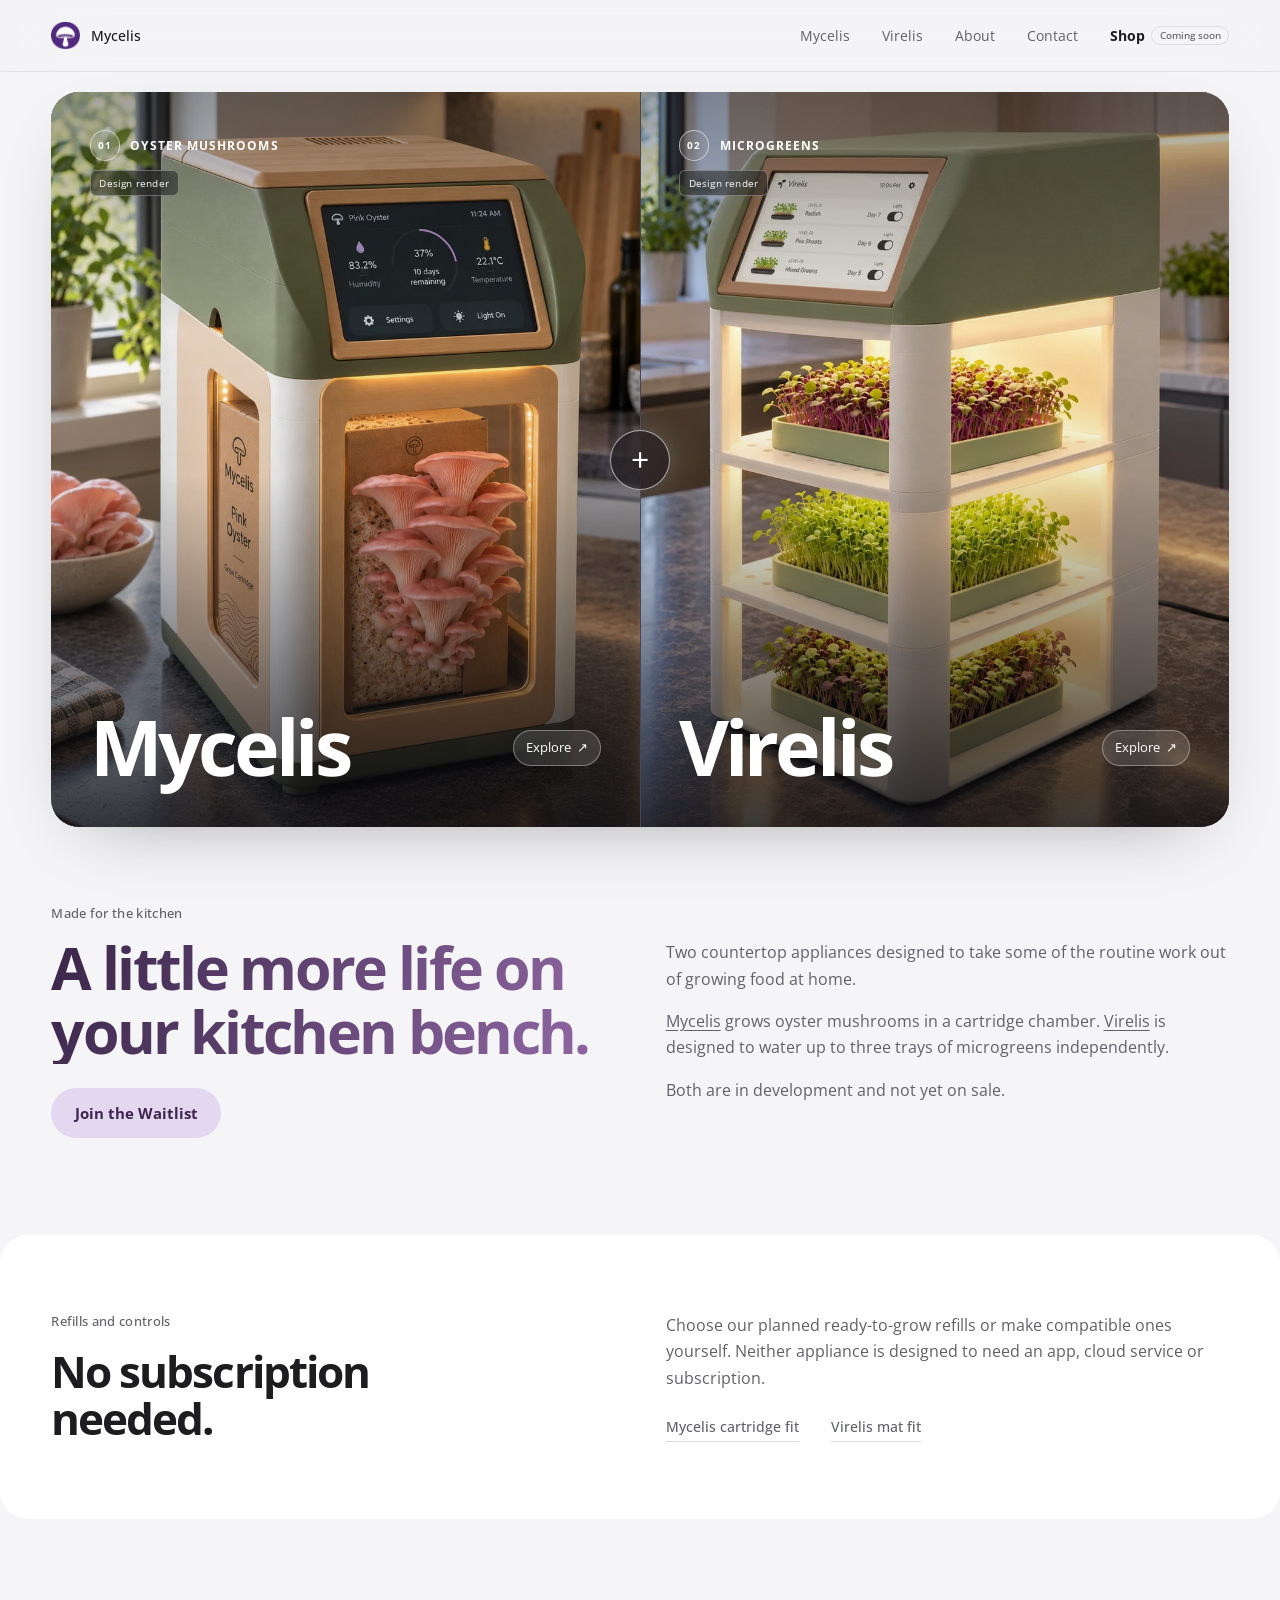
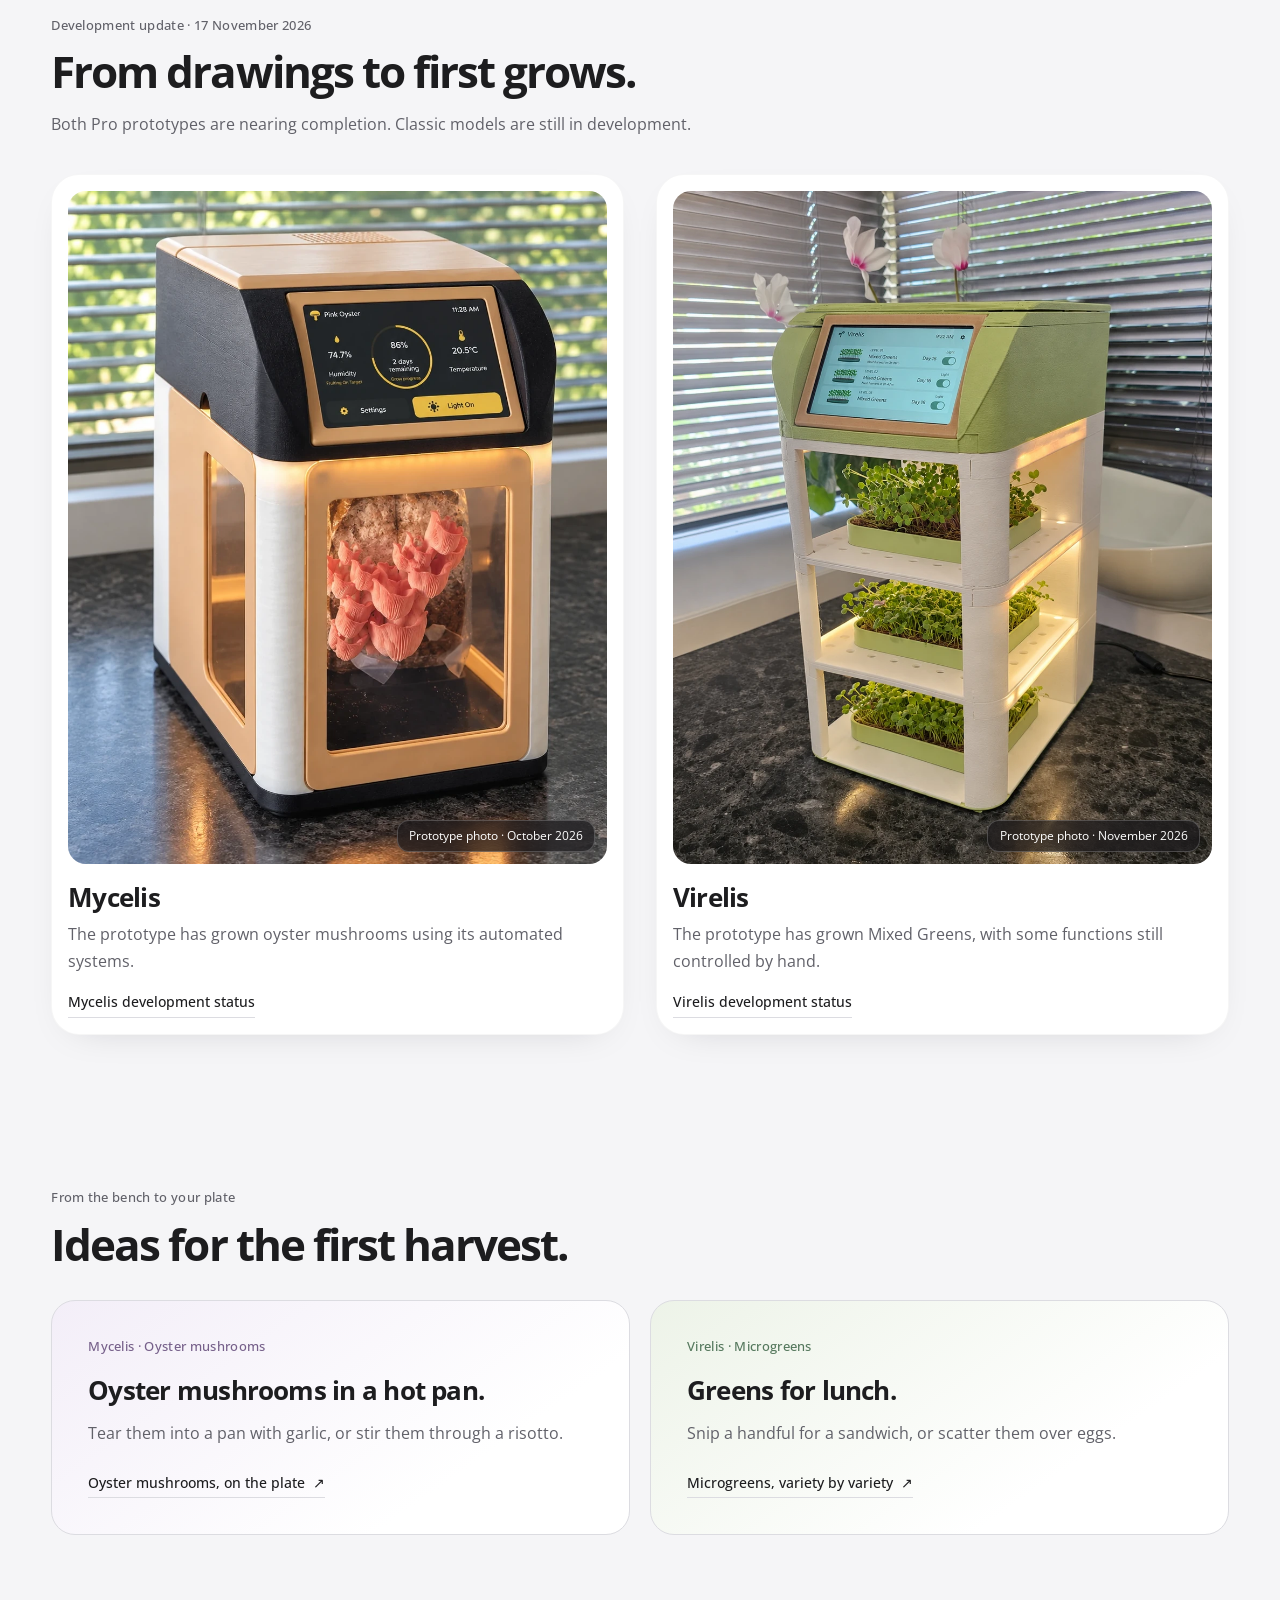
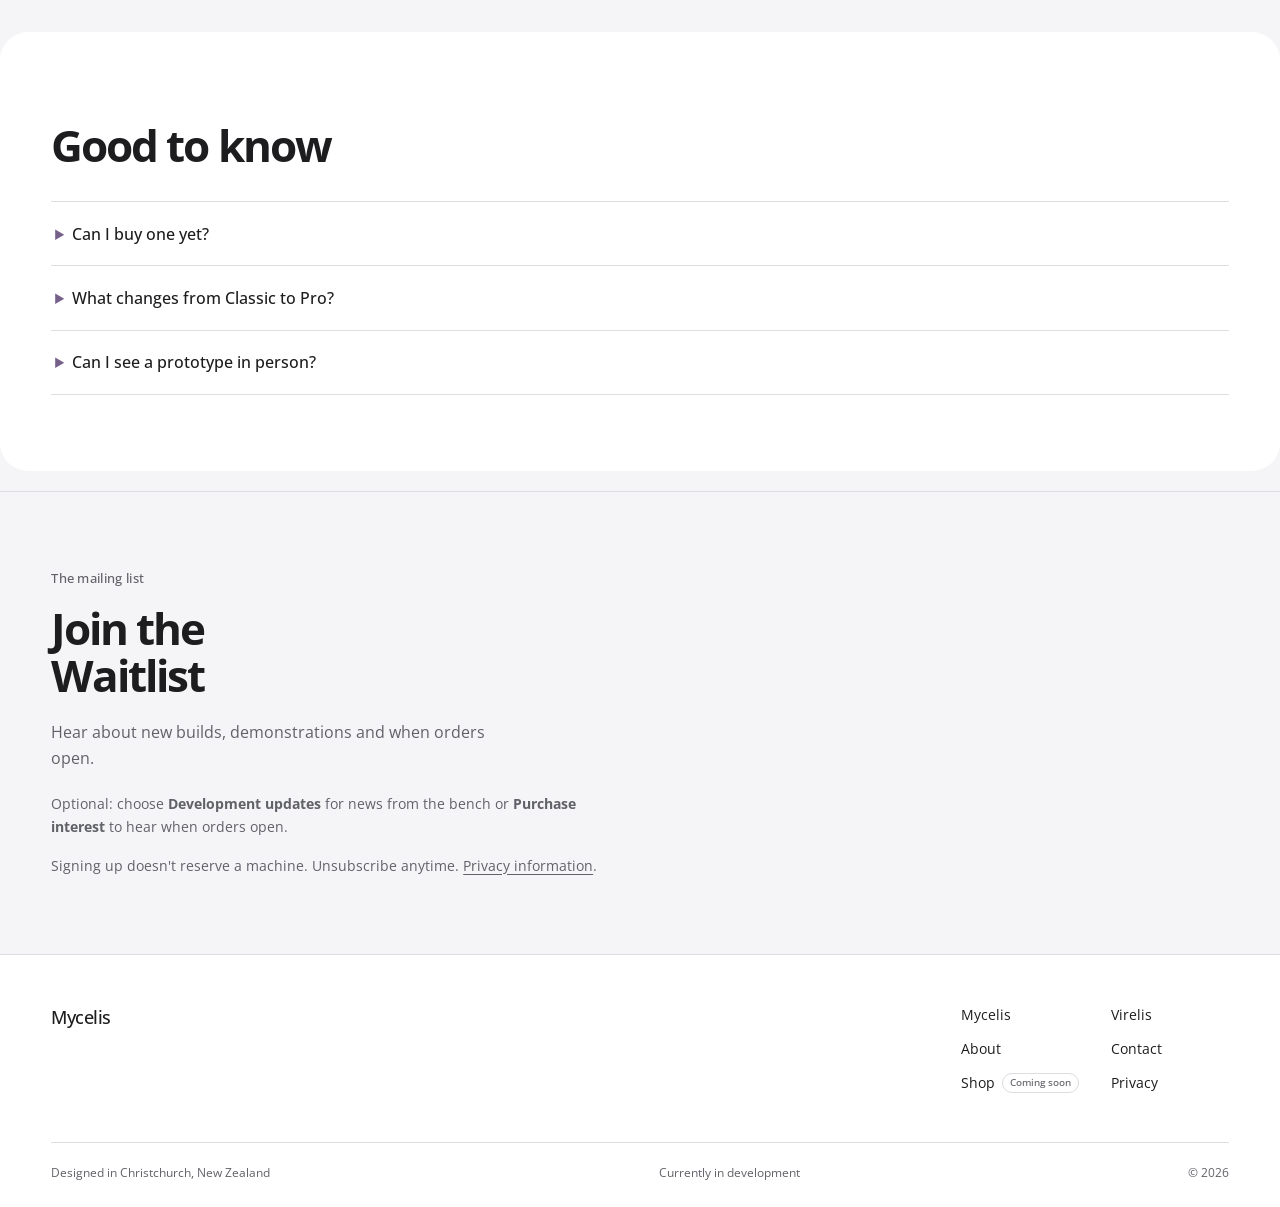
<file: index.html>
<!doctype html>
<html lang="en-NZ">
  <head>
    <meta charset="utf-8">
    <meta name="viewport" content="width=device-width, initial-scale=1">
    <title>Mycelis | Kitchen appliances for mushrooms and microgreens</title>
    <meta name="description" content="Meet Mycelis for oyster mushrooms and Virelis for microgreens: two countertop kitchen appliances designed to make home growing simpler to manage. In development.">
    <link rel="canonical" href="https://mycelis.co.nz/">
    <link rel="icon" href="assets/mycelis/logo.avif" type="image/avif">
    <meta name="theme-color" content="#f5f5f7">
    <meta property="og:type" content="website"><meta property="og:site_name" content="Mycelis">
    <meta property="og:title" content="Mycelis | Kitchen appliances for mushrooms and microgreens">
    <meta property="og:description" content="Kitchen appliances by Mycelis, designed to make home growing simpler to manage. Choose oyster mushrooms with Mycelis or microgreens with Virelis. In development.">
    <meta property="og:url" content="https://mycelis.co.nz/">
    <meta property="og:image" content="https://mycelis.co.nz/assets/branding/og-preview.png">
    <meta name="twitter:card" content="summary_large_image">
    <meta name="twitter:title" content="Mycelis | Kitchen appliances for mushrooms and microgreens">
    <meta name="twitter:description" content="Kitchen appliances by Mycelis, designed to make home growing simpler to manage. Choose oyster mushrooms with Mycelis or microgreens with Virelis. In development.">
    <meta name="twitter:image" content="https://mycelis.co.nz/assets/branding/og-preview.png">
    <link rel="stylesheet" href="css/styles.css?v=20261120-editorial">
    <script src="js/main.js" defer></script>
  </head>
  <body class="page-home">
    <a class="skip-link" href="#main">Skip to content</a>

    <header class="site-header" data-header>
      <div class="nav-shell">
        <a class="wordmark" href="index.html" aria-label="Mycelis home">
          <img src="assets/mycelis/logo.avif" alt="" width="42" height="42">
          <span>Mycelis</span>
        </a>
        <button class="menu-button" type="button" aria-expanded="false" aria-controls="primary-nav" data-menu-button>
          <span class="menu-label">Menu</span><span class="menu-lines" aria-hidden="true"></span>
        </button>
        <nav class="primary-nav" id="primary-nav" aria-label="Primary navigation" data-menu>
          <a href="mycelis.html">Mycelis</a>
          <a href="virelis.html">Virelis</a>
          <a href="about.html">About</a>
          <a href="contact.html">Contact</a><a class="nav-shop" href="https://mycelis-virelis-private-store.growmycelis.workers.dev/store" title="Coming soon · Password-protected sandbox preview" rel="nofollow">Shop <span class="shop-status">Coming soon</span></a>
        </nav>
      </div>
    </header>

    <main id="main">
      <section class="duel-hero" aria-label="Explore the two growing appliances">

        <a class="duel-panel duel-panel--mycelis" href="mycelis.html" aria-label="Explore Mycelis, the oyster mushroom growing appliance" data-product-panel>
          <figure class="duel-visual">
            <img class="duel-device" src="assets/mycelis/render-portrait.webp" alt="Green Mycelis appliance growing pink oyster mushrooms" width="1000" height="1250" fetchpriority="high">
          </figure>
          <div class="duel-copy">
            <p><span>01</span> Oyster mushrooms</p>
            <small class="duel-render-label">Design render</small>
            <div><strong class="duel-name">Mycelis</strong><span class="duel-link"><span>Explore</span><i aria-hidden="true">↗</i></span></div>
          </div>
        </a>

        <div class="duel-mark" aria-hidden="true">+</div>

        <a class="duel-panel duel-panel--virelis" href="virelis.html" aria-label="Explore Virelis, the microgreens growing appliance" data-product-panel>
          <figure class="duel-visual">
            <img class="duel-device" src="assets/virelis/render-portrait.webp" alt="Updated Virelis design render with a sage-green upper housing and three illuminated microgreens trays" width="1000" height="1250" fetchpriority="high">
          </figure>
          <div class="duel-copy">
            <p><span>02</span> Microgreens</p>
            <small class="duel-render-label">Design render</small>
            <div><strong class="duel-name">Virelis</strong><span class="duel-link"><span>Explore</span><i aria-hidden="true">↗</i></span></div>
          </div>
        </a>
      </section>

      <section class="content-split home-intro" aria-labelledby="intro-title">
        <div class="home-intro-heading">
          <p class="section-index">Made for the kitchen</p>
          <h1 id="intro-title">A little more life on your kitchen bench.</h1>
          <a class="solid-link solid-link--purple" href="#waitlist">Join the Waitlist</a>
        </div>
        <div class="prose">
          <p>Two countertop appliances designed to take some of the routine work out of growing food at home.</p>
          <p><a href="mycelis.html">Mycelis</a> grows oyster mushrooms in a cartridge chamber. <a href="virelis.html">Virelis</a> is designed to water up to three trays of microgreens independently.</p>
          <p>Both are in development and not yet on sale.</p>
        </div>
      </section>

      <section class="content-split grow-your-way" aria-labelledby="home-diy-title">
        <div><p class="section-index">Refills and controls</p><h2 id="home-diy-title">No subscription needed.</h2></div>
        <div class="prose">
          <p>Choose our planned ready-to-grow refills or make compatible ones yourself. Neither appliance is designed to need an app, cloud service or subscription.</p>
          <div class="text-links"><a class="arrow-link" href="mycelis.html#mycelis-compatibility">Mycelis cartridge fit</a><a class="arrow-link" href="virelis.html#virelis-compatibility">Virelis mat fit</a></div>
        </div>
      </section>

      <section class="development-overview" aria-labelledby="prototype-title">
        <div class="development-overview-heading">
          <p class="section-index">Development update · 17 November 2026</p>
          <h2 id="prototype-title">From drawings to first grows.</h2>
          <p>Both Pro prototypes are nearing completion. Classic models are still in development.</p>
        </div>
        <div class="prototype-grid">
          <article class="prototype-card">
            <figure>
              <img src="assets/mycelis/prototype-portrait.webp" alt="October 2026 Mycelis prototype growing pink oyster mushrooms, with its screen and chamber light on" width="1000" height="1250" loading="lazy">
              <figcaption>Prototype photo · October 2026</figcaption>
            </figure>
            <h3>Mycelis</h3>
            <p>The prototype has grown oyster mushrooms using its automated systems.</p>
            <a class="arrow-link" href="mycelis.html#mycelis-prototype-title">Mycelis development status</a>
          </article>
          <article class="prototype-card">
            <figure>
              <img src="assets/virelis/prototype-growing-nov-2026.webp" alt="November 2026 Virelis prototype growing microgreens on three illuminated shelves, with a touchscreen" width="1000" height="1250" loading="lazy">
              <figcaption>Prototype photo · November 2026</figcaption>
            </figure>
            <h3>Virelis</h3>
            <p>The prototype has grown Mixed Greens, with some functions still controlled by hand.</p>
            <a class="arrow-link" href="virelis.html#virelis-development-title">Virelis development status</a>
          </article>
        </div>
      </section>

      <section class="food-overview" aria-labelledby="home-food-title">
        <div class="section-heading">
          <p class="section-index">From the bench to your plate</p>
          <h2 id="home-food-title">Ideas for the first harvest.</h2>
          </div>
        <div class="food-grid">
          <article class="food-card food-card--mycelis">
            <p class="product-name product-name--mycelis">Mycelis · Oyster mushrooms</p>
            <h3>Oyster mushrooms in a hot pan.</h3>
            <p>Tear them into a pan with garlic, or stir them through a risotto.</p>
            <a class="arrow-link" href="mycelis.html#mycelis-food">Oyster mushrooms, on the plate <span aria-hidden="true">↗</span></a>
          </article>
          <article class="food-card food-card--virelis">
            <p class="product-name product-name--virelis">Virelis · Microgreens</p>
            <h3>Greens for lunch.</h3>
            <p>Snip a handful for a sandwich, or scatter them over eggs.</p>
            <a class="arrow-link" href="virelis.html#virelis-food">Microgreens, variety by variety <span aria-hidden="true">↗</span></a>
          </article>
        </div>
      </section>

      <section class="faq-section" aria-labelledby="home-questions-title">
        <div class="section-heading"><h2 id="home-questions-title">Good to know</h2></div>
        <div class="faq-list">
          <details><summary>Can I buy one yet?</summary><div class="prose"><p>No. Both machines are in development, and orders and preorders are not open. The Shop button leads to a password-protected preview, not a live checkout.</p></div></details>
          <details><summary>What changes from Classic to Pro?</summary><div class="prose"><p>Both are designed to handle routine growing tasks. Classic uses tactile controls. Pro adds a touchscreen, light scheduling and harvest estimates. Compare <a href="mycelis.html#mycelis-models">Mycelis models</a> and <a href="virelis.html#virelis-models">Virelis models</a>.</p></div></details>
          <details><summary>Can I see a prototype in person?</summary><div class="prose"><p>We plan to show them at Sunday markets, but no event is confirmed. <a href="#waitlist">Join the waitlist</a> for announcements or see <a href="about.html#availability">what's planned</a>.</p></div></details>
        </div>
      </section>

      <section class="waitlist" id="waitlist" aria-labelledby="waitlist-title">
        <div class="waitlist-copy">
          <div class="waitlist-heading">
          <p class="section-index">The mailing list</p>
          <h2 id="waitlist-title">Join the Waitlist</h2>
          <p>Hear about new builds, demonstrations and when orders open.</p>
          </div>
          <div class="waitlist-notes">
          <p class="signup-note" id="signup-preference-note">Optional: choose <strong>Development updates</strong> for news from the bench or <strong>Purchase interest</strong> to hear when orders open.</p>
          <p class="signup-note">Signing up doesn't reserve a machine. Unsubscribe anytime. <a class="inline-link" href="privacy.html">Privacy information</a>.</p>
          </div>
        </div>
        <div class="waitlist-form-slot">
          <div class="waitlist-embed" aria-label="Join the Mycelis and Virelis mailing list" aria-describedby="signup-preference-note">
            <script async src="https://eocampaign1.com/form/ec371e40-a904-11f1-9cf6-f92ba149cddb.js" data-form="ec371e40-a904-11f1-9cf6-f92ba149cddb"></script>
            <noscript><p>JavaScript is required to load the signup form. You can also email <a href="mailto:hello@mycelis.co.nz">hello@mycelis.co.nz</a>.</p></noscript>
          </div>
        </div>
      </section>
    </main>

    <footer class="site-footer">
      <div class="footer-primary">
        <a class="footer-mark" href="index.html">Mycelis</a>
        <nav aria-label="Footer navigation"><a href="mycelis.html">Mycelis</a><a href="virelis.html">Virelis</a><a href="about.html">About</a><a href="contact.html">Contact</a><a class="nav-shop" href="https://mycelis-virelis-private-store.growmycelis.workers.dev/store" title="Coming soon · Password-protected sandbox preview" rel="nofollow">Shop <span class="shop-status">Coming soon</span></a><a href="privacy.html">Privacy</a></nav>
      </div>
      <div class="footer-meta"><span>Designed in Christchurch, New Zealand</span><span>Currently in development</span><span>© 2026</span></div>
    </footer>
  </body>
</html>
</file>
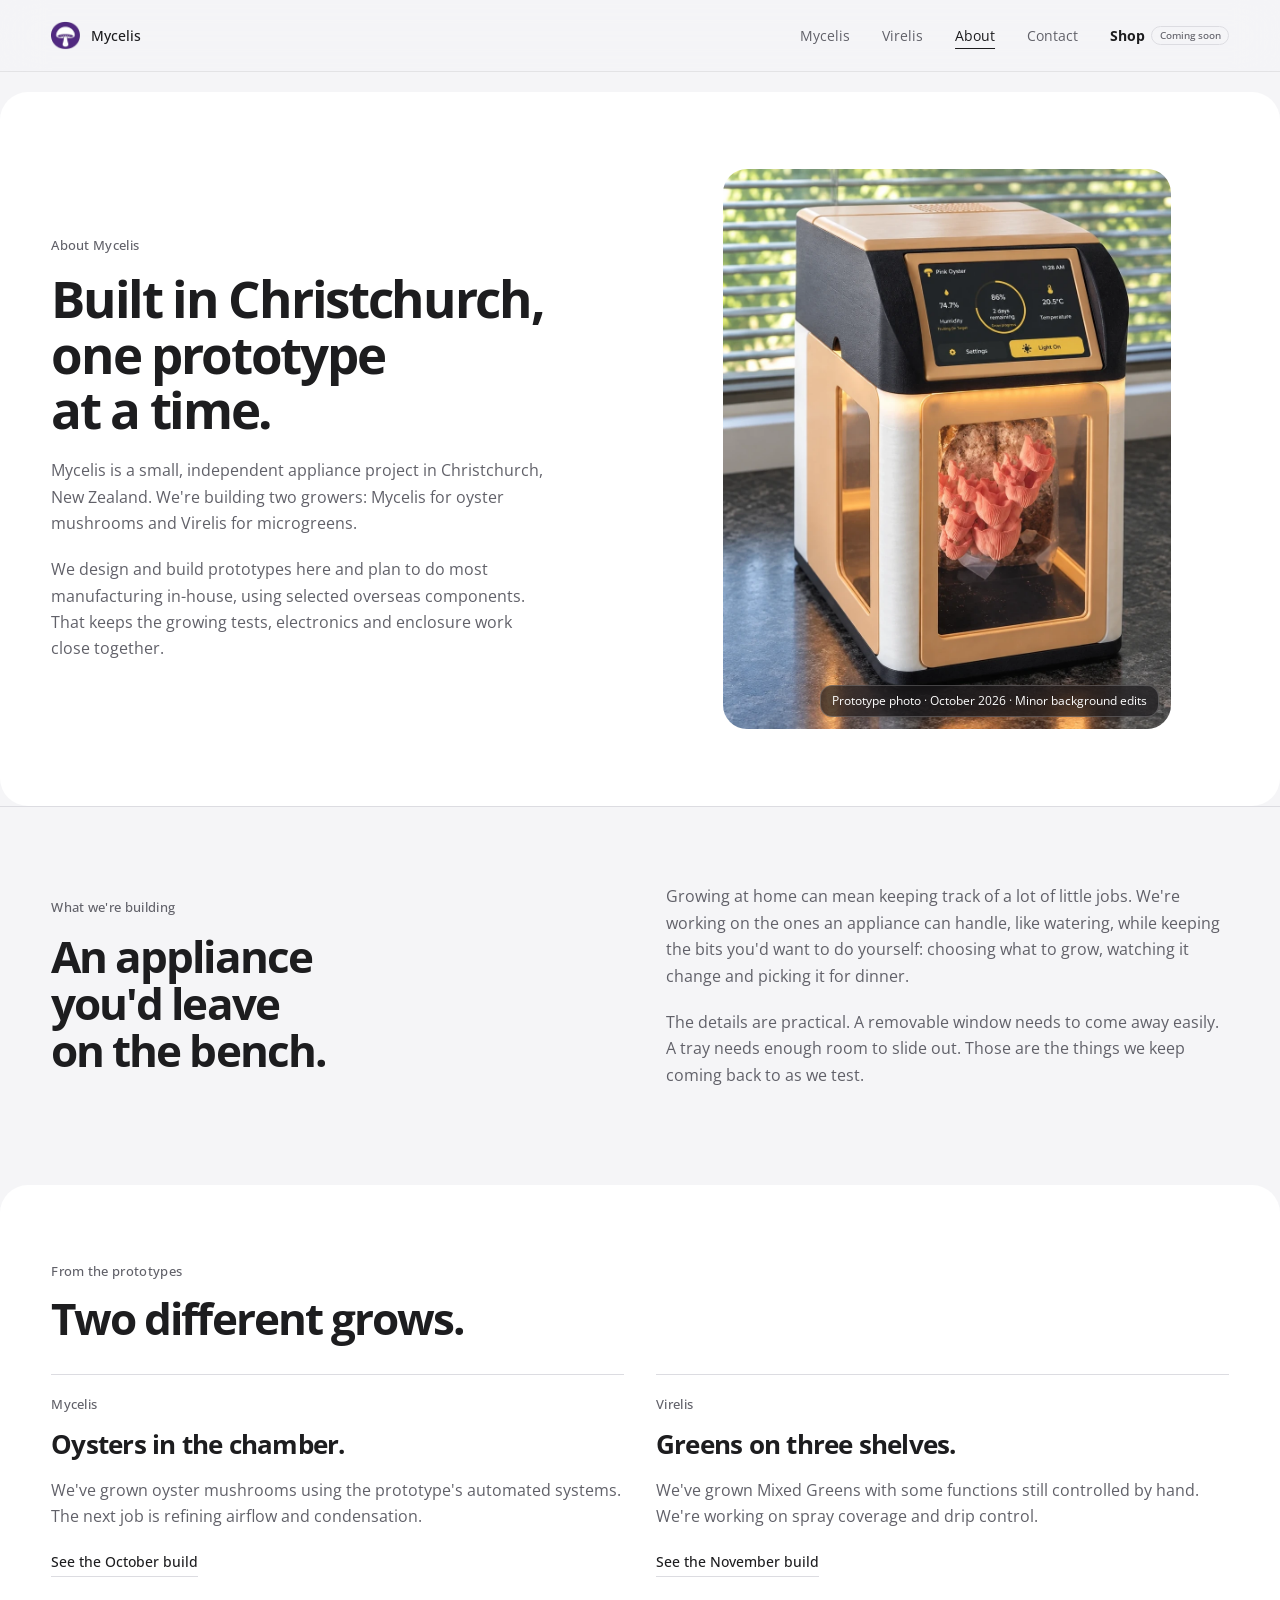
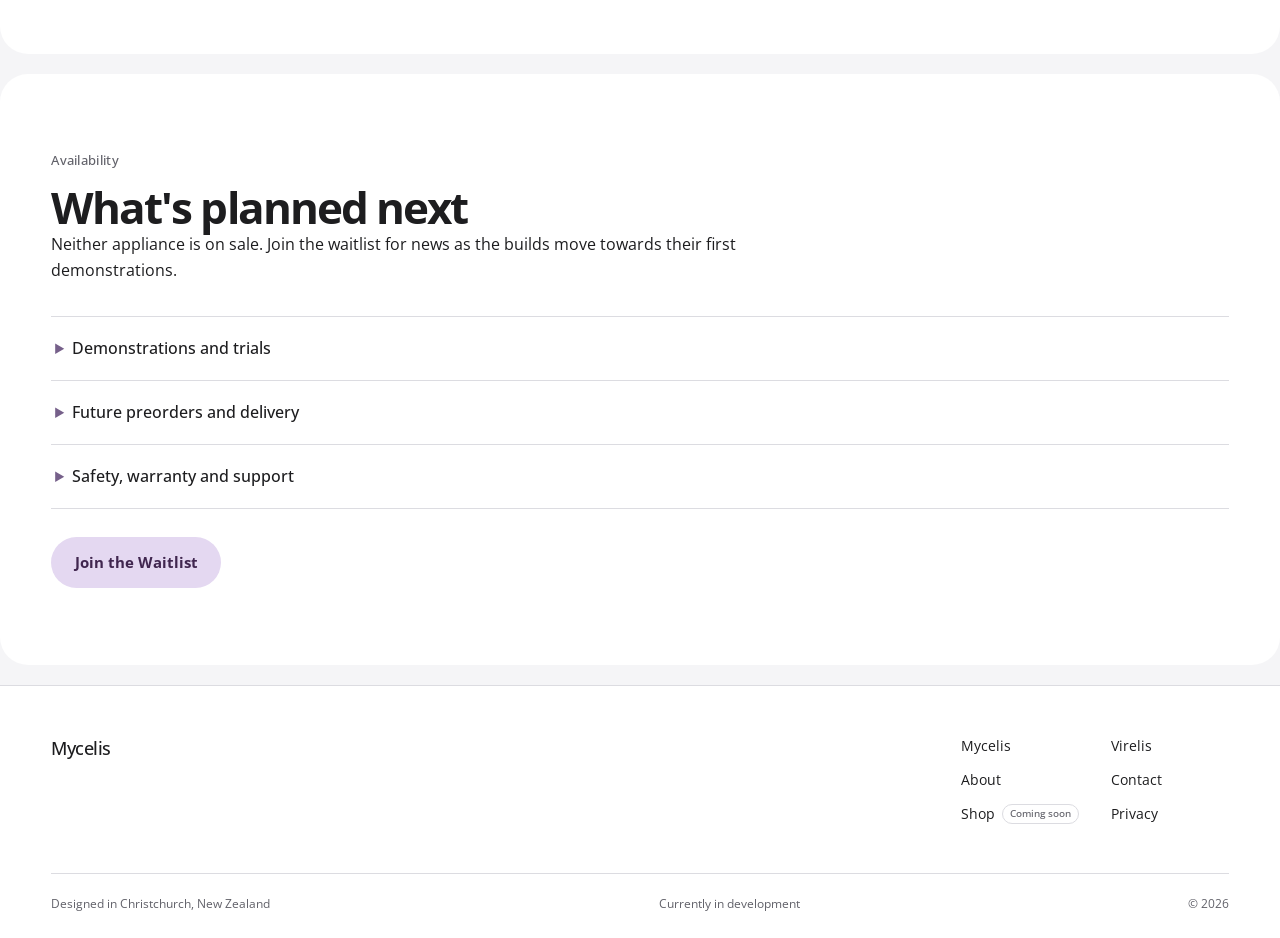
<file: about.html>
<!doctype html>
<html lang="en-NZ">
  <head>
    <meta charset="utf-8">
    <meta name="viewport" content="width=device-width, initial-scale=1">
    <title>About | Mycelis</title>
    <meta name="description" content="Meet the Christchurch project developing the Mycelis mushroom grower and Virelis microgreens grower. See the prototypes and what's planned next.">
    <link rel="canonical" href="https://mycelis.co.nz/about.html">
    <link rel="icon" href="assets/mycelis/logo.avif" type="image/avif"><meta name="theme-color" content="#f5f5f7">
    <meta property="og:type" content="website"><meta property="og:site_name" content="Mycelis"><meta property="og:title" content="About | Mycelis"><meta property="og:description" content="Meet the Christchurch project developing the Mycelis mushroom grower and Virelis microgreens grower. See the prototypes and what's planned next."><meta property="og:url" content="https://mycelis.co.nz/about.html"><meta property="og:image" content="https://mycelis.co.nz/assets/branding/og-preview.png">
    <meta name="twitter:card" content="summary_large_image"><meta name="twitter:title" content="About | Mycelis"><meta name="twitter:description" content="Meet the Christchurch project developing the Mycelis mushroom grower and Virelis microgreens grower. See the prototypes and what's planned next."><meta name="twitter:image" content="https://mycelis.co.nz/assets/branding/og-preview.png">
    <link rel="stylesheet" href="css/styles.css?v=20261120-editorial"><script src="js/main.js" defer></script>
  </head>
  <body class="page-about">
    <a class="skip-link" href="#main">Skip to content</a>
    <header class="site-header" data-header><div class="nav-shell"><a class="wordmark" href="index.html" aria-label="Mycelis home"><img src="assets/mycelis/logo.avif" alt="" width="42" height="42"><span>Mycelis</span></a><button class="menu-button" type="button" aria-expanded="false" aria-controls="primary-nav" data-menu-button><span class="menu-label">Menu</span><span class="menu-lines" aria-hidden="true"></span></button><nav class="primary-nav" id="primary-nav" aria-label="Primary navigation" data-menu><a href="mycelis.html">Mycelis</a><a href="virelis.html">Virelis</a><a href="about.html" aria-current="page">About</a><a href="contact.html">Contact</a><a class="nav-shop" href="https://mycelis-virelis-private-store.growmycelis.workers.dev/store" title="Coming soon · Password-protected sandbox preview" rel="nofollow">Shop <span class="shop-status">Coming soon</span></a></nav></div></header>

    <main id="main">
      <section class="about-hero about-hero--with-image about-hero--prototype" aria-labelledby="about-title">
        <div class="about-hero-copy">
          <div class="about-intro"><p class="section-index">About Mycelis</p><h1 id="about-title">Built in Christchurch, one prototype at a time.</h1></div>
          <div class="about-hero-notes">
            <p>Mycelis is a small, independent appliance project in Christchurch, New Zealand. We're building two growers: Mycelis for oyster mushrooms and Virelis for microgreens.</p>
            <p>We design and build prototypes here and plan to do most manufacturing in-house, using selected overseas components. That keeps the growing tests, electronics and enclosure work close together.</p>
          </div>
        </div>
        <figure><img src="assets/mycelis/prototype-portrait.webp" alt="October Mycelis prototype with pink oyster mushrooms growing in the illuminated chamber" width="1000" height="1250" fetchpriority="high"><figcaption>Prototype photo · October 2026 · Minor background edits</figcaption></figure>
      </section>

      <section class="design-intent" aria-labelledby="intent-title">
        <div><p class="section-index">What we're building</p><h2 id="intent-title">An appliance you'd leave on the bench.</h2></div>
        <div><p>Growing at home can mean keeping track of a lot of little jobs. We're working on the ones an appliance can handle, like watering, while keeping the bits you'd want to do yourself: choosing what to grow, watching it change and picking it for dinner.</p><p>The details are practical. A removable window needs to come away easily. A tray needs enough room to slide out. Those are the things we keep coming back to as we test.</p></div>
      </section>

      <section class="build-notes" aria-labelledby="build-notes-title">
        <div class="section-heading"><p class="section-index">From the prototypes</p><h2 id="build-notes-title">Two different grows.</h2></div>
        <div class="build-notes-grid">
          <article><p class="section-index">Mycelis</p><h3>Oysters in the chamber.</h3><p>We've grown oyster mushrooms using the prototype's automated systems. The next job is refining airflow and condensation.</p><a class="arrow-link" href="mycelis.html#mycelis-prototype-title">See the October build</a></article>
          <article><p class="section-index">Virelis</p><h3>Greens on three shelves.</h3><p>We've grown Mixed Greens with some functions still controlled by hand. We're working on spray coverage and drip control.</p><a class="arrow-link" href="virelis.html#virelis-development-title">See the November build</a></article>
        </div>
      </section>

      <section class="faq-section" id="availability" aria-labelledby="availability-title">
        <div class="section-heading"><p class="section-index">Availability</p><h2 id="availability-title">What's planned next</h2><p>Neither appliance is on sale. Join the waitlist for news as the builds move towards their first demonstrations.</p></div>
        <div class="faq-list">
          <details><summary>Demonstrations and trials</summary><div class="prose"><p>We're planning supervised Sunday market demonstrations. No date is confirmed. Customer loans and in-home trials will wait until electrical safety has been assessed. Registering interest doesn't book a demo or trial.</p></div></details>
          <details><summary>Future preorders and delivery</summary><div class="prose"><p>We're planning refundable, full-payment preorders once the designs, supply and production capacity are ready. Exact terms and the opening date are not confirmed. Delivery across New Zealand is planned; rates will be confirmed before orders open.</p></div></details>
          <details><summary>Safety, warranty and support</summary><div class="prose"><p>All four models still need qualified electrical and product safety review before customer use. No formal approval has been obtained. We're planning a one-year warranty alongside your Consumer Guarantees Act rights. Final terms and care guidance will be published before sales. In the meantime, <a href="contact.html">send us a question</a>.</p></div></details>
        </div>
        <div class="hero-actions"><a class="solid-link solid-link--purple" href="index.html#waitlist">Join the Waitlist</a></div>
      </section>
    </main>

    <footer class="site-footer"><div class="footer-primary"><a class="footer-mark" href="index.html">Mycelis</a><nav aria-label="Footer navigation"><a href="mycelis.html">Mycelis</a><a href="virelis.html">Virelis</a><a href="about.html">About</a><a href="contact.html">Contact</a><a class="nav-shop" href="https://mycelis-virelis-private-store.growmycelis.workers.dev/store" title="Coming soon · Password-protected sandbox preview" rel="nofollow">Shop <span class="shop-status">Coming soon</span></a><a href="privacy.html">Privacy</a></nav></div><div class="footer-meta"><span>Designed in Christchurch, New Zealand</span><span>Currently in development</span><span>© 2026</span></div></footer>
  </body>
</html>
</file>
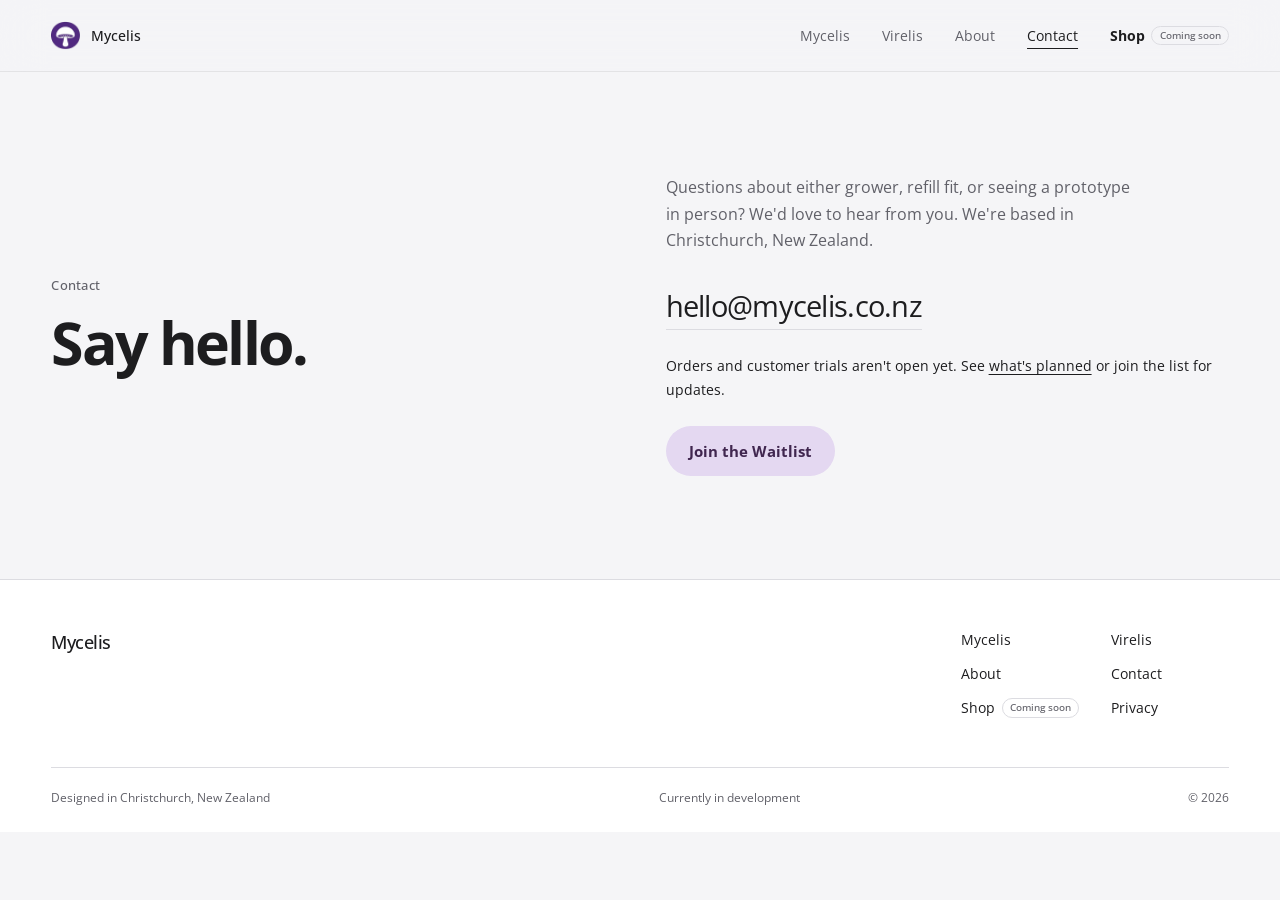
<file: contact.html>
<!doctype html>
<html lang="en-NZ">
  <head>
    <meta charset="utf-8">
    <meta name="viewport" content="width=device-width, initial-scale=1">
    <title>Contact | Mycelis</title>
    <meta name="description" content="Contact Mycelis and Virelis in Christchurch, New Zealand.">
    <link rel="canonical" href="https://mycelis.co.nz/contact.html">
    <link rel="icon" href="assets/mycelis/logo.avif" type="image/avif"><meta name="theme-color" content="#f5f5f7">
    <meta property="og:type" content="website"><meta property="og:site_name" content="Mycelis"><meta property="og:title" content="Contact | Mycelis"><meta property="og:description" content="Contact Mycelis and Virelis in Christchurch, New Zealand."><meta property="og:url" content="https://mycelis.co.nz/contact.html"><meta property="og:image" content="https://mycelis.co.nz/assets/branding/og-preview.png">
    <meta name="twitter:card" content="summary_large_image"><meta name="twitter:title" content="Contact | Mycelis"><meta name="twitter:description" content="Contact Mycelis and Virelis in Christchurch, New Zealand."><meta name="twitter:image" content="https://mycelis.co.nz/assets/branding/og-preview.png">
    <link rel="stylesheet" href="css/styles.css?v=20261117-mobile-nutrition"><script src="js/main.js" defer></script>
  </head>
  <body class="page-contact">
    <a class="skip-link" href="#main">Skip to content</a>
    <header class="site-header" data-header><div class="nav-shell"><a class="wordmark" href="index.html" aria-label="Mycelis home"><img src="assets/mycelis/logo.avif" alt="" width="42" height="42"><span>Mycelis</span></a><button class="menu-button" type="button" aria-expanded="false" aria-controls="primary-nav" data-menu-button><span class="menu-label">Menu</span><span class="menu-lines" aria-hidden="true"></span></button><nav class="primary-nav" id="primary-nav" aria-label="Primary navigation" data-menu><a href="mycelis.html">Mycelis</a><a href="virelis.html">Virelis</a><a href="about.html">About</a><a href="contact.html" aria-current="page">Contact</a><a class="nav-shop" href="https://mycelis-virelis-private-store.growmycelis.workers.dev/store" title="Coming soon · Password-protected sandbox preview" rel="nofollow">Shop <span class="shop-status">Coming soon</span></a></nav></div></header>
    <main id="main">
      <section class="contact-main" aria-labelledby="contact-title">
        <div><p class="section-index">Contact</p><h1 id="contact-title">Say hello.</h1></div>
        <div class="contact-details">
          <p>Questions about either grower, refill fit, or seeing a prototype in person? We'd love to hear from you. We're based in Christchurch, New Zealand.</p>
          <a class="contact-email" href="mailto:hello@mycelis.co.nz">hello@mycelis.co.nz</a>
          <p class="contact-location">Orders and customer trials aren't open yet. See <a class="inline-link" href="about.html#availability">what's planned</a> or join the list for updates.</p>
          <a class="solid-link solid-link--purple" href="index.html#waitlist">Join the Waitlist</a>
        </div>
      </section>
    </main>
    <footer class="site-footer"><div class="footer-primary"><a class="footer-mark" href="index.html">Mycelis</a><nav aria-label="Footer navigation"><a href="mycelis.html">Mycelis</a><a href="virelis.html">Virelis</a><a href="about.html">About</a><a href="contact.html">Contact</a><a class="nav-shop" href="https://mycelis-virelis-private-store.growmycelis.workers.dev/store" title="Coming soon · Password-protected sandbox preview" rel="nofollow">Shop <span class="shop-status">Coming soon</span></a><a href="privacy.html">Privacy</a></nav></div><div class="footer-meta"><span>Designed in Christchurch, New Zealand</span><span>Currently in development</span><span>© 2026</span></div></footer>
  </body>
</html>
</file>
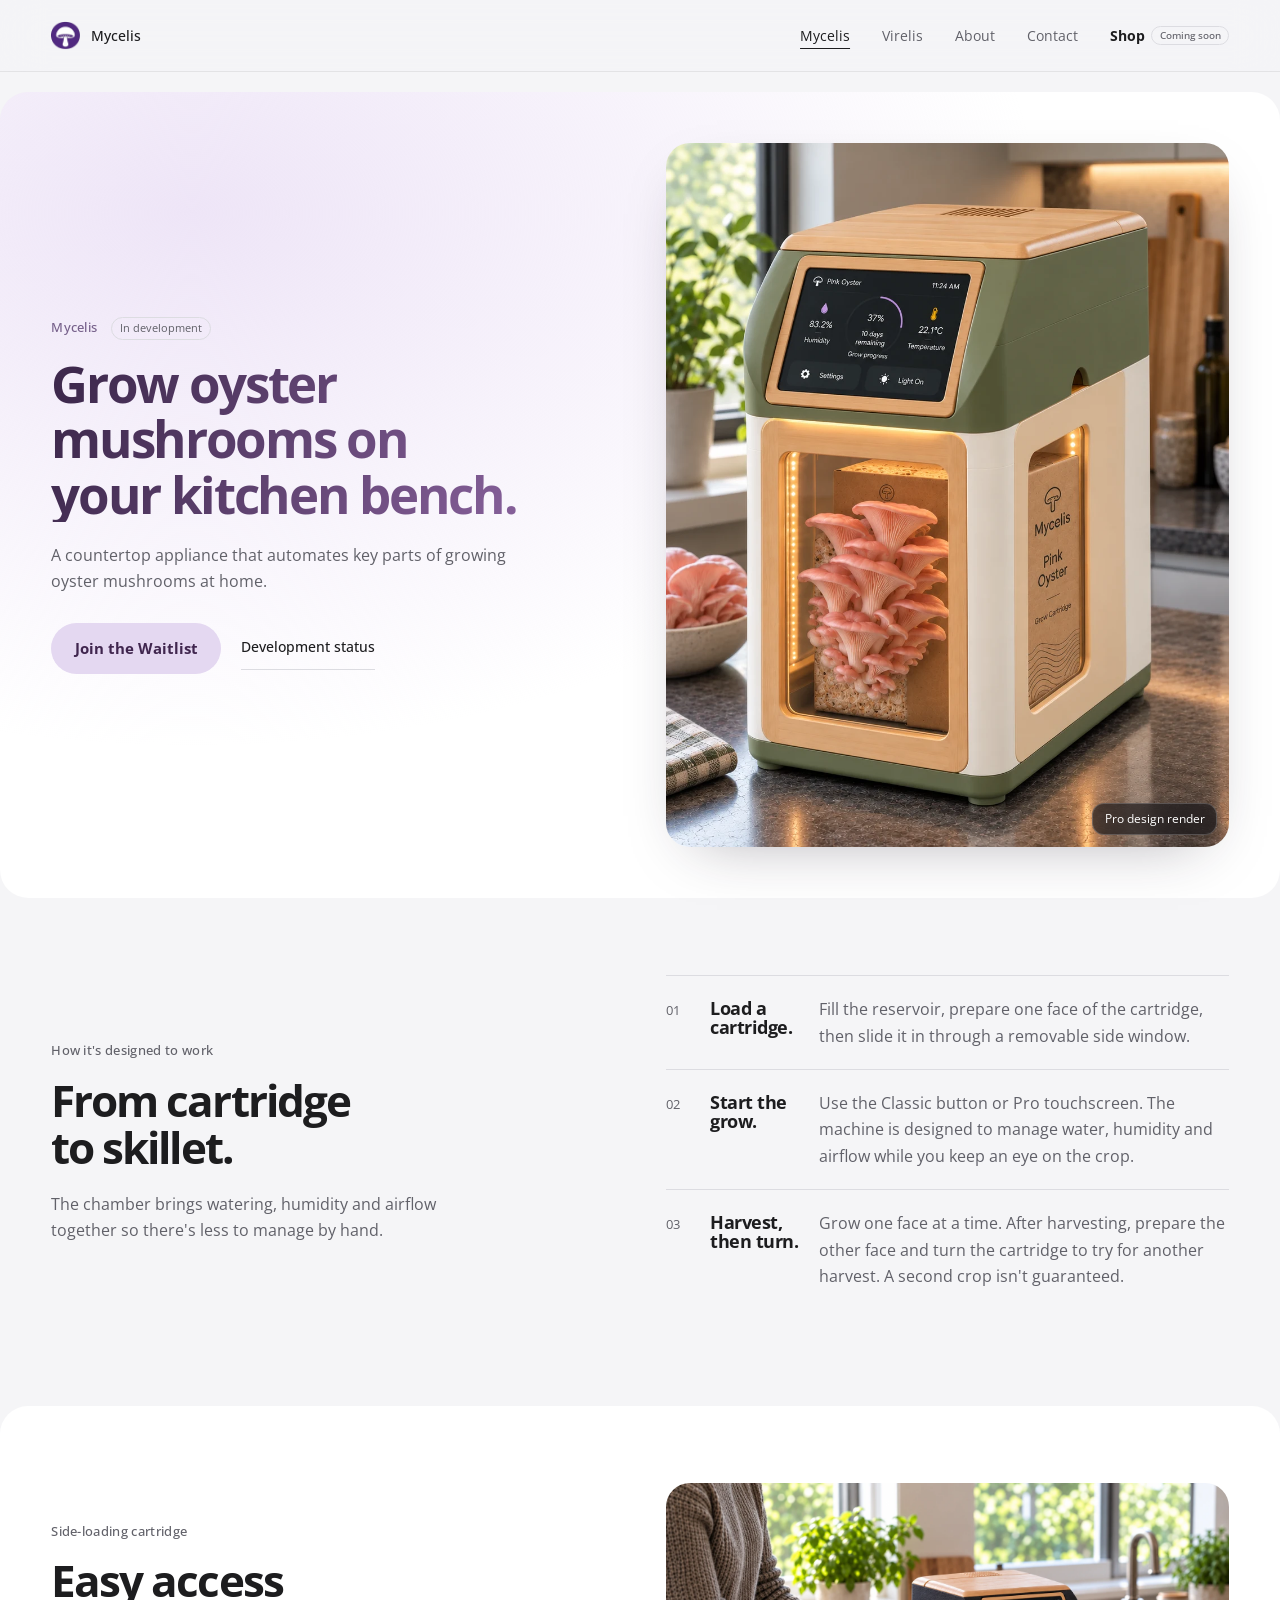
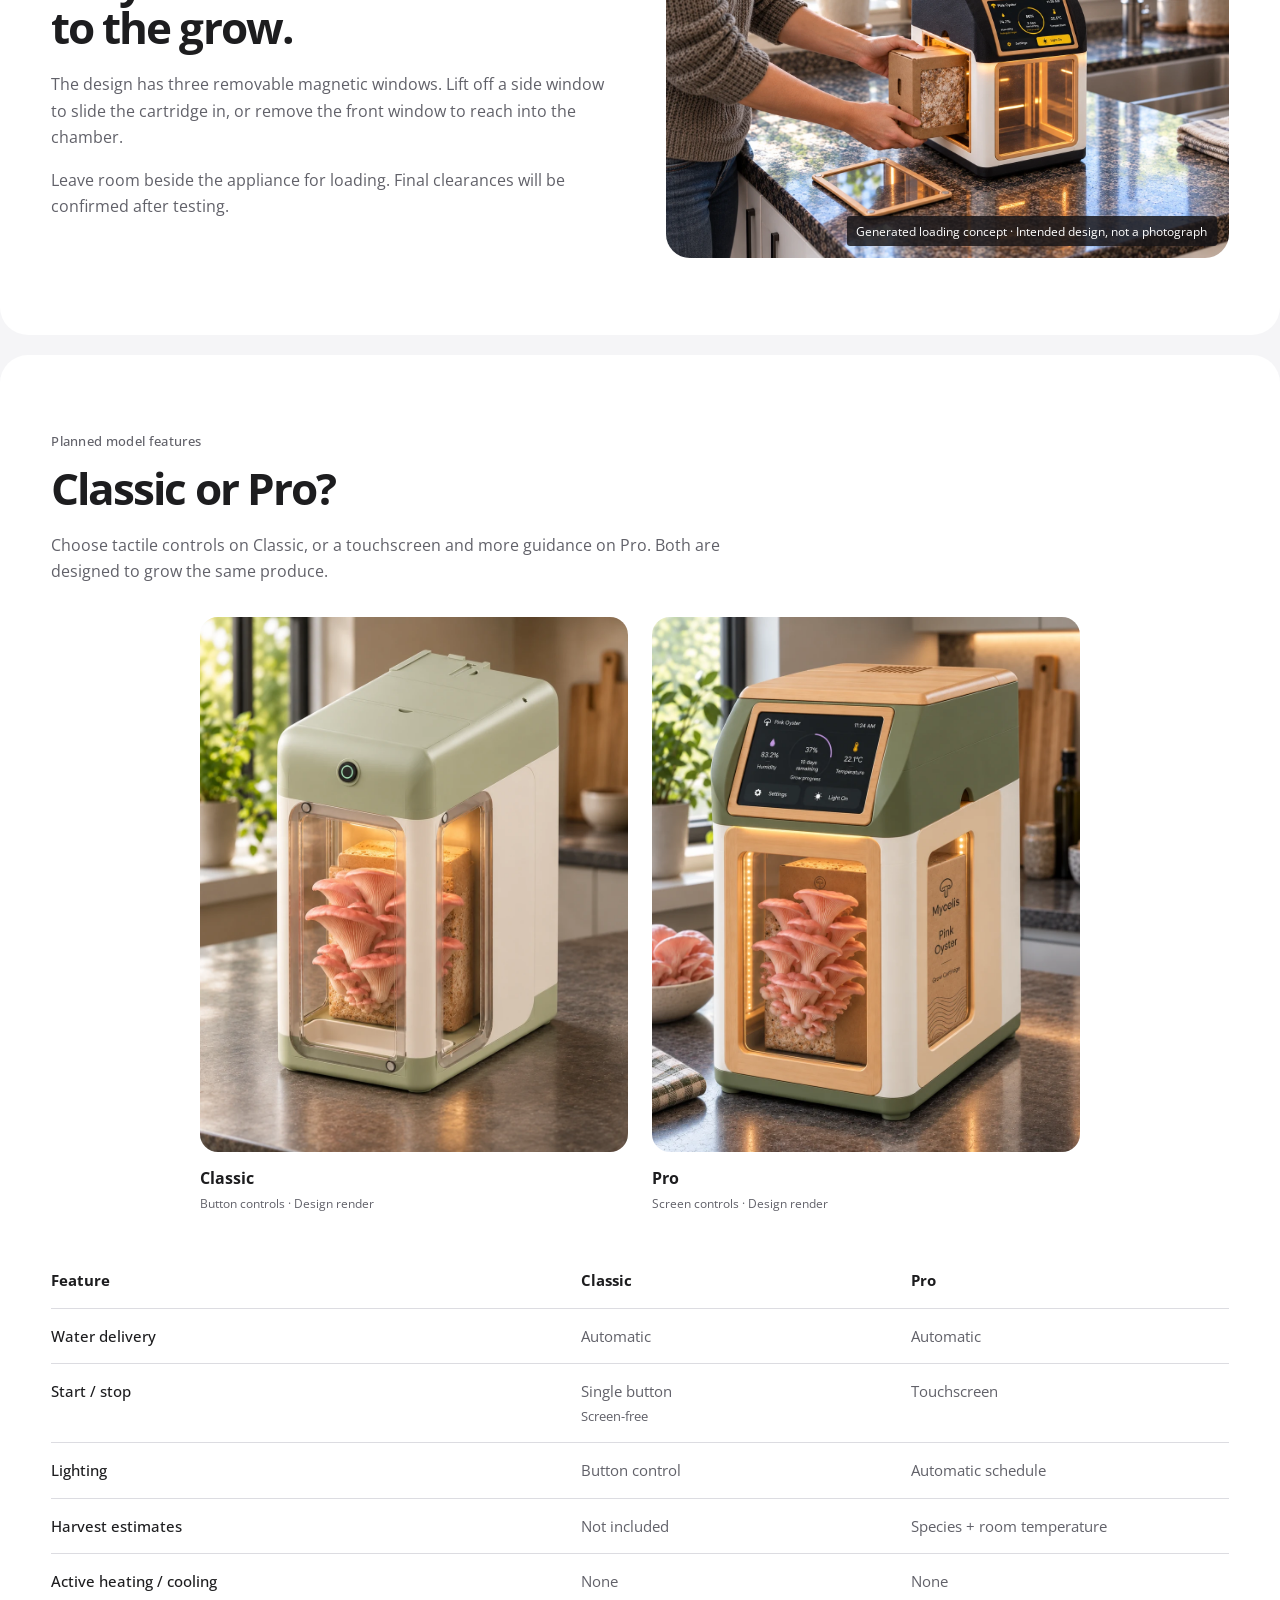
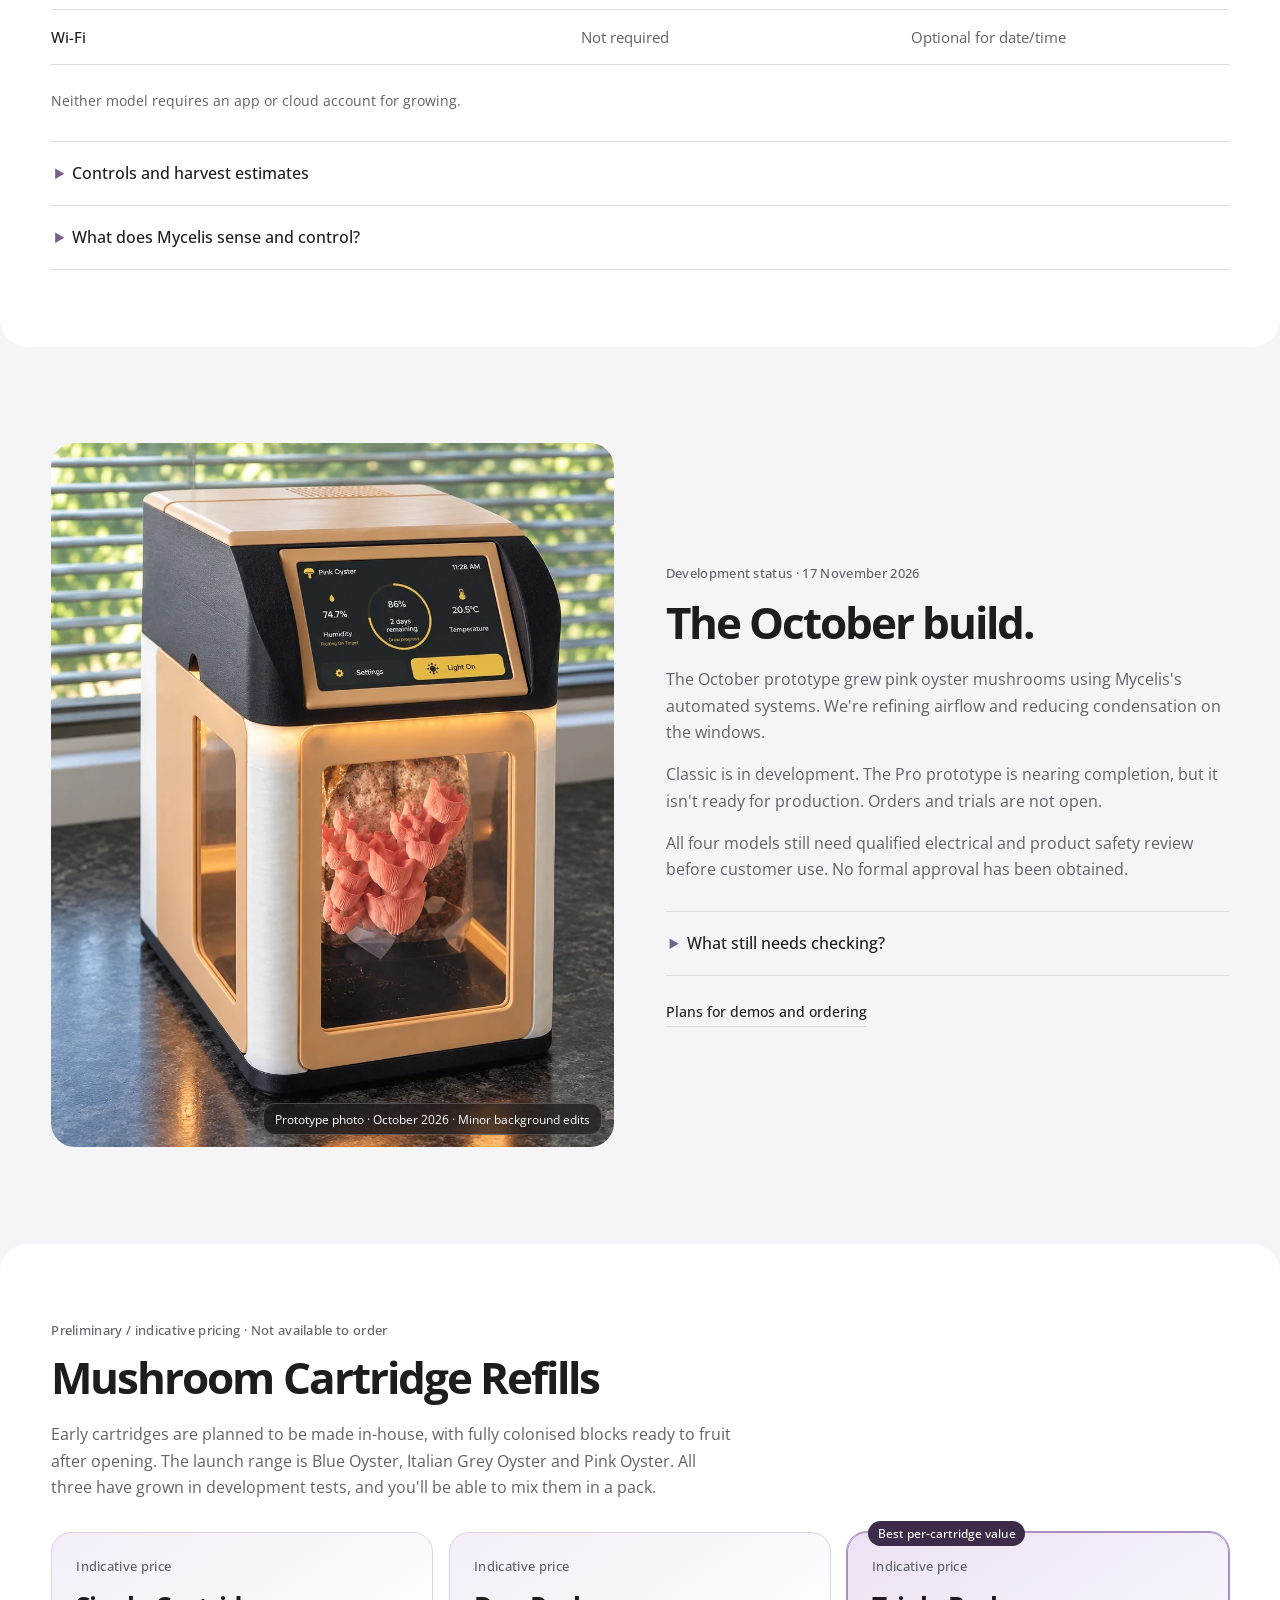
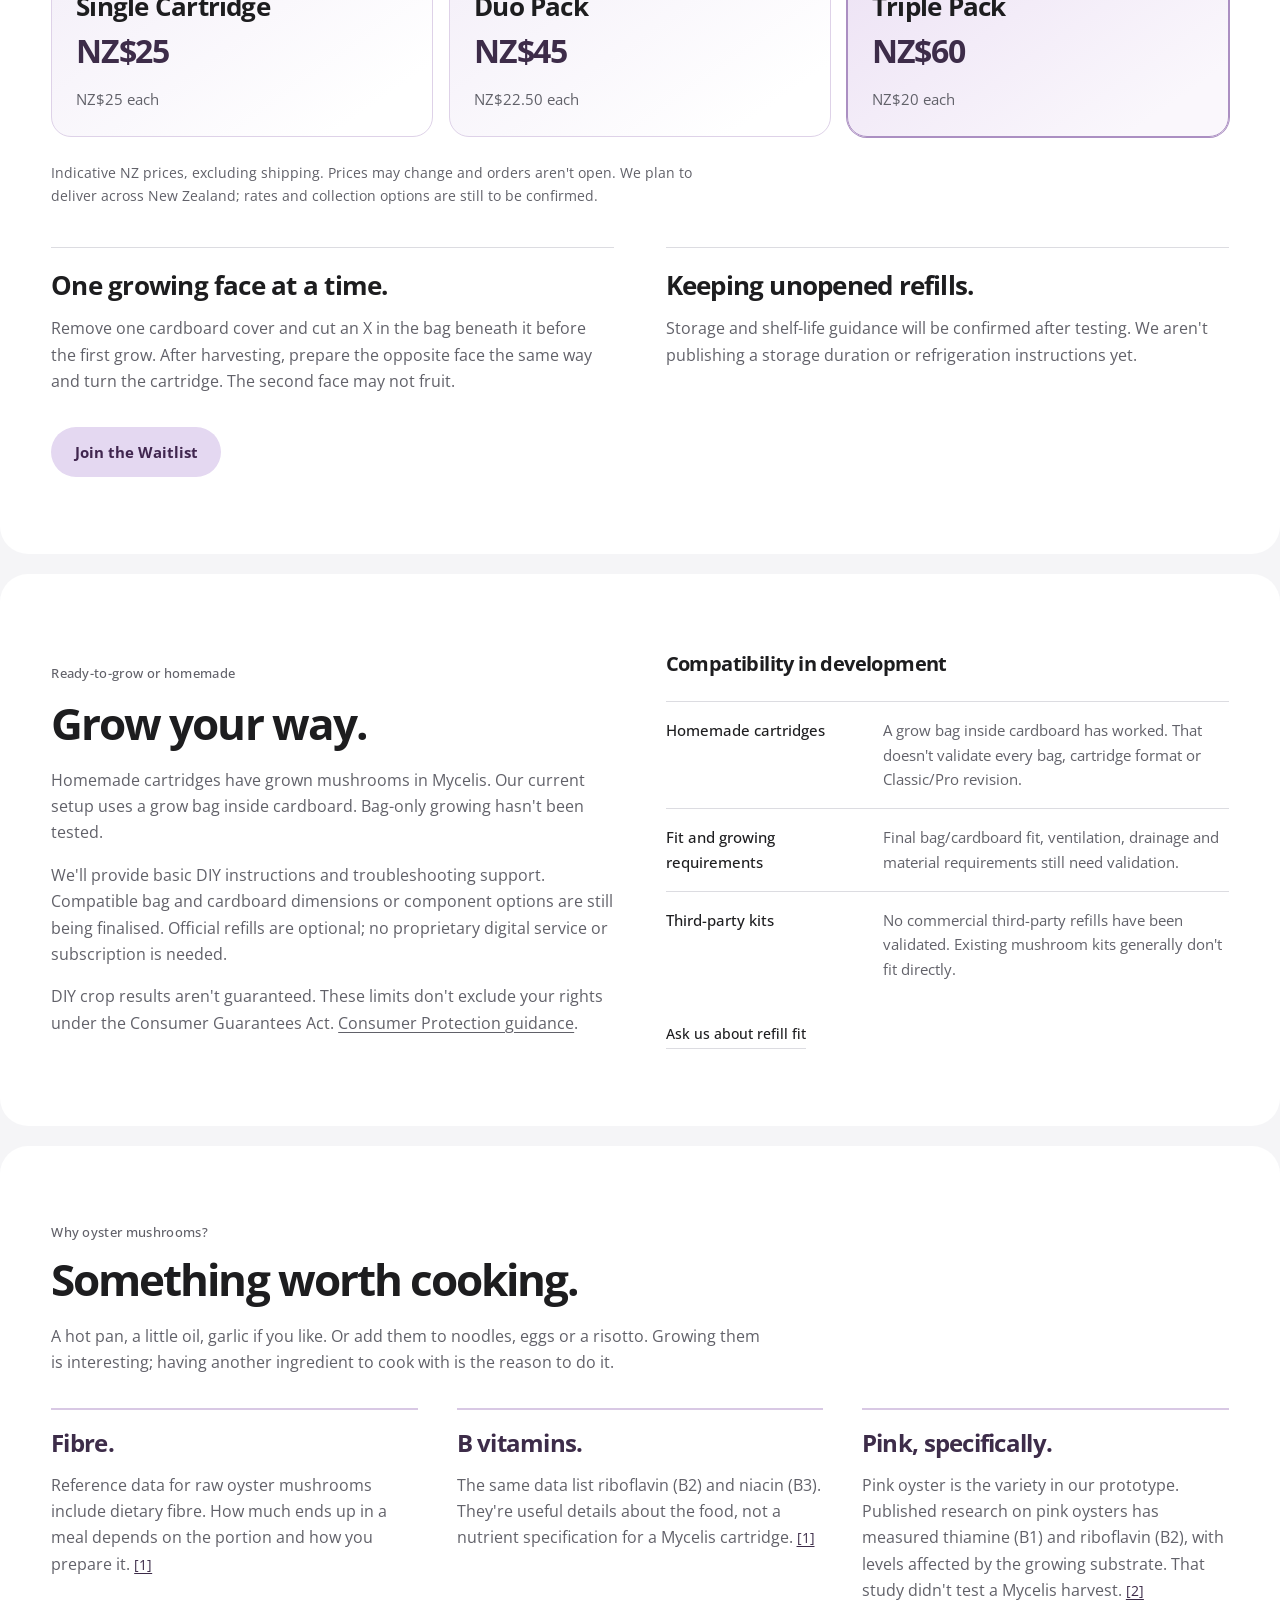
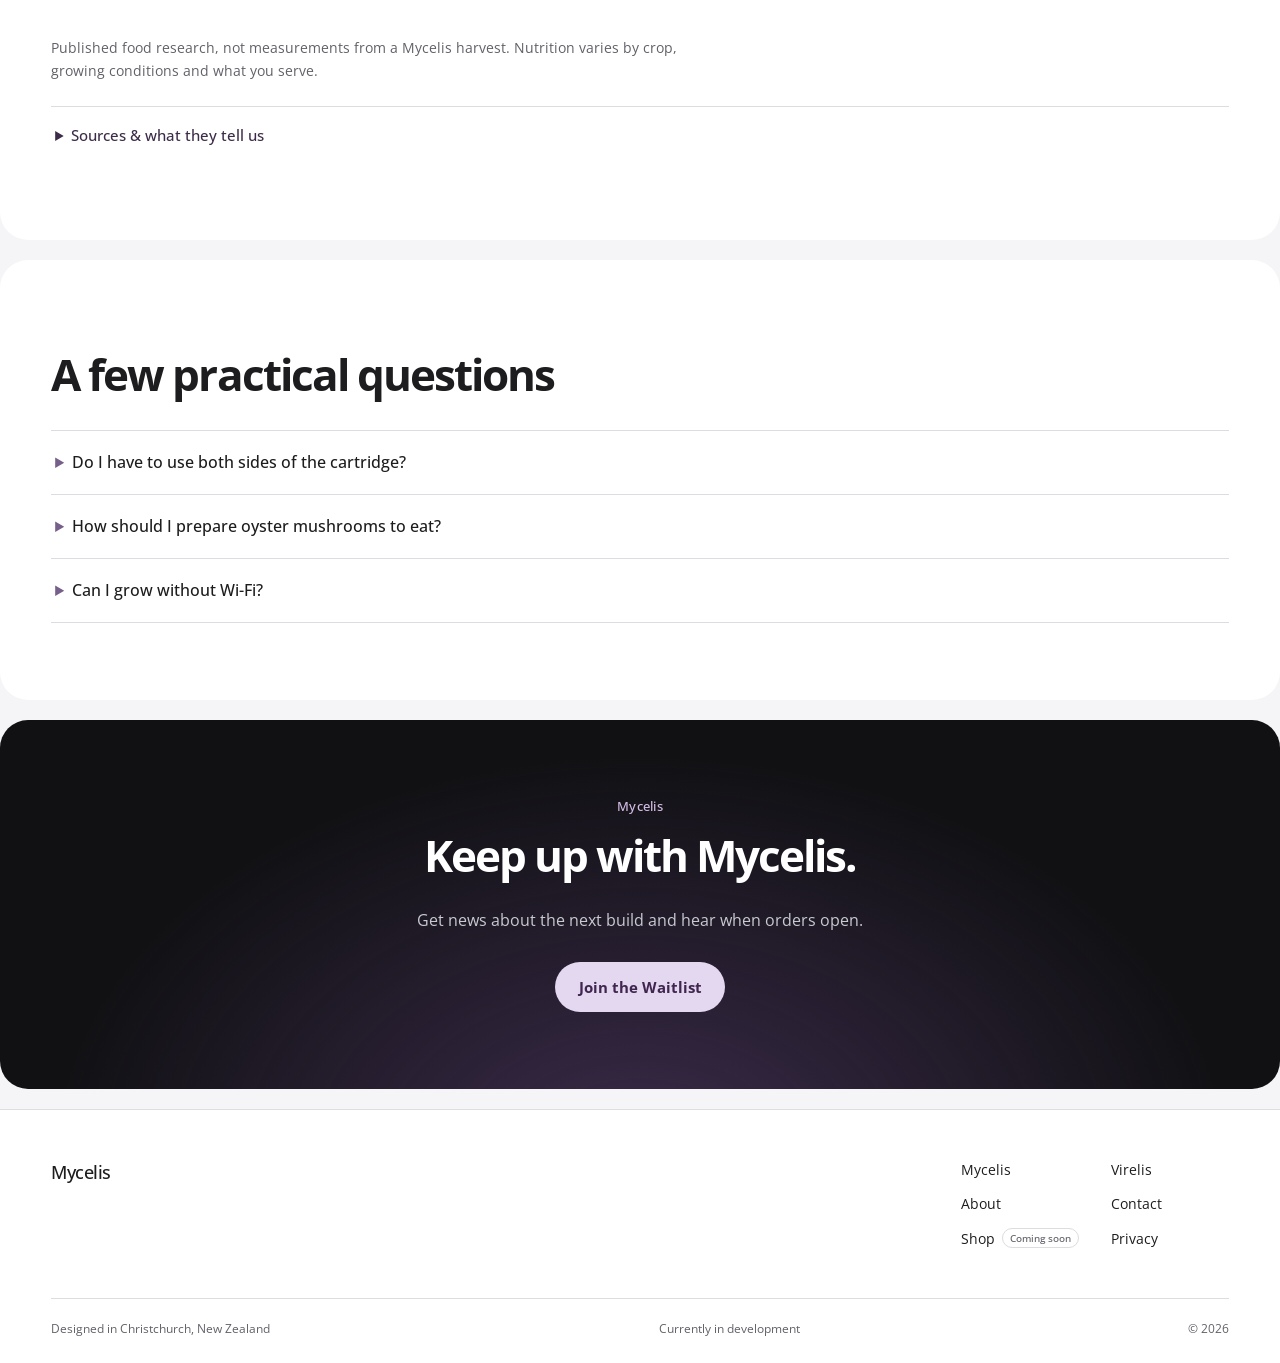
<file: mycelis.html>
<!doctype html>
<html lang="en-NZ">
  <head>
    <meta charset="utf-8">
    <meta name="viewport" content="width=device-width, initial-scale=1">
    <title>Mycelis | Fresh oyster mushrooms, grown at home</title>
    <meta name="description" content="Mycelis is a countertop appliance designed to automate key parts of growing oyster mushrooms at home. Explore Classic and Pro, cartridges and prototype progress.">
    <link rel="canonical" href="https://mycelis.co.nz/mycelis.html">
    <link rel="icon" href="assets/mycelis/logo.avif" type="image/avif">
    <meta name="theme-color" content="#f5f5f7">
    <meta property="og:type" content="website"><meta property="og:site_name" content="Mycelis"><meta property="og:title" content="Mycelis | Fresh oyster mushrooms, grown at home"><meta property="og:description" content="Mycelis is a countertop appliance designed to automate key parts of growing oyster mushrooms at home. Explore Classic and Pro, cartridges and prototype progress."><meta property="og:url" content="https://mycelis.co.nz/mycelis.html"><meta property="og:image" content="https://mycelis.co.nz/assets/branding/og-preview.png">
    <meta name="twitter:card" content="summary_large_image"><meta name="twitter:title" content="Mycelis | Fresh oyster mushrooms, grown at home"><meta name="twitter:description" content="Mycelis is a countertop appliance designed to automate key parts of growing oyster mushrooms at home. Explore Classic and Pro, cartridges and prototype progress."><meta name="twitter:image" content="https://mycelis.co.nz/assets/branding/og-preview.png">
    <link rel="stylesheet" href="css/styles.css?v=20261120-editorial"><script src="js/main.js" defer></script>
  </head>
  <body class="page-mycelis">
    <a class="skip-link" href="#main">Skip to content</a>
    <header class="site-header" data-header><div class="nav-shell"><a class="wordmark" href="index.html" aria-label="Mycelis home"><img src="assets/mycelis/logo.avif" alt="" width="42" height="42"><span>Mycelis</span></a><button class="menu-button" type="button" aria-expanded="false" aria-controls="primary-nav" data-menu-button><span class="menu-label">Menu</span><span class="menu-lines" aria-hidden="true"></span></button><nav class="primary-nav" id="primary-nav" aria-label="Primary navigation" data-menu><a href="mycelis.html" aria-current="page">Mycelis</a><a href="virelis.html">Virelis</a><a href="about.html">About</a><a href="contact.html">Contact</a><a class="nav-shop" href="https://mycelis-virelis-private-store.growmycelis.workers.dev/store" title="Coming soon · Password-protected sandbox preview" rel="nofollow">Shop <span class="shop-status">Coming soon</span></a></nav></div></header>

    <main id="main">
      <section class="mycelis-hero" aria-labelledby="mycelis-title">
        <div class="mycelis-hero-copy">
          <div class="hero-intro">
            <p class="product-name product-name--mycelis">Mycelis <span class="hero-stage">In development</span></p>
            <h1 id="mycelis-title">Grow oyster mushrooms on your kitchen bench.</h1>
            <p class="hero-lead">A countertop appliance that automates key parts of growing oyster mushrooms at home.</p>
            <div class="hero-actions"><a class="solid-link solid-link--purple" href="index.html#waitlist">Join the Waitlist</a><a class="arrow-link" href="#mycelis-prototype-title">Development status</a></div>
          </div>
        </div>
        <figure><img src="assets/mycelis/pro-render-left.webp" alt="Left-facing Mycelis Pro design render with pink oyster mushrooms growing from the cartridge" width="1000" height="1250" fetchpriority="high"><figcaption>Pro design render</figcaption></figure>
      </section>

      <section class="process-summary" aria-labelledby="process-title">
        <div class="process-heading"><p class="section-index">How it's designed to work</p><h2 id="process-title">From cartridge to skillet.</h2><p>The chamber brings watering, humidity and airflow together so there's less to manage by hand.</p></div>
        <ol>
          <li><span>01</span><h3>Load a cartridge.</h3><p>Fill the reservoir, prepare one face of the cartridge, then slide it in through a removable side window.</p></li>
          <li><span>02</span><h3>Start the grow.</h3><p>Use the Classic button or Pro touchscreen. The machine is designed to manage water, humidity and airflow while you keep an eye on the crop.</p></li>
          <li><span>03</span><h3>Harvest, then turn.</h3><p>Grow one face at a time. After harvesting, prepare the other face and turn the cartridge to try for another harvest. A second crop isn't guaranteed.</p></li>
        </ol>
      </section>

      <section class="content-split cartridge-guide" aria-labelledby="cartridge-title">
        <div class="prose"><p class="section-index">Side-loading cartridge</p><h2 id="cartridge-title">Easy access to the grow.</h2><p>The design has three removable magnetic windows. Lift off a side window to slide the cartridge in, or remove the front window to reach into the chamber.</p><p>Leave room beside the appliance for loading. Final clearances will be confirmed after testing.</p></div>
        <figure class="story-image"><img src="assets/mycelis/cartridge-side-loading-concept-v3.webp" alt="Generated concept of a person sliding a cardboard cartridge into Mycelis through the intended magnetic side window" width="1536" height="1024" loading="lazy"><figcaption>Generated loading concept · Intended design, not a photograph</figcaption></figure>
      </section>

      <section class="model-comparison" id="mycelis-models" aria-labelledby="mycelis-models-title">
<div class="section-heading"><p class="section-index">Planned model features</p><h2 id="mycelis-models-title">Classic or Pro?</h2><p>Choose tactile controls on Classic, or a touchscreen and more guidance on Pro. Both are designed to grow the same produce.</p></div>
        <div class="model-visuals" aria-label="Mycelis Classic and Pro design renders">
          <figure><img src="assets/mycelis/base-render.webp" alt="Screen-free Mycelis Classic design render with a tactile button, growing pink oyster mushrooms" width="1000" height="1250" loading="lazy"><figcaption><strong>Classic</strong> <span>Button controls · Design render</span></figcaption></figure>
          <figure><img src="assets/mycelis/pro-render-left.webp" alt="Left-facing Mycelis Pro design render with screen-based controls" width="1000" height="1250" loading="lazy"><figcaption><strong>Pro</strong> <span>Screen controls · Design render</span></figcaption></figure>
        </div>
        <table class="model-table"><caption class="visually-hidden">Planned Mycelis Classic and Pro features</caption><thead><tr><th scope="col">Feature</th><th scope="col">Classic</th><th scope="col">Pro</th></tr></thead><tbody>
          <tr><th scope="row">Water delivery</th><td>Automatic</td><td>Automatic</td></tr>
          <tr><th scope="row">Start / stop</th><td>Single button <span class="model-detail">Screen-free</span></td><td>Touchscreen</td></tr>
          <tr><th scope="row">Lighting</th><td>Button control</td><td>Automatic schedule</td></tr>
          <tr><th scope="row">Harvest estimates</th><td>Not included</td><td>Species + room temperature</td></tr>
          <tr><th scope="row">Active heating / cooling</th><td>None</td><td>None</td></tr>
          <tr><th scope="row">Wi-Fi</th><td>Not required</td><td>Optional for date/time</td></tr>
        </tbody></table>
        <p class="plan-note">Neither model requires an app or cloud account for growing.</p>
        <div class="faq-list model-notes" aria-label="Mycelis controls and operating details">
          <details><summary>Controls and harvest estimates</summary><div class="prose"><p>Classic uses a tactile start/stop button; hold it for three seconds to toggle the light. Pro uses a touchscreen for crop selection, temperature and humidity readings, light scheduling and harvest estimates.</p><p>Pro estimates use species and room temperature as a guide to timing, rather than a guaranteed harvest date.</p></div></details>
          <details><summary>What does Mycelis sense and control?</summary><div class="prose"><p>Automatic water delivery, humidity control and fan control are intended for both models. Mycelis measures temperature and humidity: Classic uses readings internally where needed; Pro displays them. Measuring temperature does not mean regulating it. Neither model has active heating or cooling.</p></div></details>
        </div>
      </section>

      <section class="prototype-story" aria-labelledby="mycelis-prototype-title">
        <figure>
          <img src="assets/mycelis/prototype-portrait.webp" alt="October 2026 Mycelis prototype growing pink oyster mushrooms, with its screen and chamber light on" width="1000" height="1250" loading="lazy">
          <figcaption>Prototype photo · October 2026 · Minor background edits</figcaption>
        </figure>
        <div class="prototype-copy">
          <p class="section-index">Development status · 17 November 2026</p>
          <h2 id="mycelis-prototype-title">The October build.</h2>
          <div class="prose"><p>The October prototype grew pink oyster mushrooms using Mycelis's automated systems. We're refining airflow and reducing condensation on the windows.</p><p>Classic is in development. The Pro prototype is nearing completion, but it isn't ready for production. Orders and trials are not open.</p><p>All four models still need qualified electrical and product safety review before customer use. No formal approval has been obtained.</p></div>
          <div class="faq-list model-notes">
          <details><summary>What still needs checking?</summary><div class="prose"><p>The current cleaning plan is to wipe down the growing area and hand-wash removable parts. Final instructions, material suitability and operating limits still need testing. Mycelis filter performance and spore, allergy and mould risks still need assessment. Final clearances, operating conditions, noise and electricity use have not been confirmed. Pro's harvest estimates aren't validated and do not guarantee a harvest date. Behaviour after a power interruption hasn't been validated.</p></div></details>
          </div>
          <a class="arrow-link" href="about.html#availability">Plans for demos and ordering</a>
        </div>
      </section>

      <section class="refill-plans refill-plans--mycelis" id="mycelis-refills" aria-labelledby="mycelis-refills-title">
        <div class="section-heading"><p class="section-index">Preliminary / indicative pricing · Not available to order</p><h2 id="mycelis-refills-title">Mushroom Cartridge Refills</h2><p>Early cartridges are planned to be made in-house, with fully colonised blocks ready to fruit after opening. The launch range is Blue Oyster, Italian Grey Oyster and Pink Oyster. All three have grown in development tests, and you'll be able to mix them in a pack.</p></div>
        <div class="refill-grid" aria-label="Indicative Mycelis mushroom cartridge prices, excluding shipping">
          <article class="refill-card"><p class="section-index">Indicative price</p><h3>Single Cartridge</h3><p class="refill-price">NZ$25</p><p class="refill-unit-price">NZ$25 each</p></article>
          <article class="refill-card"><p class="section-index">Indicative price</p><h3>Duo Pack</h3><p class="refill-price">NZ$45</p><p class="refill-unit-price">NZ$22.50 each</p></article>
          <article class="refill-card refill-card--best"><p class="refill-value-label">Best per-cartridge value</p><p class="section-index">Indicative price</p><h3>Triple Pack</h3><p class="refill-price">NZ$60</p><p class="refill-unit-price">NZ$20 each</p></article>
        </div>
        <p class="plan-note">Indicative NZ prices, excluding shipping. Prices may change and orders aren't open. We plan to deliver across New Zealand; rates and collection options are still to be confirmed.</p>
        <div class="refill-notes">
          <article class="prose"><h3>One growing face at a time.</h3><p>Remove one cardboard cover and cut an X in the bag beneath it before the first grow. After harvesting, prepare the opposite face the same way and turn the cartridge. The second face may not fruit.</p></article>
          <article class="prose"><h3>Keeping unopened refills.</h3><p>Storage and shelf-life guidance will be confirmed after testing. We aren't publishing a storage duration or refrigeration instructions yet.</p></article>
        </div>
        <a class="solid-link solid-link--purple refill-waitlist" href="index.html#waitlist">Join the Waitlist</a>
      </section>

      <section class="content-split grow-your-way" id="mycelis-compatibility" aria-labelledby="mycelis-diy-title">
        <div class="prose"><p class="section-index">Ready-to-grow or homemade</p><h2 id="mycelis-diy-title">Grow your way.</h2><p>Homemade cartridges have grown mushrooms in Mycelis. Our current setup uses a grow bag inside cardboard. Bag-only growing hasn't been tested.</p><p>We'll provide basic DIY instructions and troubleshooting support. Compatible bag and cardboard dimensions or component options are still being finalised. Official refills are optional; no proprietary digital service or subscription is needed.</p><p>DIY crop results aren't guaranteed. These limits don't exclude your rights under the Consumer Guarantees Act. <a href="https://www.consumerprotection.govt.nz/general-help/guide-to-buying-smart/warranties">Consumer Protection guidance</a>.</p></div>
        <div><h3 class="compatibility-heading">Compatibility in development</h3><dl class="compatibility-specs">
          <div><dt>Homemade cartridges</dt><dd>A grow bag inside cardboard has worked. That doesn't validate every bag, cartridge format or Classic/Pro revision.</dd></div>
          <div><dt>Fit and growing requirements</dt><dd>Final bag/cardboard fit, ventilation, drainage and material requirements still need validation.</dd></div>
          <div><dt>Third-party kits</dt><dd>No commercial third-party refills have been validated. Existing mushroom kits generally don't fit directly.</dd></div>
        </dl><a class="arrow-link" href="contact.html">Ask us about refill fit</a></div>
      </section>

      <section class="food-section food-section--mycelis" id="mycelis-food" aria-labelledby="mycelis-food-title">
        <div class="section-heading">
          <p class="section-index">Why oyster mushrooms?</p>
          <h2 id="mycelis-food-title">Something worth cooking.</h2>
          <p>A hot pan, a little oil, garlic if you like. Or add them to noodles, eggs or a risotto. Growing them is interesting; having another ingredient to cook with is the reason to do it.</p>
        </div>
        <div class="food-facts">
          <article>
            <h3>Fibre.</h3>
            <p>Reference data for raw oyster mushrooms include dietary fibre. How much ends up in a meal depends on the portion and how you prepare it. <a class="source-ref" href="https://doi.org/10.1002/fsn3.2120" aria-label="Source 1: oyster mushroom nutrient reference">[1]</a></p>
          </article>
          <article>
            <h3>B vitamins.</h3>
            <p>The same data list riboflavin (B2) and niacin (B3). They're useful details about the food, not a nutrient specification for a Mycelis cartridge. <a class="source-ref" href="https://doi.org/10.1002/fsn3.2120" aria-label="Source 1: oyster mushroom nutrient reference">[1]</a></p>
          </article>
          <article>
            <h3>Pink, specifically.</h3>
            <p>Pink oyster is the variety in our prototype. Published research on pink oysters has measured thiamine (B1) and riboflavin (B2), with levels affected by the growing substrate. That study didn't test a Mycelis harvest. <a class="source-ref" href="https://pmc.ncbi.nlm.nih.gov/articles/PMC8198667/" aria-label="Source 2: pink oyster cultivation study">[2]</a></p>
          </article>
        </div>
        <p class="evidence-note">Published food research, not measurements from a Mycelis harvest. Nutrition varies by crop, growing conditions and what you serve.</p>
        <details class="research-notes">
          <summary>Sources &amp; what they tell us</summary>
          <ol>
            <li><a href="https://doi.org/10.1002/fsn3.2120">Fulgoni &amp; Agarwal, 2021: oyster-mushroom reference nutrients</a>. Table 1 reproduces USDA composition data for raw oyster mushrooms. This Mushroom Council-funded dietary-modelling study wasn't a test of Mycelis or its cartridges.</li>
            <li><a href="https://pmc.ncbi.nlm.nih.gov/articles/PMC8198667/">Zięba and colleagues, 2021: pink oyster cultivation</a>. A controlled study of <i>Pleurotus djamor</i>, including magnesium-supplemented substrates. Its vitamin measurements don't establish the composition of our harvests or a health benefit from eating them.</li>
          </ol>
        </details>
      </section>

      <section class="faq-section" aria-labelledby="mycelis-questions-title">
        <div class="section-heading"><h2 id="mycelis-questions-title">A few practical questions</h2></div>
        <div class="faq-list">
          <details><summary>Do I have to use both sides of the cartridge?</summary><div class="prose"><p>No. Start with one fruiting face. Turning the cartridge after harvesting is optional, and the second face may not fruit.</p></div></details>
          <details><summary>How should I prepare oyster mushrooms to eat?</summary><div class="prose"><p>Cook oyster mushrooms before eating them, using clean hands and utensils. Use fresh mushrooms and discard any that are spoiled. See the <a href="https://ask.ifas.ufl.edu/publication/PP384">University of Florida oyster-mushroom guidance</a> for more information.</p></div></details>
          <details><summary>Can I grow without Wi-Fi?</summary><div class="prose"><p>Yes. No app or cloud connection is required for growing. Wi-Fi on Pro is optional for setting the date and time.</p></div></details>
        </div>
      </section>

      <section class="product-end product-end--mycelis" aria-labelledby="mycelis-end-title"><p class="product-name product-name--mycelis">Mycelis</p><h2 id="mycelis-end-title">Keep up with Mycelis.</h2><p>Get news about the next build and hear when orders open.</p><a class="solid-link solid-link--purple" href="index.html#waitlist">Join the Waitlist</a></section>
    </main>

    <footer class="site-footer"><div class="footer-primary"><a class="footer-mark" href="index.html">Mycelis</a><nav aria-label="Footer navigation"><a href="mycelis.html">Mycelis</a><a href="virelis.html">Virelis</a><a href="about.html">About</a><a href="contact.html">Contact</a><a class="nav-shop" href="https://mycelis-virelis-private-store.growmycelis.workers.dev/store" title="Coming soon · Password-protected sandbox preview" rel="nofollow">Shop <span class="shop-status">Coming soon</span></a><a href="privacy.html">Privacy</a></nav></div><div class="footer-meta"><span>Designed in Christchurch, New Zealand</span><span>Currently in development</span><span>© 2026</span></div></footer>
  </body>
</html>
</file>
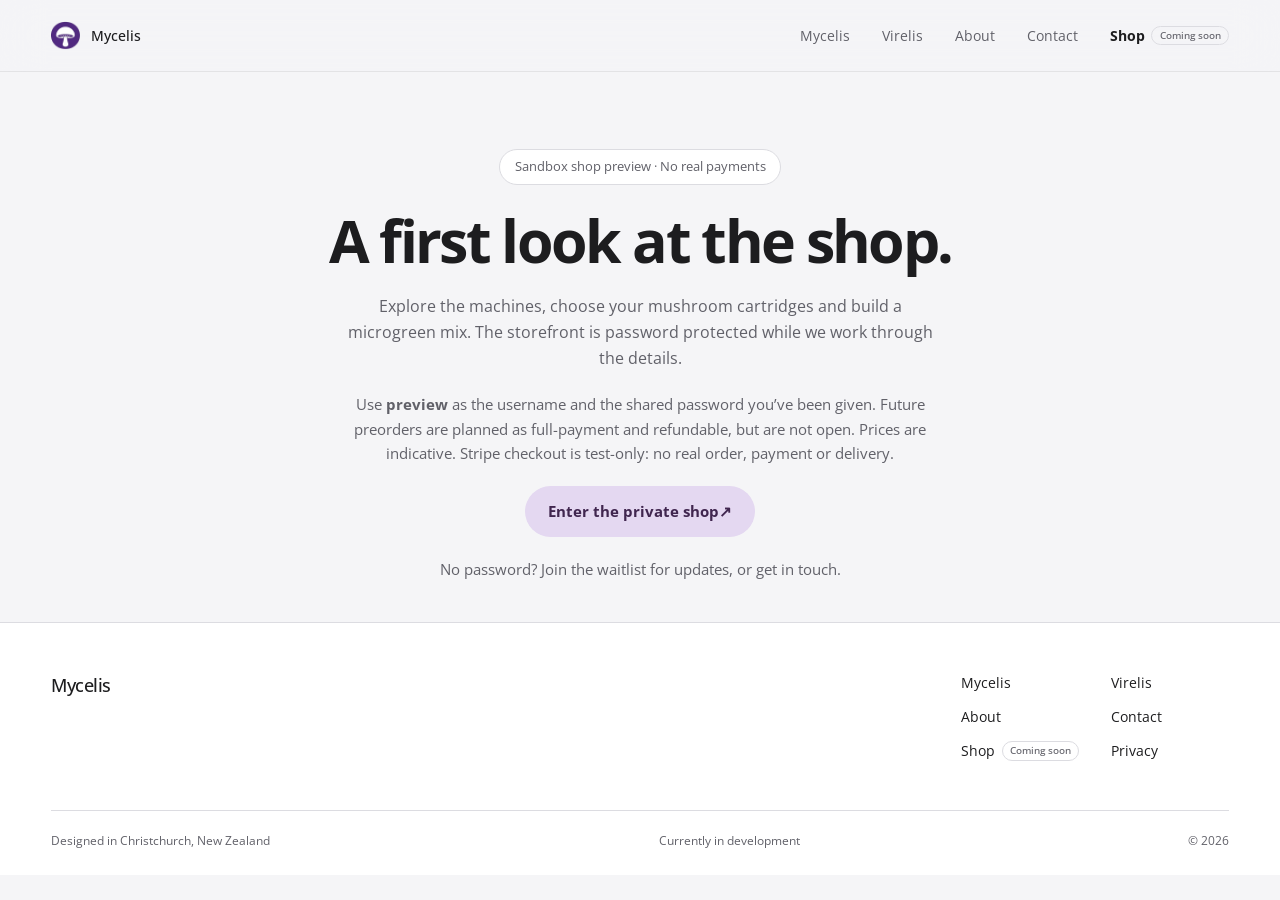
<file: preorder.html>
<!doctype html>
<html lang="en-NZ">
  <head>
    <meta charset="utf-8">
    <meta name="viewport" content="width=device-width, initial-scale=1">
    <title>Private shop | Mycelis</title>
    <meta name="description" content="Enter the password-protected Mycelis and Virelis sandbox shop. Try product selections and test checkout; no real orders or payments.">
    <meta name="robots" content="noindex, nofollow, noarchive">
    <meta name="theme-color" content="#f5f5f7">
    <link rel="icon" href="assets/mycelis/logo.avif" type="image/avif">
    <link rel="stylesheet" href="css/styles.css?v=20261117-mobile-nutrition">
    <script src="js/main.js" defer></script>
  </head>
  <body class="page-preorder">
    <a class="skip-link" href="#main">Skip to content</a>
    <header class="site-header" data-header><div class="nav-shell"><a class="wordmark" href="index.html" aria-label="Mycelis home"><img src="assets/mycelis/logo.avif" alt="" width="42" height="42"><span>Mycelis</span></a><button class="menu-button" type="button" aria-expanded="false" aria-controls="primary-nav" data-menu-button><span class="menu-label">Menu</span><span class="menu-lines" aria-hidden="true"></span></button><nav class="primary-nav" id="primary-nav" aria-label="Primary navigation" data-menu><a href="mycelis.html">Mycelis</a><a href="virelis.html">Virelis</a><a href="about.html">About</a><a href="contact.html">Contact</a><a class="nav-shop" href="https://mycelis-virelis-private-store.growmycelis.workers.dev/store" title="Coming soon · Password-protected sandbox preview" rel="nofollow">Shop <span class="shop-status">Coming soon</span></a></nav></div></header>
    <main id="main">
      <header class="preorder-intro">
        <p class="preorder-status">Sandbox shop preview · No real payments</p>
        <h1>A first look at the shop.</h1>
        <p>Explore the machines, choose your mushroom cartridges and build a microgreen mix. The storefront is password protected while we work through the details.</p>
        <p class="preorder-intro-note">Use <strong>preview</strong> as the username and the shared password you’ve been given. Future preorders are planned as full-payment and refundable, but are not open. Prices are indicative. Stripe checkout is test-only: no real order, payment or delivery.</p>
        <p><a class="solid-link solid-link--purple" href="https://mycelis-virelis-private-store.growmycelis.workers.dev/store">Enter the private shop <span aria-hidden="true">↗</span></a></p>
        <p class="preorder-intro-note">No password? <a href="index.html#waitlist">Join the waitlist</a> for updates, or <a href="mailto:hello@mycelis.co.nz">get in touch</a>.</p>
      </header>
    </main>
    <footer class="site-footer"><div class="footer-primary"><a class="footer-mark" href="index.html">Mycelis</a><nav aria-label="Footer navigation"><a href="mycelis.html">Mycelis</a><a href="virelis.html">Virelis</a><a href="about.html">About</a><a href="contact.html">Contact</a><a class="nav-shop" href="https://mycelis-virelis-private-store.growmycelis.workers.dev/store" title="Coming soon · Password-protected sandbox preview" rel="nofollow">Shop <span class="shop-status">Coming soon</span></a><a href="privacy.html">Privacy</a></nav></div><div class="footer-meta"><span>Designed in Christchurch, New Zealand</span><span>Currently in development</span><span>© 2026</span></div></footer>
  </body>
</html>
</file>
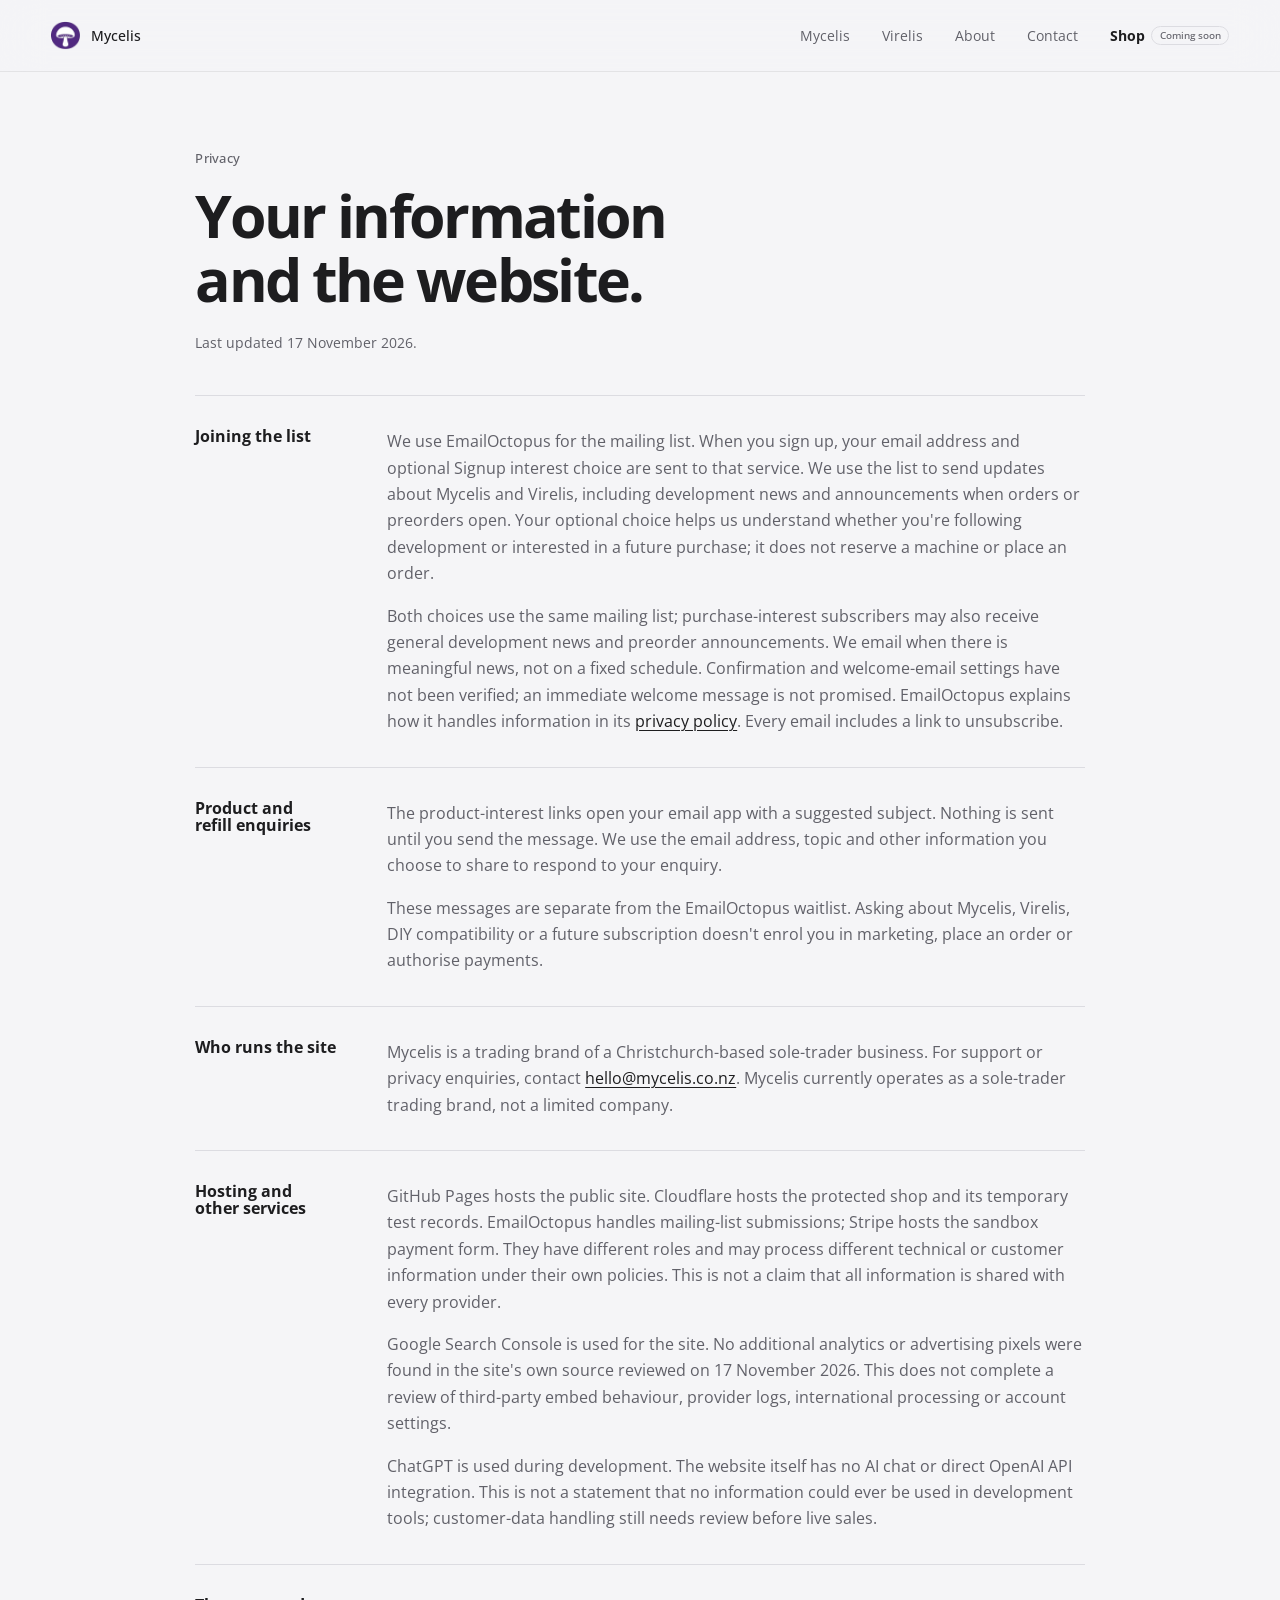
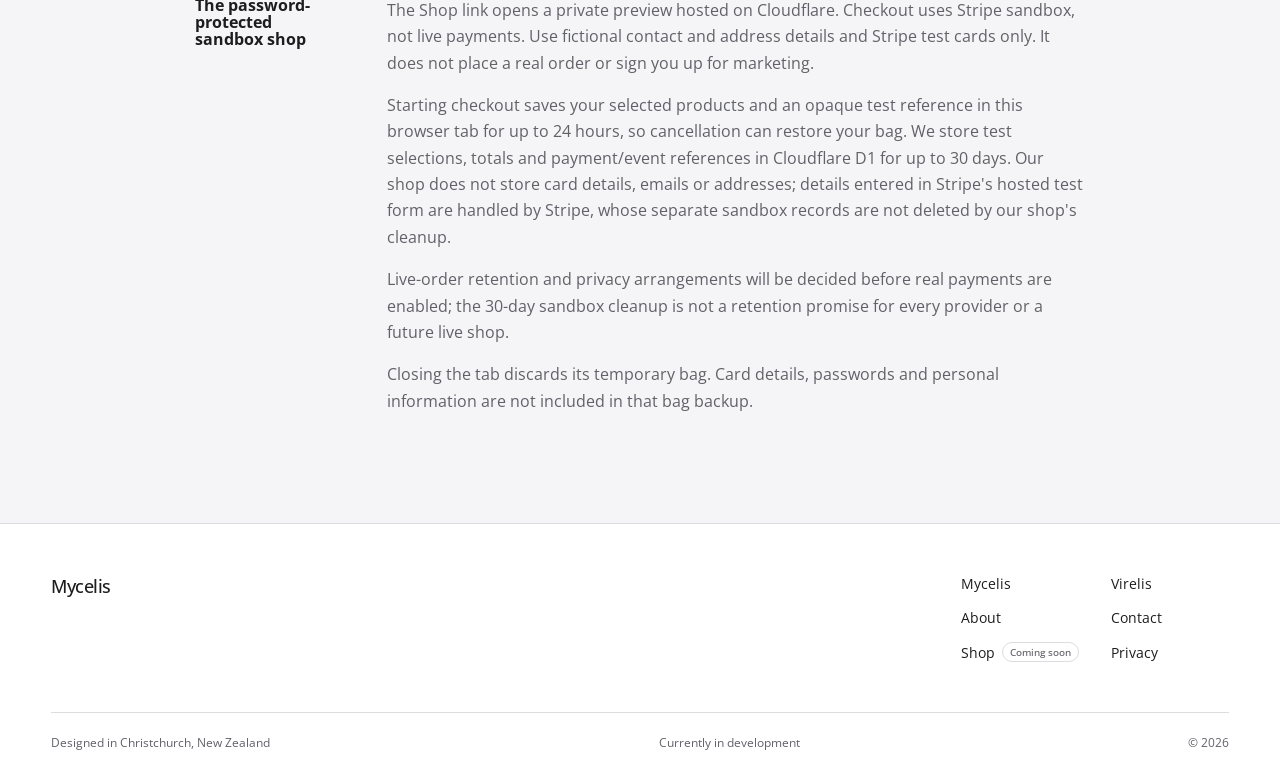
<file: privacy.html>
<!doctype html>
<html lang="en-NZ">
  <head>
    <meta charset="utf-8">
    <meta name="viewport" content="width=device-width, initial-scale=1">
    <title>Privacy | Mycelis</title>
    <meta name="description" content="Privacy information for the Mycelis and Virelis website.">
    <link rel="canonical" href="https://mycelis.co.nz/privacy.html">
    <link rel="icon" href="assets/mycelis/logo.avif" type="image/avif"><meta name="theme-color" content="#f5f5f7">
    <meta property="og:type" content="website"><meta property="og:site_name" content="Mycelis"><meta property="og:title" content="Privacy | Mycelis"><meta property="og:description" content="Privacy information for the Mycelis and Virelis website."><meta property="og:url" content="https://mycelis.co.nz/privacy.html"><meta property="og:image" content="https://mycelis.co.nz/assets/branding/og-preview.png">
    <meta name="twitter:card" content="summary_large_image"><meta name="twitter:title" content="Privacy | Mycelis"><meta name="twitter:description" content="Privacy information for the Mycelis and Virelis website."><meta name="twitter:image" content="https://mycelis.co.nz/assets/branding/og-preview.png">
    <link rel="stylesheet" href="css/styles.css?v=20261117-mobile-nutrition"><script src="js/main.js" defer></script>
  </head>
  <body class="page-privacy">
    <a class="skip-link" href="#main">Skip to content</a>
    <header class="site-header" data-header><div class="nav-shell"><a class="wordmark" href="index.html" aria-label="Mycelis home"><img src="assets/mycelis/logo.avif" alt="" width="42" height="42"><span>Mycelis</span></a><button class="menu-button" type="button" aria-expanded="false" aria-controls="primary-nav" data-menu-button><span class="menu-label">Menu</span><span class="menu-lines" aria-hidden="true"></span></button><nav class="primary-nav" id="primary-nav" aria-label="Primary navigation" data-menu><a href="mycelis.html">Mycelis</a><a href="virelis.html">Virelis</a><a href="about.html">About</a><a href="contact.html">Contact</a><a class="nav-shop" href="https://mycelis-virelis-private-store.growmycelis.workers.dev/store" title="Coming soon · Password-protected sandbox preview" rel="nofollow">Shop <span class="shop-status">Coming soon</span></a></nav></div></header>
    <main id="main">
      <article class="privacy-main">
        <header><p class="section-index">Privacy</p><h1>Your information and the website.</h1><p>Last updated 17 November 2026.</p></header>
        <section><h2>Joining the list</h2><div class="prose"><p>We use EmailOctopus for the mailing list. When you sign up, your email address and optional Signup interest choice are sent to that service. We use the list to send updates about Mycelis and Virelis, including development news and announcements when orders or preorders open. Your optional choice helps us understand whether you're following development or interested in a future purchase; it does not reserve a machine or place an order.</p><p>Both choices use the same mailing list; purchase-interest subscribers may also receive general development news and preorder announcements. We email when there is meaningful news, not on a fixed schedule. Confirmation and welcome-email settings have not been verified; an immediate welcome message is not promised. EmailOctopus explains how it handles information in its <a href="https://emailoctopus.com/legal/privacy" rel="noopener">privacy policy</a>. Every email includes a link to unsubscribe.</p></div></section>
        <section><h2>Product and refill enquiries</h2><div class="prose"><p>The product-interest links open your email app with a suggested subject. Nothing is sent until you send the message. We use the email address, topic and other information you choose to share to respond to your enquiry.</p><p>These messages are separate from the EmailOctopus waitlist. Asking about Mycelis, Virelis, DIY compatibility or a future subscription doesn't enrol you in marketing, place an order or authorise payments.</p></div></section>
        <section><h2>Who runs the site</h2><div class="prose"><p>Mycelis is a trading brand of a Christchurch-based sole-trader business. For support or privacy enquiries, contact <a href="mailto:hello@mycelis.co.nz">hello@mycelis.co.nz</a>. Mycelis currently operates as a sole-trader trading brand, not a limited company.</p></div></section>
        <section><h2>Hosting and other services</h2><div class="prose"><p>GitHub Pages hosts the public site. Cloudflare hosts the protected shop and its temporary test records. EmailOctopus handles mailing-list submissions; Stripe hosts the sandbox payment form. They have different roles and may process different technical or customer information under their own policies. This is not a claim that all information is shared with every provider.</p><p>Google Search Console is used for the site. No additional analytics or advertising pixels were found in the site's own source reviewed on 17 November 2026. This does not complete a review of third-party embed behaviour, provider logs, international processing or account settings.</p><p>ChatGPT is used during development. The website itself has no AI chat or direct OpenAI API integration. This is not a statement that no information could ever be used in development tools; customer-data handling still needs review before live sales.</p></div></section>
        <section><h2>The password-protected sandbox shop</h2><div class="prose"><p>The Shop link opens a private preview hosted on Cloudflare. Checkout uses Stripe sandbox, not live payments. Use fictional contact and address details and Stripe test cards only. It does not place a real order or sign you up for marketing.</p><p>Starting checkout saves your selected products and an opaque test reference in this browser tab for up to 24 hours, so cancellation can restore your bag. We store test selections, totals and payment/event references in Cloudflare D1 for up to 30 days. Our shop does not store card details, emails or addresses; details entered in Stripe's hosted test form are handled by Stripe, whose separate sandbox records are not deleted by our shop's cleanup.</p><p>Live-order retention and privacy arrangements will be decided before real payments are enabled; the 30-day sandbox cleanup is not a retention promise for every provider or a future live shop.</p><p>Closing the tab discards its temporary bag. Card details, passwords and personal information are not included in that bag backup.</p></div></section>
      </article>
    </main>
    <footer class="site-footer"><div class="footer-primary"><a class="footer-mark" href="index.html">Mycelis</a><nav aria-label="Footer navigation"><a href="mycelis.html">Mycelis</a><a href="virelis.html">Virelis</a><a href="about.html">About</a><a href="contact.html">Contact</a><a class="nav-shop" href="https://mycelis-virelis-private-store.growmycelis.workers.dev/store" title="Coming soon · Password-protected sandbox preview" rel="nofollow">Shop <span class="shop-status">Coming soon</span></a><a href="privacy.html">Privacy</a></nav></div><div class="footer-meta"><span>Designed in Christchurch, New Zealand</span><span>Currently in development</span><span>© 2026</span></div></footer>
  </body>
</html>
</file>
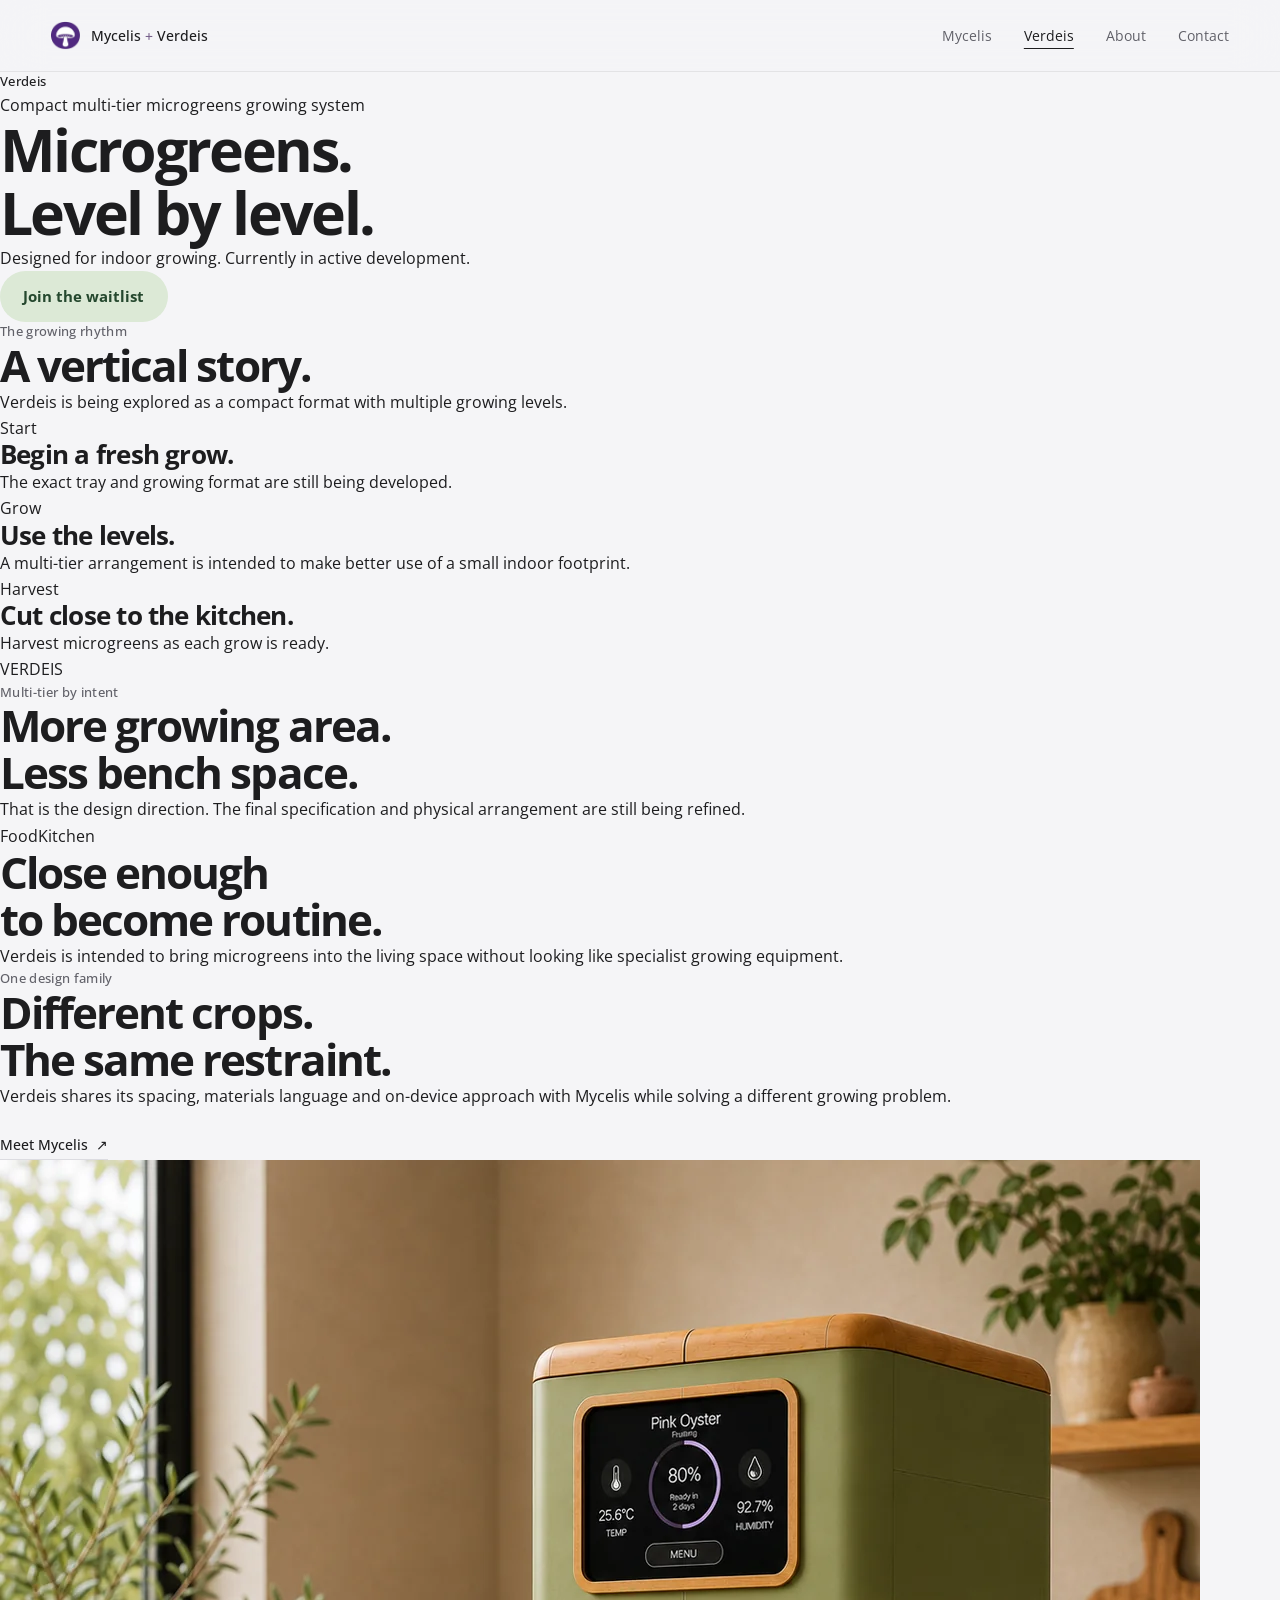
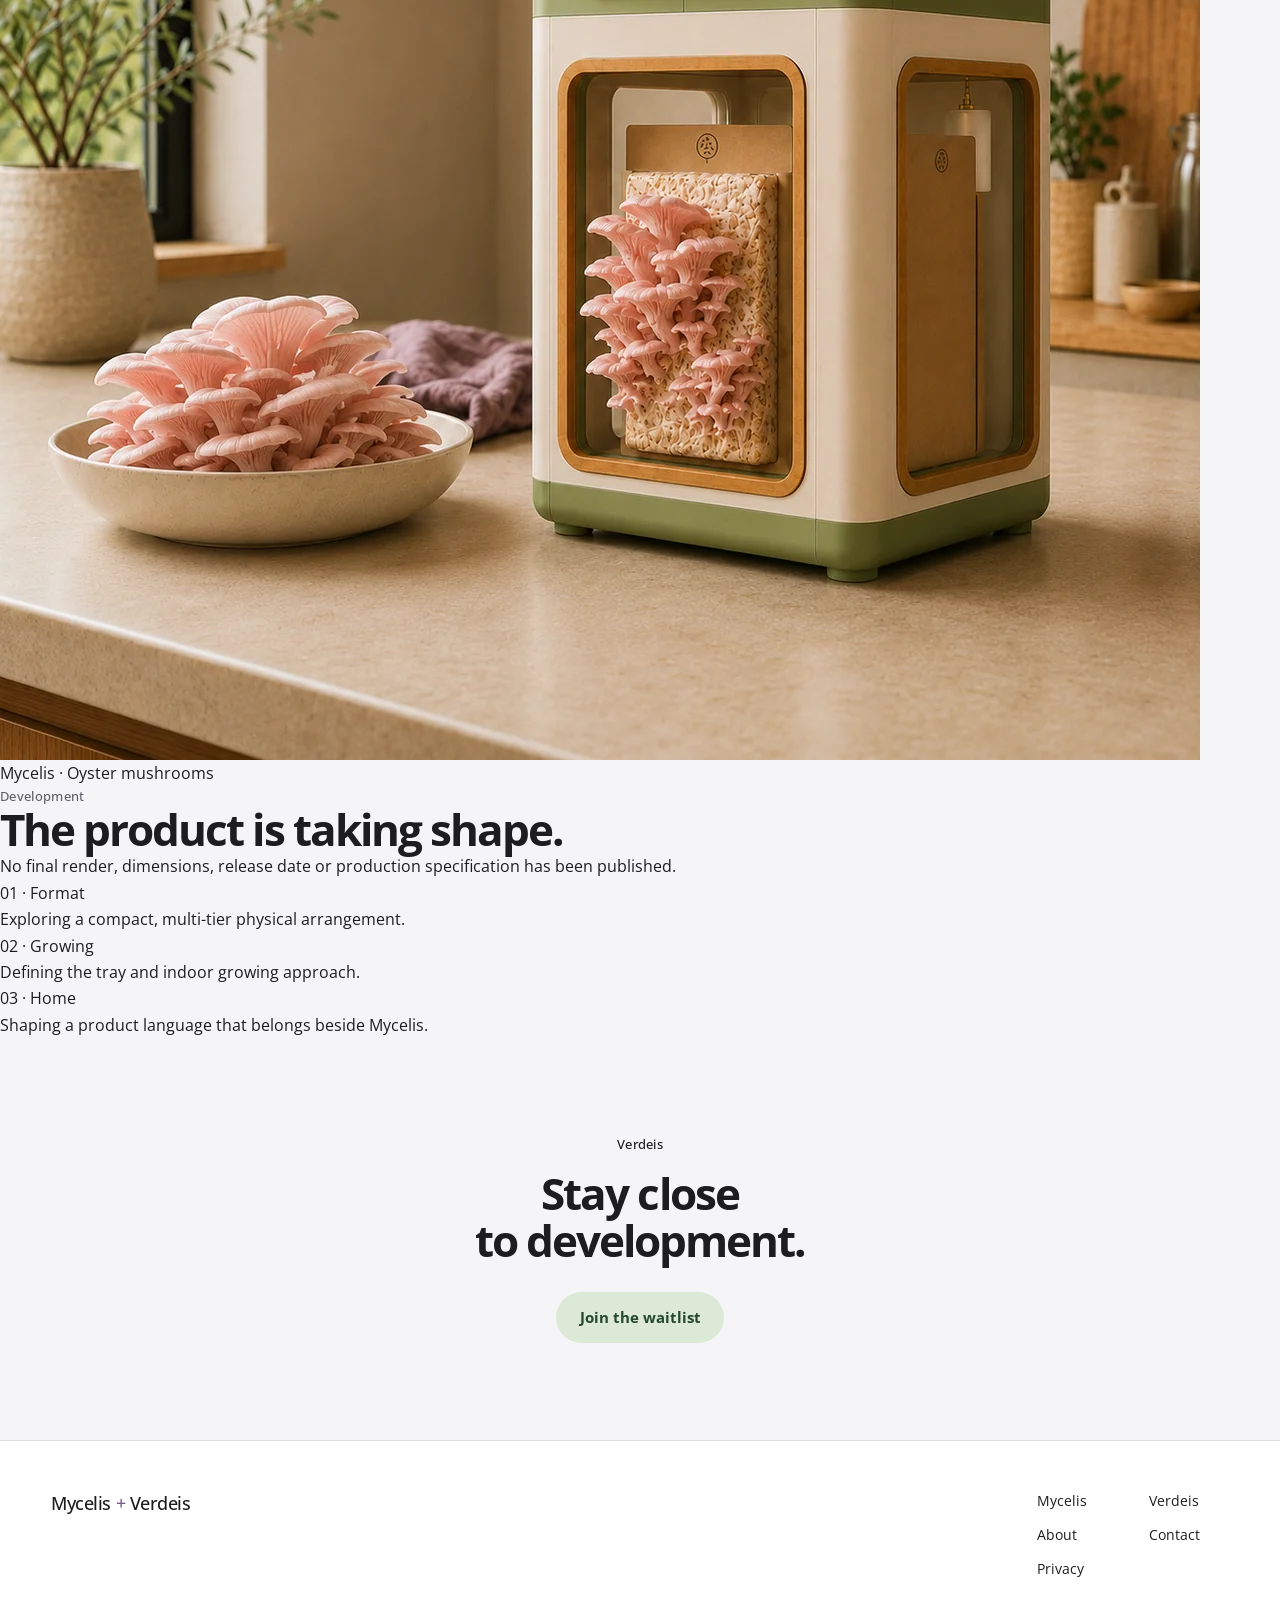
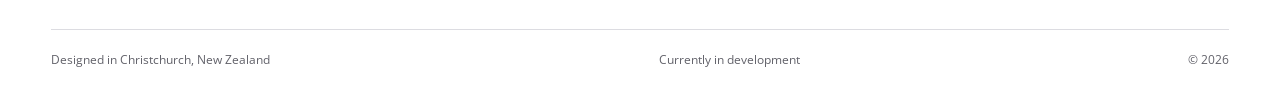
<file: verdeis.html>
<!doctype html>
<html lang="en-NZ">
  <head>
    <meta charset="utf-8">
    <meta name="viewport" content="width=device-width, initial-scale=1">
    <title>Verdeis | Microgreens, level by level</title>
    <meta name="description" content="Verdeis is a compact multi-tier microgreens growing system in active development in Christchurch, New Zealand.">
    <link rel="canonical" href="https://mycelis.co.nz/verdeis.html">
    <link rel="icon" href="assets/mycelis/logo.avif" type="image/avif">
    <meta name="theme-color" content="#e8eee6">
    <meta property="og:type" content="website"><meta property="og:title" content="Verdeis | Microgreens, level by level"><meta property="og:description" content="A compact multi-tier microgreens growing system in active development in Christchurch, New Zealand."><meta property="og:url" content="https://mycelis.co.nz/verdeis.html"><meta property="og:image" content="https://mycelis.co.nz/assets/branding/og-preview.png">
    <meta name="twitter:card" content="summary_large_image"><meta name="twitter:title" content="Verdeis | Microgreens, level by level"><meta name="twitter:description" content="A compact multi-tier microgreens growing system in active development in Christchurch, New Zealand."><meta name="twitter:image" content="https://mycelis.co.nz/assets/branding/og-preview.png">
    <link rel="stylesheet" href="css/styles.css"><script src="js/main.js" defer></script>
  </head>
  <body class="page-verdeis">
    <a class="skip-link" href="#main">Skip to content</a>
    <header class="site-header" data-header><div class="nav-shell"><a class="wordmark" href="index.html" aria-label="Mycelis and Verdeis home"><img src="assets/mycelis/logo.avif" alt="" width="42" height="42"><span>Mycelis <b>+</b> Verdeis</span></a><button class="menu-button" type="button" aria-expanded="false" aria-controls="primary-nav" data-menu-button><span class="menu-label">Menu</span><span class="menu-lines" aria-hidden="true"></span></button><nav class="primary-nav" id="primary-nav" aria-label="Primary navigation" data-menu><a href="mycelis.html">Mycelis</a><a href="verdeis.html" aria-current="page">Verdeis</a><a href="about.html">About</a><a href="contact.html">Contact</a></nav></div></header>

    <main id="main">
      <section class="verdeis-hero" aria-labelledby="verdeis-title">
        <div class="verdeis-hero-top"><p class="product-name product-name--verdeis">Verdeis</p><p>Compact multi-tier microgreens growing system</p></div>
        <h1 id="verdeis-title">Microgreens.<br>Level by level.</h1>
        <div class="verdeis-hero-bottom"><p>Designed for indoor growing. Currently in active development.</p><a class="solid-link solid-link--green" href="index.html?interest=verdeis#waitlist">Join the waitlist</a></div>
        <div class="hero-levels" aria-hidden="true"><i></i><i></i><i></i></div>
      </section>

      <section class="tiers-intro" aria-labelledby="tiers-title">
        <div class="tiers-heading"><p class="section-index">The growing rhythm</p><h2 id="tiers-title">A vertical story.</h2><p>Verdeis is being explored as a compact format with multiple growing levels.</p></div>
        <div class="tier-sequence">
          <article><span>Start</span><h3>Begin a fresh grow.</h3><p>The exact tray and growing format are still being developed.</p></article>
          <article><span>Grow</span><h3>Use the levels.</h3><p>A multi-tier arrangement is intended to make better use of a small indoor footprint.</p></article>
          <article><span>Harvest</span><h3>Cut close to the kitchen.</h3><p>Harvest microgreens as each grow is ready.</p></article>
        </div>
      </section>

      <section class="vertical-field" aria-labelledby="vertical-title">
        <p class="vertical-word" aria-hidden="true">VERDEIS</p>
        <div><p class="section-index">Multi-tier by intent</p><h2 id="vertical-title">More growing area.<br>Less bench space.</h2><p>That is the design direction. The final specification and physical arrangement are still being refined.</p></div>
      </section>

      <section class="verdeis-home-fit" aria-labelledby="home-fit-title">
        <div class="home-fit-line"><span>Food</span><i></i><span>Kitchen</span></div>
        <h2 id="home-fit-title">Close enough<br>to become routine.</h2>
        <p>Verdeis is intended to bring microgreens into the living space without looking like specialist growing equipment.</p>
      </section>

      <section class="shared-family" aria-labelledby="shared-title">
        <div class="shared-family-copy"><p class="section-index">One design family</p><h2 id="shared-title">Different crops.<br>The same restraint.</h2><p>Verdeis shares its spacing, materials language and on-device approach with Mycelis while solving a different growing problem.</p><a class="arrow-link" href="mycelis.html">Meet Mycelis <span aria-hidden="true">↗</span></a></div>
        <figure><img src="assets/mycelis/hero.webp" alt="Mycelis, the oyster mushroom product in the same growing-appliance family" width="1200" height="1200" loading="lazy"><figcaption>Mycelis · Oyster mushrooms</figcaption></figure>
      </section>

      <section class="verdeis-development" aria-labelledby="verdeis-development-title">
        <div><p class="section-index">Development</p><h2 id="verdeis-development-title">The product is taking shape.</h2><p>No final render, dimensions, release date or production specification has been published.</p></div>
        <dl>
          <div><dt>01 · Format</dt><dd>Exploring a compact, multi-tier physical arrangement.</dd></div>
          <div><dt>02 · Growing</dt><dd>Defining the tray and indoor growing approach.</dd></div>
          <div><dt>03 · Home</dt><dd>Shaping a product language that belongs beside Mycelis.</dd></div>
        </dl>
      </section>

      <section class="product-end product-end--verdeis" aria-labelledby="verdeis-end-title"><p class="product-name product-name--verdeis">Verdeis</p><h2 id="verdeis-end-title">Stay close to development.</h2><a class="solid-link solid-link--green" href="index.html?interest=verdeis#waitlist">Join the waitlist</a></section>
    </main>

    <footer class="site-footer"><div class="footer-primary"><a class="footer-mark" href="index.html">Mycelis <b>+</b> Verdeis</a><nav aria-label="Footer navigation"><a href="mycelis.html">Mycelis</a><a href="verdeis.html">Verdeis</a><a href="about.html">About</a><a href="contact.html">Contact</a><a href="privacy.html">Privacy</a></nav></div><div class="footer-meta"><span>Designed in Christchurch, New Zealand</span><span>Currently in development</span><span>© 2026</span></div></footer>
  </body>
</html>
</file>
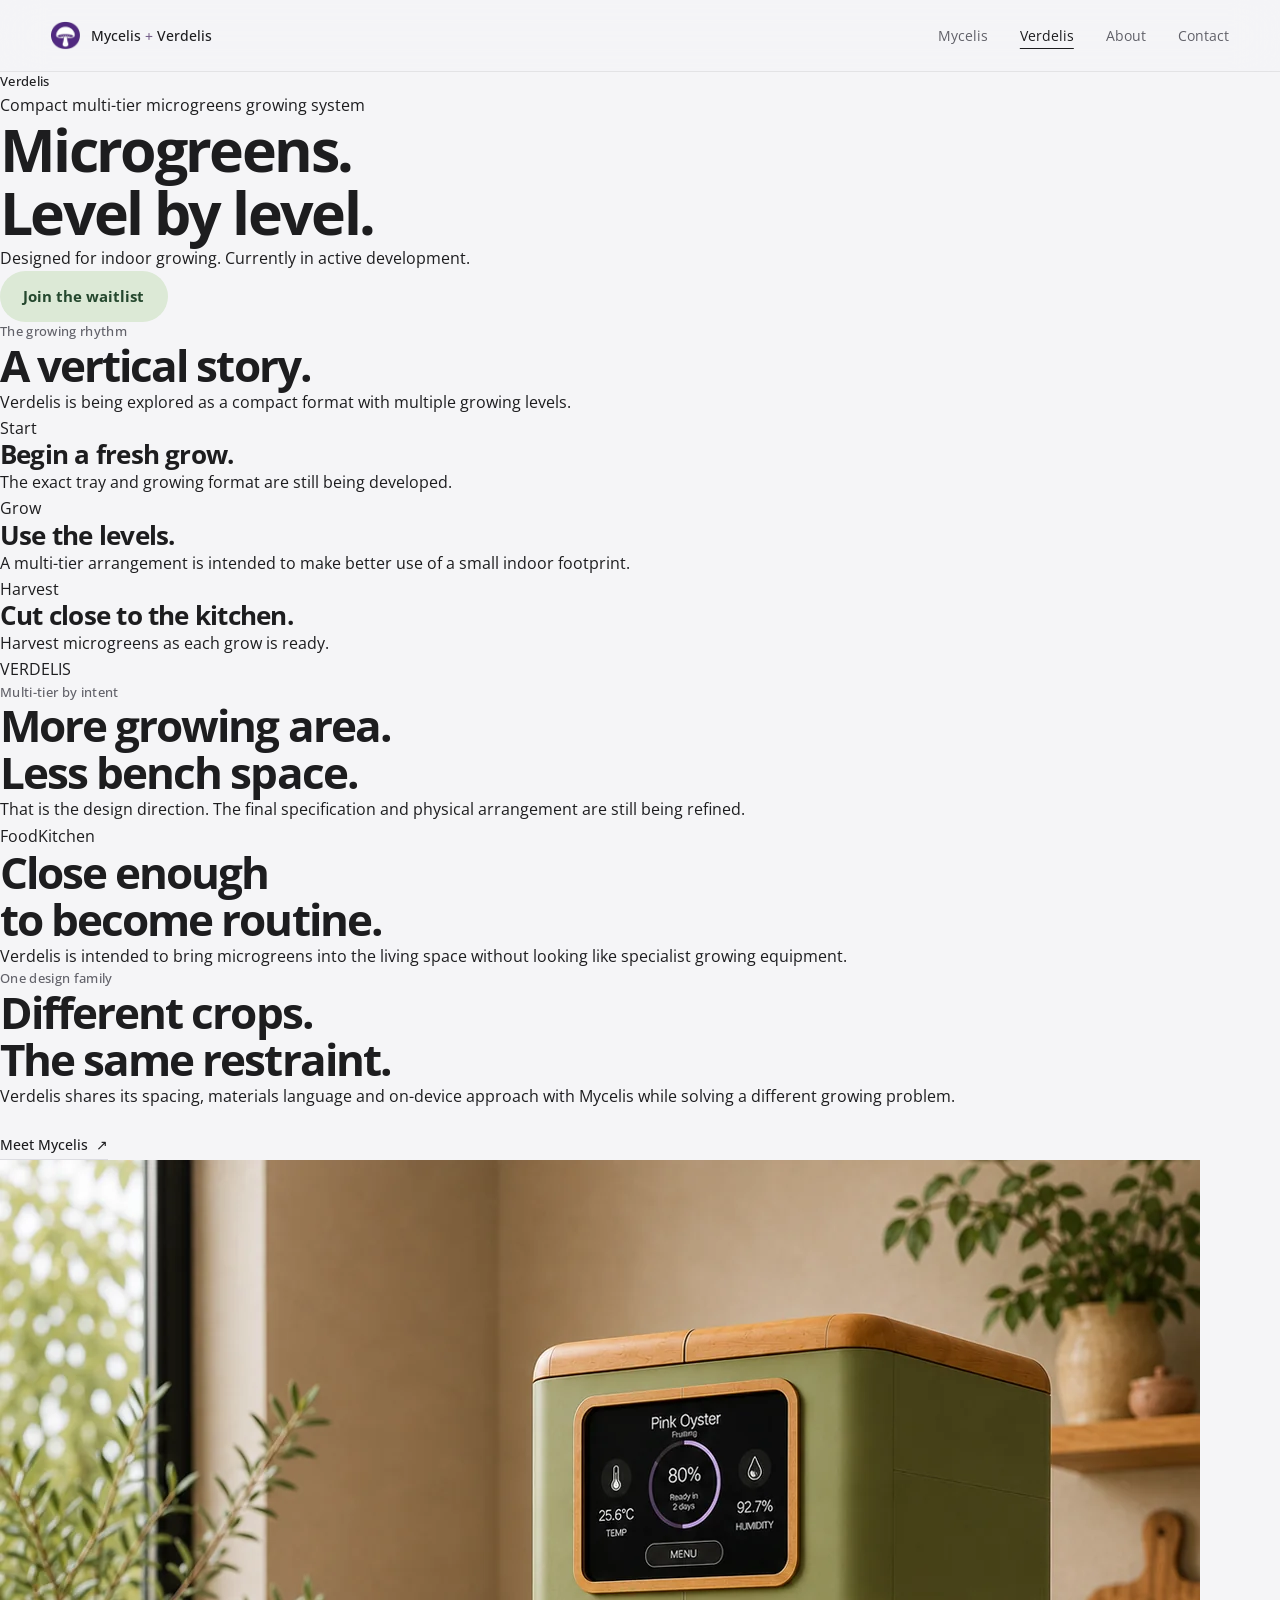
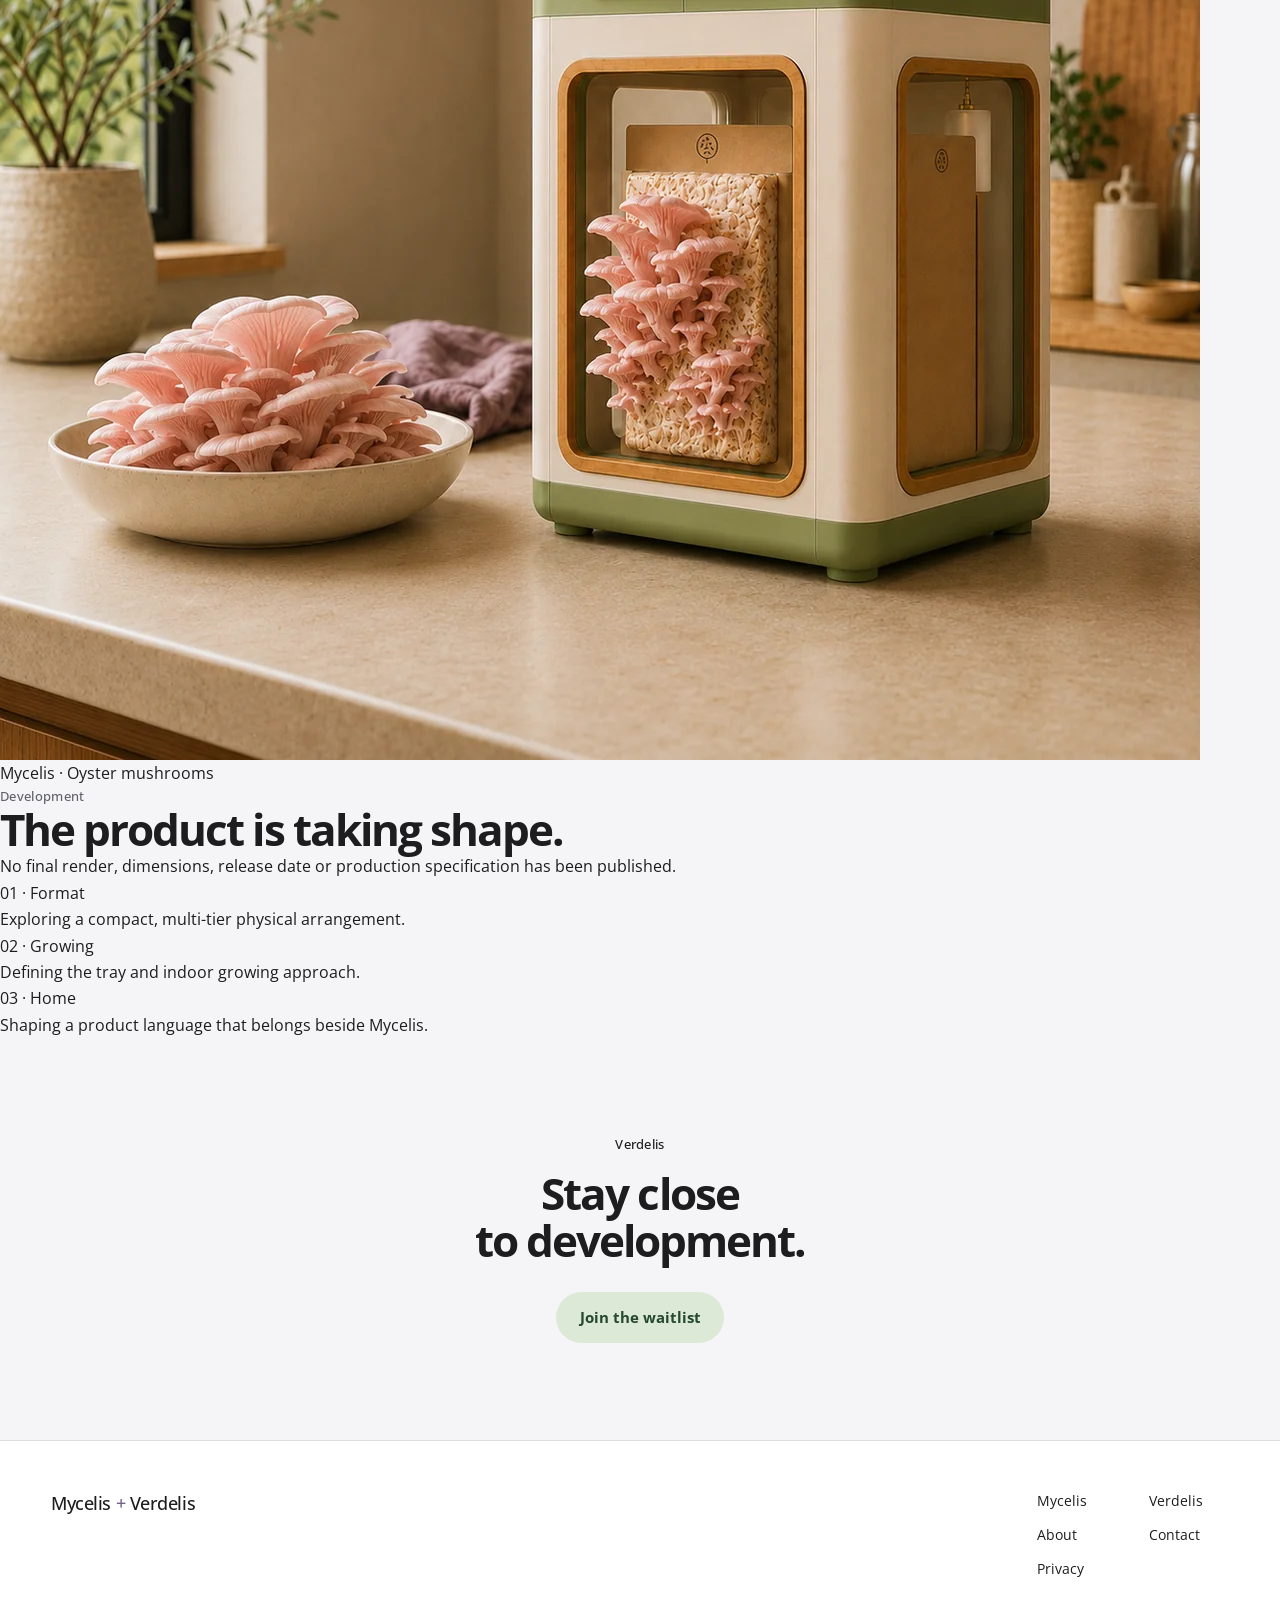
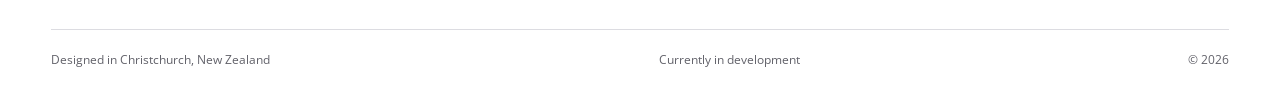
<file: verdelis.html>
<!doctype html>
<html lang="en-NZ">
  <head>
    <meta charset="utf-8">
    <meta name="viewport" content="width=device-width, initial-scale=1">
    <title>Verdelis | Microgreens, level by level</title>
    <meta name="description" content="Verdelis is a compact multi-tier microgreens growing system in active development in Christchurch, New Zealand.">
    <link rel="canonical" href="https://mycelis.co.nz/verdelis.html">
    <link rel="icon" href="assets/mycelis/logo.avif" type="image/avif">
    <meta name="theme-color" content="#e8eee6">
    <meta property="og:type" content="website"><meta property="og:title" content="Verdelis | Microgreens, level by level"><meta property="og:description" content="A compact multi-tier microgreens growing system in active development in Christchurch, New Zealand."><meta property="og:url" content="https://mycelis.co.nz/verdelis.html"><meta property="og:image" content="https://mycelis.co.nz/assets/branding/og-preview.png">
    <meta name="twitter:card" content="summary_large_image"><meta name="twitter:title" content="Verdelis | Microgreens, level by level"><meta name="twitter:description" content="A compact multi-tier microgreens growing system in active development in Christchurch, New Zealand."><meta name="twitter:image" content="https://mycelis.co.nz/assets/branding/og-preview.png">
    <link rel="stylesheet" href="css/styles.css"><script src="js/main.js" defer></script>
  </head>
  <body class="page-verdelis">
    <a class="skip-link" href="#main">Skip to content</a>
    <header class="site-header" data-header><div class="nav-shell"><a class="wordmark" href="index.html" aria-label="Mycelis and Verdelis home"><img src="assets/mycelis/logo.avif" alt="" width="42" height="42"><span>Mycelis <b>+</b> Verdelis</span></a><button class="menu-button" type="button" aria-expanded="false" aria-controls="primary-nav" data-menu-button><span class="menu-label">Menu</span><span class="menu-lines" aria-hidden="true"></span></button><nav class="primary-nav" id="primary-nav" aria-label="Primary navigation" data-menu><a href="mycelis.html">Mycelis</a><a href="verdelis.html" aria-current="page">Verdelis</a><a href="about.html">About</a><a href="contact.html">Contact</a></nav></div></header>

    <main id="main">
      <section class="verdelis-hero" aria-labelledby="verdelis-title">
        <div class="verdelis-hero-top"><p class="product-name product-name--verdelis">Verdelis</p><p>Compact multi-tier microgreens growing system</p></div>
        <h1 id="verdelis-title">Microgreens.<br>Level by level.</h1>
        <div class="verdelis-hero-bottom"><p>Designed for indoor growing. Currently in active development.</p><a class="solid-link solid-link--green" href="index.html?interest=verdelis#waitlist">Join the waitlist</a></div>
        <div class="hero-levels" aria-hidden="true"><i></i><i></i><i></i></div>
      </section>

      <section class="tiers-intro" aria-labelledby="tiers-title">
        <div class="tiers-heading"><p class="section-index">The growing rhythm</p><h2 id="tiers-title">A vertical story.</h2><p>Verdelis is being explored as a compact format with multiple growing levels.</p></div>
        <div class="tier-sequence">
          <article><span>Start</span><h3>Begin a fresh grow.</h3><p>The exact tray and growing format are still being developed.</p></article>
          <article><span>Grow</span><h3>Use the levels.</h3><p>A multi-tier arrangement is intended to make better use of a small indoor footprint.</p></article>
          <article><span>Harvest</span><h3>Cut close to the kitchen.</h3><p>Harvest microgreens as each grow is ready.</p></article>
        </div>
      </section>

      <section class="vertical-field" aria-labelledby="vertical-title">
        <p class="vertical-word" aria-hidden="true">VERDELIS</p>
        <div><p class="section-index">Multi-tier by intent</p><h2 id="vertical-title">More growing area.<br>Less bench space.</h2><p>That is the design direction. The final specification and physical arrangement are still being refined.</p></div>
      </section>

      <section class="verdelis-home-fit" aria-labelledby="home-fit-title">
        <div class="home-fit-line"><span>Food</span><i></i><span>Kitchen</span></div>
        <h2 id="home-fit-title">Close enough<br>to become routine.</h2>
        <p>Verdelis is intended to bring microgreens into the living space without looking like specialist growing equipment.</p>
      </section>

      <section class="shared-family" aria-labelledby="shared-title">
        <div class="shared-family-copy"><p class="section-index">One design family</p><h2 id="shared-title">Different crops.<br>The same restraint.</h2><p>Verdelis shares its spacing, materials language and on-device approach with Mycelis while solving a different growing problem.</p><a class="arrow-link" href="mycelis.html">Meet Mycelis <span aria-hidden="true">↗</span></a></div>
        <figure><img src="assets/mycelis/hero.webp" alt="Mycelis, the oyster mushroom product in the same growing-appliance family" width="1200" height="1200" loading="lazy"><figcaption>Mycelis · Oyster mushrooms</figcaption></figure>
      </section>

      <section class="verdelis-development" aria-labelledby="verdelis-development-title">
        <div><p class="section-index">Development</p><h2 id="verdelis-development-title">The product is taking shape.</h2><p>No final render, dimensions, release date or production specification has been published.</p></div>
        <dl>
          <div><dt>01 · Format</dt><dd>Exploring a compact, multi-tier physical arrangement.</dd></div>
          <div><dt>02 · Growing</dt><dd>Defining the tray and indoor growing approach.</dd></div>
          <div><dt>03 · Home</dt><dd>Shaping a product language that belongs beside Mycelis.</dd></div>
        </dl>
      </section>

      <section class="product-end product-end--verdelis" aria-labelledby="verdelis-end-title"><p class="product-name product-name--verdelis">Verdelis</p><h2 id="verdelis-end-title">Stay close to development.</h2><a class="solid-link solid-link--green" href="index.html?interest=verdelis#waitlist">Join the waitlist</a></section>
    </main>

    <footer class="site-footer"><div class="footer-primary"><a class="footer-mark" href="index.html">Mycelis <b>+</b> Verdelis</a><nav aria-label="Footer navigation"><a href="mycelis.html">Mycelis</a><a href="verdelis.html">Verdelis</a><a href="about.html">About</a><a href="contact.html">Contact</a><a href="privacy.html">Privacy</a></nav></div><div class="footer-meta"><span>Designed in Christchurch, New Zealand</span><span>Currently in development</span><span>© 2026</span></div></footer>
  </body>
</html>
</file>
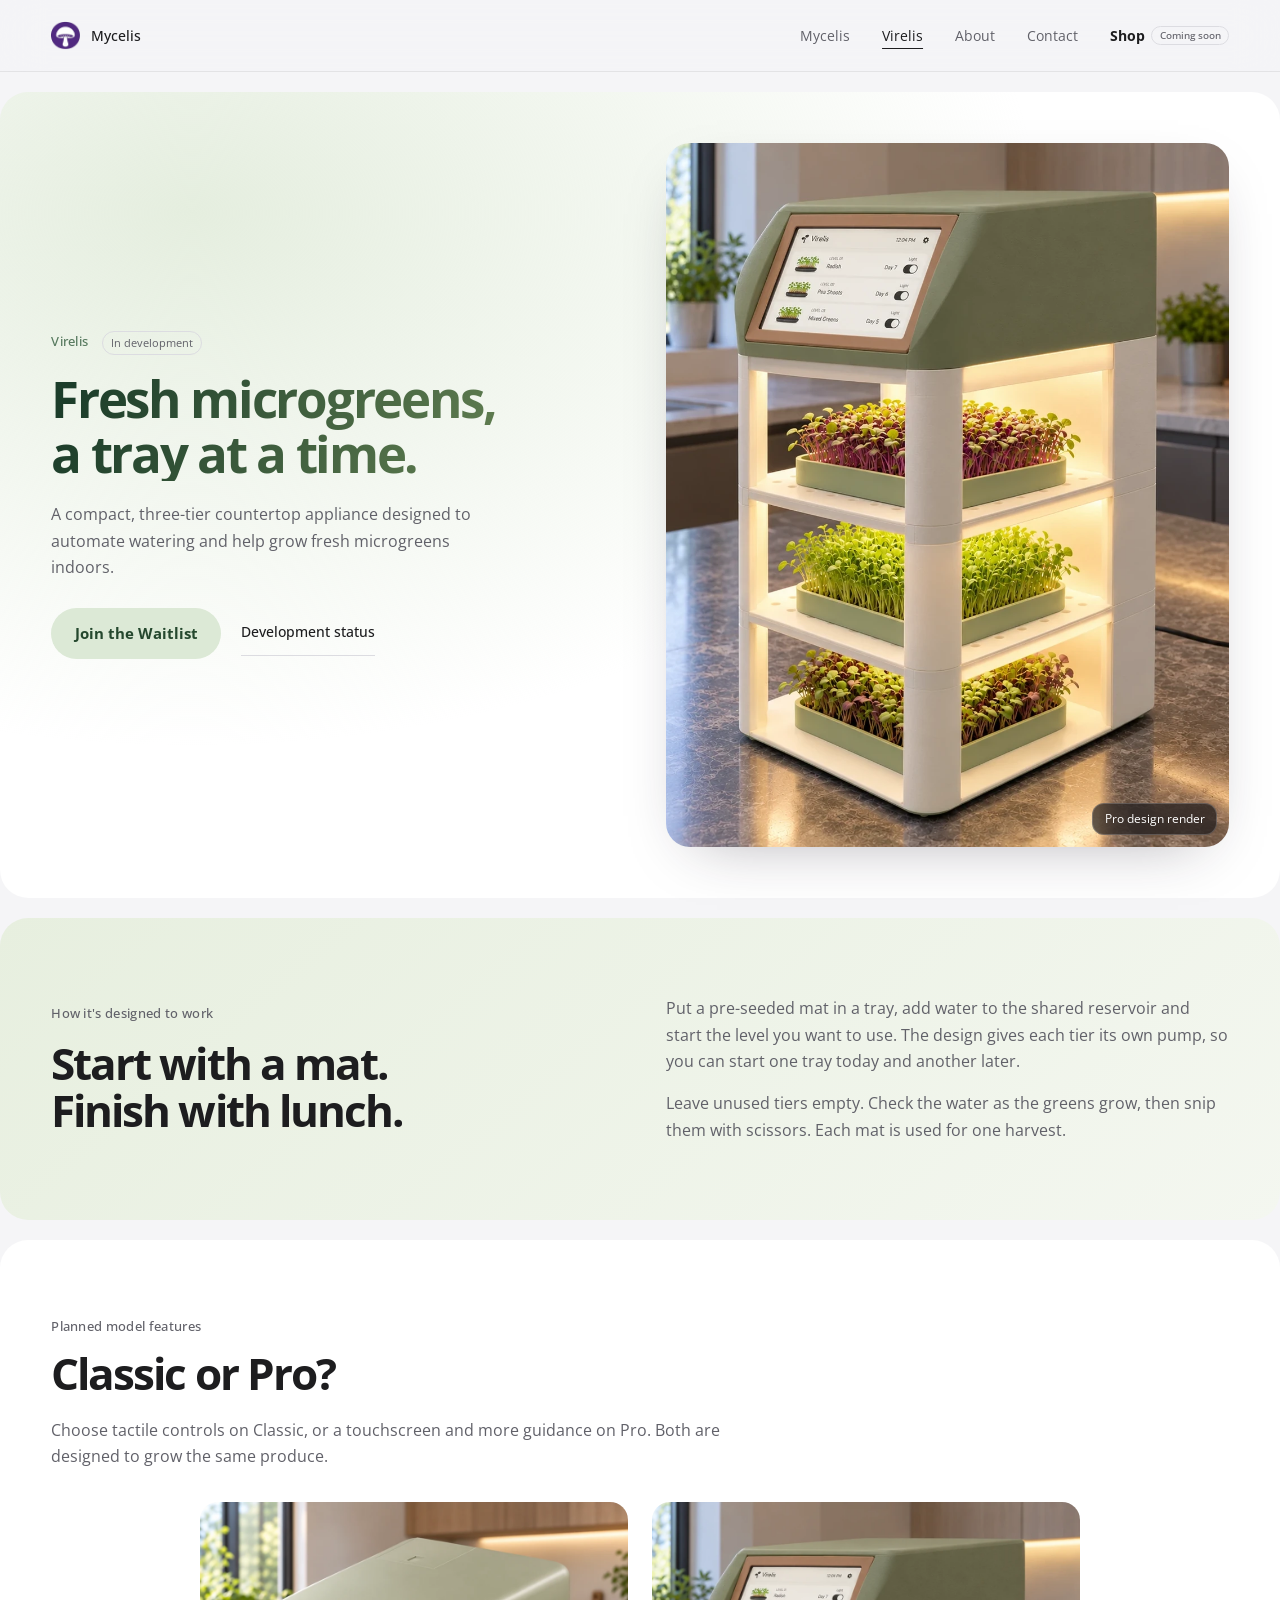
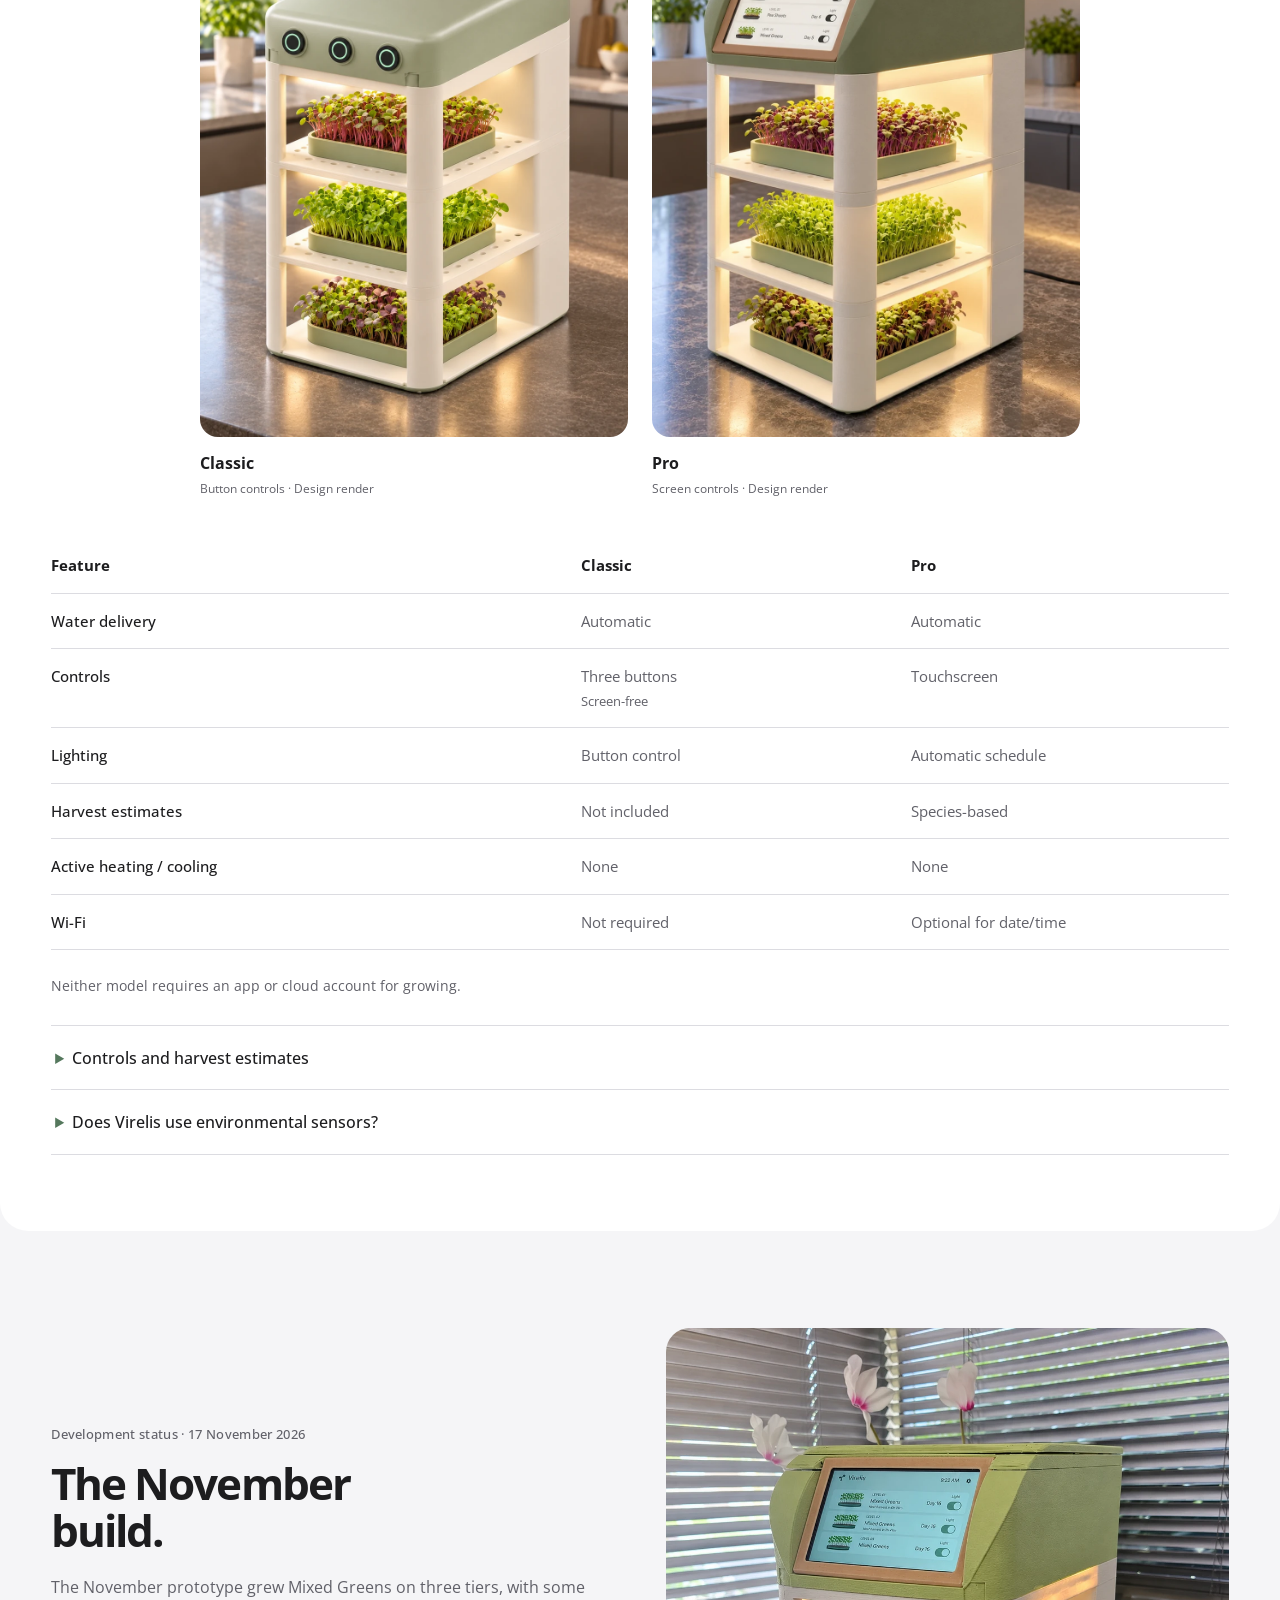
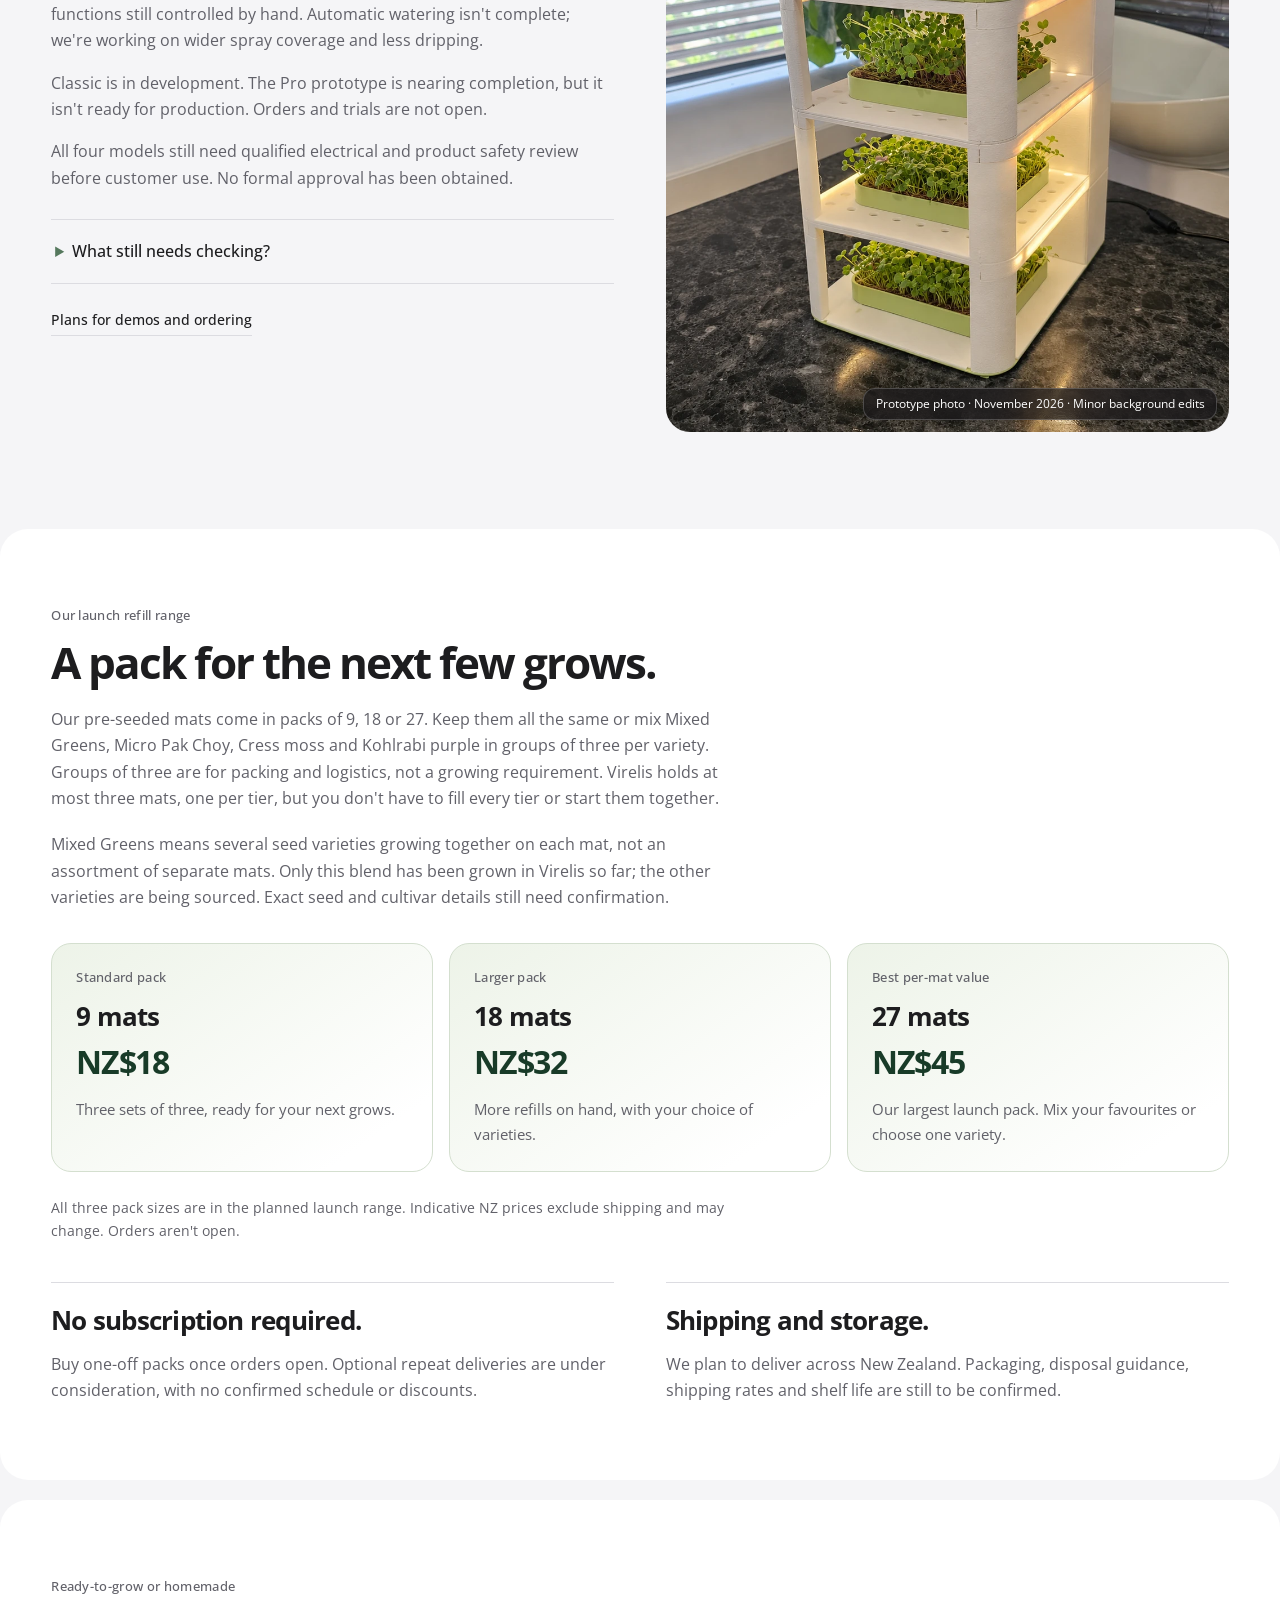
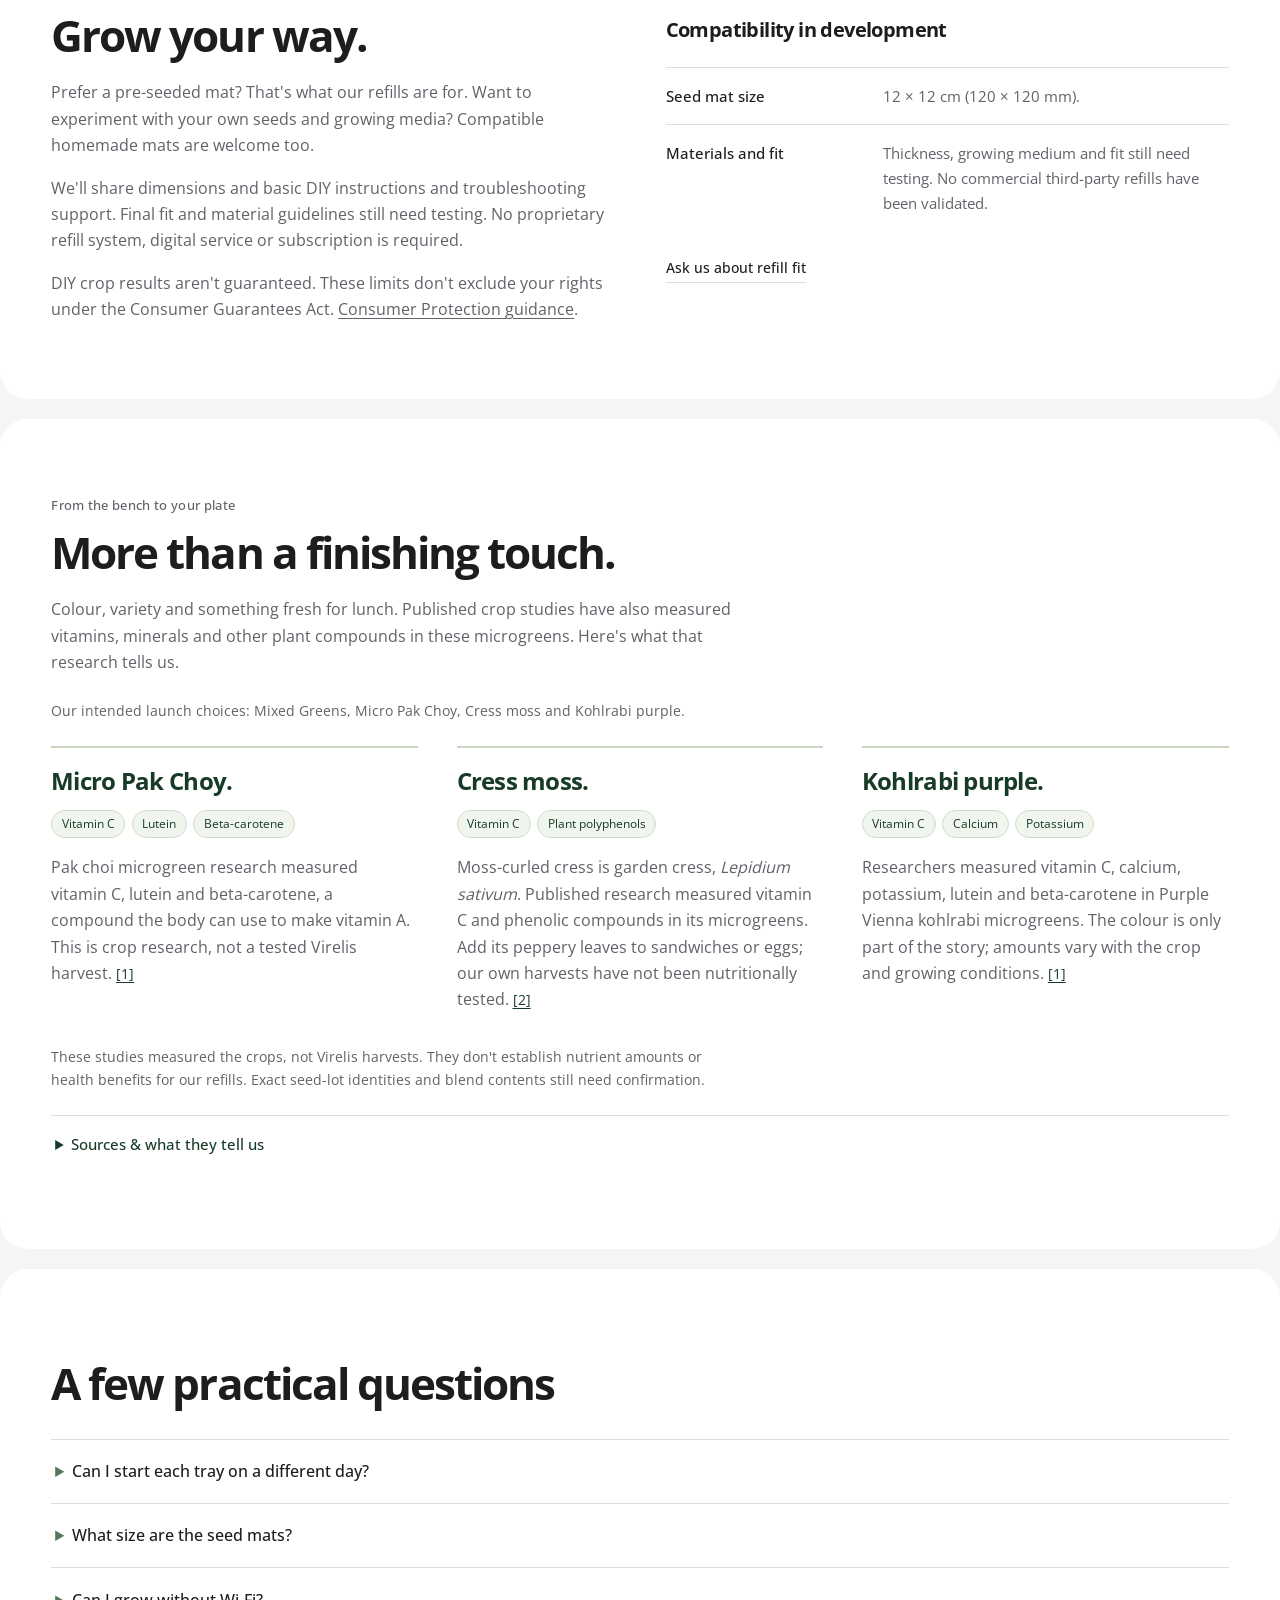
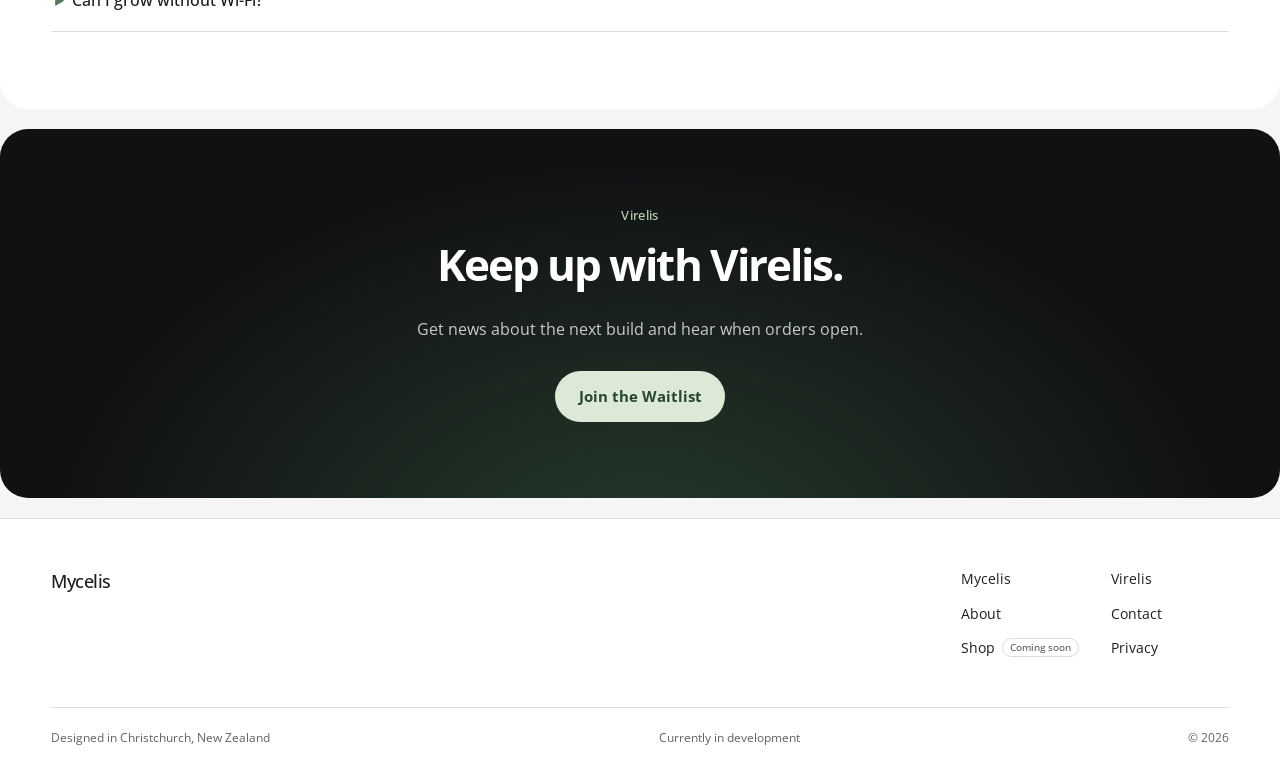
<file: virelis.html>
<!doctype html>
<html lang="en-NZ">
  <head>
    <meta charset="utf-8">
    <meta name="viewport" content="width=device-width, initial-scale=1">
    <title>Virelis | A three-shelf microgreens grower</title>
    <meta name="description" content="Virelis is a three-tier countertop appliance designed to water microgreens independently. Explore Classic and Pro, refill mats and prototype progress.">
    <link rel="canonical" href="https://mycelis.co.nz/virelis.html">
    <link rel="icon" href="assets/mycelis/logo.avif" type="image/avif">
    <meta name="theme-color" content="#f5f5f7">
    <meta property="og:type" content="website"><meta property="og:site_name" content="Mycelis"><meta property="og:title" content="Virelis | A three-shelf microgreens grower"><meta property="og:description" content="Virelis is a three-tier countertop appliance designed to water microgreens independently. Explore Classic and Pro, refill mats and prototype progress."><meta property="og:url" content="https://mycelis.co.nz/virelis.html"><meta property="og:image" content="https://mycelis.co.nz/assets/branding/og-preview.png">
    <meta name="twitter:card" content="summary_large_image"><meta name="twitter:title" content="Virelis | A three-shelf microgreens grower"><meta name="twitter:description" content="Virelis is a three-tier countertop appliance designed to water microgreens independently. Explore Classic and Pro, refill mats and prototype progress."><meta name="twitter:image" content="https://mycelis.co.nz/assets/branding/og-preview.png">
    <link rel="stylesheet" href="css/styles.css?v=20261120-editorial"><script src="js/main.js" defer></script>
  </head>
  <body class="page-virelis">
    <a class="skip-link" href="#main">Skip to content</a>
    <header class="site-header" data-header><div class="nav-shell"><a class="wordmark" href="index.html" aria-label="Mycelis home"><img src="assets/mycelis/logo.avif" alt="" width="42" height="42"><span>Mycelis</span></a><button class="menu-button" type="button" aria-expanded="false" aria-controls="primary-nav" data-menu-button><span class="menu-label">Menu</span><span class="menu-lines" aria-hidden="true"></span></button><nav class="primary-nav" id="primary-nav" aria-label="Primary navigation" data-menu><a href="mycelis.html">Mycelis</a><a href="virelis.html" aria-current="page">Virelis</a><a href="about.html">About</a><a href="contact.html">Contact</a><a class="nav-shop" href="https://mycelis-virelis-private-store.growmycelis.workers.dev/store" title="Coming soon · Password-protected sandbox preview" rel="nofollow">Shop <span class="shop-status">Coming soon</span></a></nav></div></header>

    <main id="main">
      <section class="virelis-hero" aria-labelledby="virelis-title">
        <div class="virelis-hero-copy">
          <div class="hero-intro">
            <p class="product-name product-name--virelis">Virelis <span class="hero-stage">In development</span></p>
            <h1 id="virelis-title">Fresh microgreens, a tray at a time.</h1>
            <p class="hero-lead">A compact, three-tier countertop appliance designed to automate watering and help grow fresh microgreens indoors.</p>
            <div class="hero-actions"><a class="solid-link solid-link--green" href="index.html#waitlist">Join the Waitlist</a><a class="arrow-link" href="#virelis-development-title">Development status</a></div>
          </div>
        </div>
        <figure class="virelis-hero-media">
          <img src="assets/virelis/render-portrait.webp" alt="Updated Virelis design render with three illuminated trays of microgreens, a sage-green housing and touchscreen" width="1000" height="1250" fetchpriority="high">
          <figcaption>Pro design render</figcaption>
        </figure>
      </section>

      <section class="content-split content-tint" aria-labelledby="virelis-use-title">
        <div><p class="section-index">How it's designed to work</p><h2 id="virelis-use-title">Start with a mat. Finish with lunch.</h2></div>
        <div class="prose"><p>Put a pre-seeded mat in a tray, add water to the shared reservoir and start the level you want to use. The design gives each tier its own pump, so you can start one tray today and another later.</p><p>Leave unused tiers empty. Check the water as the greens grow, then snip them with scissors. Each mat is used for one harvest.</p></div>
      </section>

      <section class="model-comparison" id="virelis-models" aria-labelledby="virelis-models-title">
<div class="section-heading"><p class="section-index">Planned model features</p><h2 id="virelis-models-title">Classic or Pro?</h2><p>Choose tactile controls on Classic, or a touchscreen and more guidance on Pro. Both are designed to grow the same produce.</p></div>
        <div class="model-visuals" aria-label="Virelis Classic and Pro design renders">
          <figure><img src="assets/virelis/base-render.webp" alt="Virelis Classic design render with three tactile buttons, screen-free, and three growing shelves of microgreens" width="1000" height="1250" loading="lazy"><figcaption><strong>Classic</strong> <span>Button controls · Design render</span></figcaption></figure>
          <figure><img src="assets/virelis/render-portrait.webp" alt="Virelis Pro design render with screen-based controls and three growing shelves" width="1000" height="1250" loading="lazy"><figcaption><strong>Pro</strong> <span>Screen controls · Design render</span></figcaption></figure>
        </div>
        <table class="model-table"><caption class="visually-hidden">Planned Virelis Classic and Pro features</caption><thead><tr><th scope="col">Feature</th><th scope="col">Classic</th><th scope="col">Pro</th></tr></thead><tbody>
          <tr><th scope="row">Water delivery</th><td>Automatic</td><td>Automatic</td></tr>
          <tr><th scope="row">Controls</th><td>Three buttons <span class="model-detail">Screen-free</span></td><td>Touchscreen</td></tr>
          <tr><th scope="row">Lighting</th><td>Button control</td><td>Automatic schedule</td></tr>
          <tr><th scope="row">Harvest estimates</th><td>Not included</td><td>Species-based</td></tr>
          <tr><th scope="row">Active heating / cooling</th><td>None</td><td>None</td></tr>
          <tr><th scope="row">Wi-Fi</th><td>Not required</td><td>Optional for date/time</td></tr>
        </tbody></table>
        <p class="plan-note">Neither model requires an app or cloud account for growing.</p>
        <div class="faq-list model-notes" aria-label="Virelis controls and operating details">
          <details><summary>Controls and harvest estimates</summary><div class="prose"><p>Classic has three independent light controls, one per tier. Pro adds touchscreen controls, automatic light scheduling and species-based harvest estimates.</p><p>Pro estimates use the selected species as a guide to timing, rather than a guaranteed harvest date.</p></div></details>
          <details><summary>Does Virelis use environmental sensors?</summary><div class="prose"><p>Virelis is sensorless. Automatic water delivery is intended for both models, but there is no environmental sensing, humidity control or fan control. Neither model has active heating or cooling. Pro estimates are species-based, not a live assessment of the crop.</p></div></details>
        </div>
      </section>

      <section class="virelis-development" aria-labelledby="virelis-development-title">
        <div class="virelis-development-copy">
          <p class="section-index">Development status · 17 November 2026</p>
          <h2 id="virelis-development-title">The November build.</h2>
          <div class="prose"><p>The November prototype grew Mixed Greens on three tiers, with some functions still controlled by hand. Automatic watering isn't complete; we're working on wider spray coverage and less dripping.</p><p>Classic is in development. The Pro prototype is nearing completion, but it isn't ready for production. Orders and trials are not open.</p><p>All four models still need qualified electrical and product safety review before customer use. No formal approval has been obtained.</p></div>
          <div class="faq-list model-notes">
          <details><summary>What still needs checking?</summary><div class="prose"><p>The current cleaning plan is to wipe down the growing area and hand-wash removable parts. Final instructions, material suitability and operating limits still need testing. The prototype may leave moisture on nearby surfaces. Final clearances, operating conditions, noise and electricity use have not been confirmed. Pro's harvest estimates aren't validated and do not guarantee a harvest date. Behaviour after a power interruption hasn't been validated.</p></div></details>
          </div>
          <a class="arrow-link" href="about.html#availability">Plans for demos and ordering</a>
        </div>
        <figure class="virelis-development-media">
          <img src="assets/virelis/prototype-growing-nov-2026.webp" alt="November 2026 Virelis prototype growing microgreens on three illuminated shelves, with a touchscreen" width="1000" height="1250" loading="lazy">
          <figcaption>Prototype photo · November 2026 · Minor background edits</figcaption>
        </figure>
      </section>

      <section class="refill-plans" id="virelis-refills" aria-labelledby="virelis-refills-title">
        <div class="section-heading"><p class="section-index">Our launch refill range</p><h2 id="virelis-refills-title">A pack for the next few grows.</h2><p>Our pre-seeded mats come in packs of 9, 18 or 27. Keep them all the same or mix Mixed Greens, Micro Pak Choy, Cress moss and Kohlrabi purple in groups of three per variety. Groups of three are for packing and logistics, not a growing requirement. Virelis holds at most three mats, one per tier, but you don't have to fill every tier or start them together.</p><p>Mixed Greens means several seed varieties growing together on each mat, not an assortment of separate mats. Only this blend has been grown in Virelis so far; the other varieties are being sourced. Exact seed and cultivar details still need confirmation.</p></div>
        <div class="refill-grid" aria-label="Preliminary Virelis refill pack prices">
          <article class="refill-card"><p class="section-index">Standard pack</p><h3>9 mats</h3><p class="refill-price">NZ$18</p><p>Three sets of three, ready for your next grows.</p></article>
          <article class="refill-card"><p class="section-index">Larger pack</p><h3>18 mats</h3><p class="refill-price">NZ$32</p><p>More refills on hand, with your choice of varieties.</p></article>
          <article class="refill-card"><p class="section-index">Best per-mat value</p><h3>27 mats</h3><p class="refill-price">NZ$45</p><p>Our largest launch pack. Mix your favourites or choose one variety.</p></article>
        </div>
        <p class="plan-note">All three pack sizes are in the planned launch range. Indicative NZ prices exclude shipping and may change. Orders aren't open.</p>
        <div class="refill-notes">
          <article class="prose" id="virelis-subscriptions"><h3>No subscription required.</h3><p>Buy one-off packs once orders open. Optional repeat deliveries are under consideration, with no confirmed schedule or discounts.</p></article>
          <article class="prose"><h3>Shipping and storage.</h3><p>We plan to deliver across New Zealand. Packaging, disposal guidance, shipping rates and shelf life are still to be confirmed.</p></article>
        </div>
      </section>

      <section class="content-split grow-your-way" id="virelis-compatibility" aria-labelledby="virelis-diy-title">
        <div class="prose"><p class="section-index">Ready-to-grow or homemade</p><h2 id="virelis-diy-title">Grow your way.</h2><p>Prefer a pre-seeded mat? That's what our refills are for. Want to experiment with your own seeds and growing media? Compatible homemade mats are welcome too.</p><p>We'll share dimensions and basic DIY instructions and troubleshooting support. Final fit and material guidelines still need testing. No proprietary refill system, digital service or subscription is required.</p><p>DIY crop results aren't guaranteed. These limits don't exclude your rights under the Consumer Guarantees Act. <a href="https://www.consumerprotection.govt.nz/general-help/guide-to-buying-smart/warranties">Consumer Protection guidance</a>.</p></div>
        <div><h3 class="compatibility-heading">Compatibility in development</h3><dl class="compatibility-specs">
          <div><dt>Seed mat size</dt><dd>12 × 12 cm (120 × 120 mm).</dd></div>
          <div><dt>Materials and fit</dt><dd>Thickness, growing medium and fit still need testing. No commercial third-party refills have been validated.</dd></div>
        </dl><a class="arrow-link" href="contact.html">Ask us about refill fit</a></div>
      </section>

      <section class="food-section food-section--virelis" id="virelis-food" aria-labelledby="virelis-food-title">
        <div class="section-heading"><p class="section-index">From the bench to your plate</p><h2 id="virelis-food-title">More than a finishing touch.</h2><p>Colour, variety and something fresh for lunch. Published crop studies have also measured vitamins, minerals and other plant compounds in these microgreens. Here's what that research tells us.</p></div>
        <p class="variety-note">Our intended launch choices: Mixed Greens, Micro Pak Choy, Cress moss and Kohlrabi purple.</p>
        <div class="food-facts nutrition-varieties">
          <article><h3>Micro Pak Choy.</h3><ul class="nutrient-tags" aria-label="Nutrients measured in pak choi research"><li>Vitamin C</li><li>Lutein</li><li>Beta-carotene</li></ul><p>Pak choi microgreen research measured vitamin C, lutein and beta-carotene, a compound the body can use to make vitamin A. This is crop research, not a tested Virelis harvest. <a class="source-ref" href="https://www.mdpi.com/2076-3921/9/3/252" aria-label="Source 1: pak choi and purple kohlrabi microgreen research">[1]</a></p></article>
          <article><h3>Cress moss.</h3><ul class="nutrient-tags" aria-label="Nutrients and plant compounds measured in garden cress research"><li>Vitamin C</li><li>Plant polyphenols</li></ul><p>Moss-curled cress is garden cress, <i>Lepidium sativum</i>. Published research measured vitamin C and phenolic compounds in its microgreens. Add its peppery leaves to sandwiches or eggs; our own harvests have not been nutritionally tested. <a class="source-ref" href="https://www.mdpi.com/1422-0067/25/21/11831" aria-label="Source 2: garden cress vitamin C and phenolic compounds">[2]</a></p></article>
          <article><h3>Kohlrabi purple.</h3><ul class="nutrient-tags" aria-label="Nutrients measured in purple kohlrabi research"><li>Vitamin C</li><li>Calcium</li><li>Potassium</li></ul><p>Researchers measured vitamin C, calcium, potassium, lutein and beta-carotene in Purple Vienna kohlrabi microgreens. The colour is only part of the story; amounts vary with the crop and growing conditions. <a class="source-ref" href="https://www.mdpi.com/2076-3921/9/3/252" aria-label="Source 1: purple kohlrabi vitamins, carotenoids and minerals">[1]</a></p></article>
        </div>
        <p class="evidence-note">These studies measured the crops, not Virelis harvests. They don't establish nutrient amounts or health benefits for our refills. Exact seed-lot identities and blend contents still need confirmation.</p>
        <details class="research-notes"><summary>Sources &amp; what they tell us</summary><ol>
          <li><a href="https://www.mdpi.com/2076-3921/9/3/252">Kyriacou and colleagues, 2020: pak choi and purple kohlrabi</a>. Tables 3–4 report minerals, vitamin C and carotenoids in Red Wizard F1 pak choi and Purple Vienna kohlrabi under controlled conditions. These are not our seed lots or growing system. Funded by the Italian Space Agency; authors declared no conflicts.</li>
          <li><a href="https://www.mdpi.com/1422-0067/25/21/11831">Šola and colleagues, 2024: garden-cress microgreens</a>. Table 2 reports vitamin C and phenolic compounds in <i>Lepidium sativum</i>. Laboratory digestion and extract results do not establish human health benefits. Funded by the Croatian Science Foundation; authors declared no conflicts.</li>
          <li><a href="https://www.ars.usda.gov/research/publications/publication/?seqno115=278071">Xiao and colleagues, 2012: 25 commercially grown microgreens</a>. Measured vitamins and carotenoids varied substantially among the research samples. Those findings do not identify our unconfirmed seed blends or establish health outcomes from Virelis.</li>
          <li><a href="https://pmc.ncbi.nlm.nih.gov/articles/PMC11842852/">Balik and colleagues, 2025: nutritional profiles of six microgreens</a>. Further background on variation between research crops, not measurements of our harvests or a specification for Mixed Greens.</li>
        </ol></details>
      </section>

      <section class="faq-section" aria-labelledby="virelis-questions-title">
        <div class="section-heading"><h2 id="virelis-questions-title">A few practical questions</h2></div>
        <div class="faq-list">
          <details><summary>Can I start each tray on a different day?</summary><div class="prose"><p>That's the design: each tier has its own pump, so different trays can be at different stages. Use one mat per tier and leave unused tiers empty.</p></div></details>
          <details><summary>What size are the seed mats?</summary><div class="prose"><p>12 × 12 cm (120 × 120 mm), with one mat per tier. Each mat is intended for one harvest.</p></div></details>
          <details><summary>Can I grow without Wi-Fi?</summary><div class="prose"><p>Yes. No app or cloud connection is required for growing. Wi-Fi on Pro is optional for setting the date and time.</p></div></details>
        </div>
      </section>

      <section class="product-end product-end--virelis" aria-labelledby="virelis-end-title"><p class="product-name product-name--virelis">Virelis</p><h2 id="virelis-end-title">Keep up with Virelis.</h2><p>Get news about the next build and hear when orders open.</p><a class="solid-link solid-link--green" href="index.html#waitlist">Join the Waitlist</a></section>
    </main>

    <footer class="site-footer"><div class="footer-primary"><a class="footer-mark" href="index.html">Mycelis</a><nav aria-label="Footer navigation"><a href="mycelis.html">Mycelis</a><a href="virelis.html">Virelis</a><a href="about.html">About</a><a href="contact.html">Contact</a><a class="nav-shop" href="https://mycelis-virelis-private-store.growmycelis.workers.dev/store" title="Coming soon · Password-protected sandbox preview" rel="nofollow">Shop <span class="shop-status">Coming soon</span></a><a href="privacy.html">Privacy</a></nav></div><div class="footer-meta"><span>Designed in Christchurch, New Zealand</span><span>Currently in development</span><span>© 2026</span></div></footer>
  </body>
</html>
</file>
<file: css/styles.css>
@font-face {
  font-family: "Open Sans Local";
  src: url("../assets/branding/open-sans-regular.woff2") format("woff2");
  font-weight: 400;
  font-style: normal;
  font-display: swap;
}

/* Shop is a preview; make the login wall clear before visitors follow it. */
.nav-shop { display: inline-flex; align-items: center; flex-wrap: wrap; gap: .4rem; }
.shop-status { display: inline-block; padding: .15rem .45rem; border: 1px solid var(--border-subtle); border-radius: 999px; color: var(--text-secondary); font-size: .65rem; font-weight: 500; line-height: 1.25; white-space: nowrap; }

@font-face {
  font-family: "Open Sans Local";
  src: url("../assets/branding/open-sans-medium.woff2") format("woff2");
  font-weight: 500;
  font-style: normal;
  font-display: swap;
}

@font-face {
  font-family: "Open Sans Local";
  src: url("../assets/branding/open-sans-bold.woff2") format("woff2");
  font-weight: 700;
  font-style: normal;
  font-display: swap;
}

@font-face {
  font-family: "Nunito Local";
  src: url("../assets/branding/nunito-bold.woff2") format("woff2");
  font-weight: 700;
  font-style: normal;
  font-display: swap;
}

:root {
  --bg-main: #f5f5f7;
  --bg-paper: #ffffff;
  --bg-soft: #ededf0;
  --text-primary: #1d1d1f;
  --text-secondary: #616169;
  --border-subtle: #dcdce1;
  --mycelis-accent: #c5adda;
  --mycelis-accent-ink: #76608a;
  --mycelis-ink: #3d2c49;
  --mycelis-dark: #806696;
  --mycelis-soft: #f3eef6;
  --virelis-accent: #55785d;
  --virelis-dark: #183b28;
  --virelis-soft: #e4ebe1;
  --nav-height: 72px;
  --page-gutter: clamp(1.25rem, 4vw, 3.25rem);
  --section-space: clamp(3.5rem, 6vw, 5rem);
  --content-max: 1280px;
  --display-font: -apple-system, BlinkMacSystemFont, "Segoe UI Variable", "Segoe UI", "Open Sans Local", sans-serif;
  --body-font: -apple-system, BlinkMacSystemFont, "Segoe UI Variable", "Segoe UI", "Open Sans Local", sans-serif;
}

*, *::before, *::after { box-sizing: border-box; }
html { scroll-behavior: smooth; scroll-padding-top: calc(var(--nav-height) + 1rem); }
body { margin: 0; background: var(--bg-main); color: var(--text-primary); font-family: var(--body-font); font-size: 16px; line-height: 1.65; -webkit-font-smoothing: antialiased; }
main { max-width: var(--content-max); margin-inline: auto; }
img { display: block; max-width: 100%; }
figure { margin: 0; }
a { color: inherit; text-decoration: none; }
.inline-link, .prose a:not(.arrow-link):not(.solid-link) { text-decoration: underline; text-underline-offset: .2em; }
button, input { font: inherit; }
button { color: inherit; }
h1, h2, h3, p, dl, dd { margin: 0; }
h1, h2, h3 { font-family: var(--display-font); font-weight: 650; line-height: 1.08; letter-spacing: -.045em; text-wrap: balance; }
h1 { font-size: clamp(2.5rem, 4.6vw, 4rem); }
h2 { font-size: clamp(2rem, 3.4vw, 3rem); font-weight: 600; }
h3 { font-size: clamp(1.3rem, 2vw, 1.75rem); font-weight: 600; letter-spacing: -.03em; }
:focus-visible { outline: 3px solid var(--mycelis-accent-ink); outline-offset: 4px; }
.page-virelis :focus-visible { outline-color: var(--virelis-accent); }
.skip-link { position: fixed; z-index: 100; top: .75rem; left: .75rem; padding: .7rem 1rem; background: var(--text-primary); color: white; transform: translateY(-180%); }
.skip-link:focus { transform: translateY(0); }
.visually-hidden { position: absolute; width: 1px; height: 1px; padding: 0; margin: -1px; overflow: hidden; clip-path: inset(50%); white-space: nowrap; border: 0; }

.site-header { position: sticky; z-index: 30; top: 0; height: var(--nav-height); border-bottom: 1px solid rgba(29,29,31,.08); background: rgba(245,245,247,.82); backdrop-filter: blur(22px) saturate(1.35); }
.nav-shell { display: flex; max-width: var(--content-max); height: 100%; align-items: center; justify-content: space-between; gap: 2rem; margin: 0 auto; padding: 0 var(--page-gutter); }
.wordmark { display: inline-flex; align-items: center; gap: .7rem; font-size: .875rem; font-weight: 500; white-space: nowrap; }
.wordmark img { width: 29px; height: 29px; }
.wordmark b, .footer-mark b { color: var(--mycelis-accent-ink); font-weight: 500; }
.primary-nav { display: flex; align-items: center; gap: clamp(1.25rem, 2.5vw, 2.5rem); font-size: .875rem; }
.primary-nav a { padding: .6rem 0; color: var(--text-secondary); }
.primary-nav a.nav-shop { color: var(--text-primary); font-weight: 650; }
.primary-nav a:hover, .primary-nav a[aria-current="page"] { color: var(--text-primary); text-decoration: underline; text-underline-offset: .5em; }
.menu-button { display: none; min-width: 48px; min-height: 48px; align-items: center; gap: .65rem; padding: 0; border: 0; background: transparent; cursor: pointer; }
.menu-label { font-size: .875rem; }
.menu-lines { position: relative; width: 20px; height: 13px; border-top: 1px solid currentColor; border-bottom: 1px solid currentColor; }
.menu-lines::after { position: absolute; top: 5px; left: 0; width: 20px; height: 1px; background: currentColor; content: ""; }
.menu-button[aria-expanded="true"] .menu-lines { border: 0; }
.menu-button[aria-expanded="true"] .menu-lines::before, .menu-button[aria-expanded="true"] .menu-lines::after { position: absolute; top: 6px; left: 0; width: 20px; height: 1px; background: currentColor; content: ""; }
.menu-button[aria-expanded="true"] .menu-lines::before { transform: rotate(45deg); }
.menu-button[aria-expanded="true"] .menu-lines::after { transform: rotate(-45deg); }

.product-name, .section-index { font-size: .8125rem; font-weight: 500; letter-spacing: .025em; line-height: 1.5; }
.product-name--mycelis { color: var(--mycelis-accent-ink); }
.product-name--virelis { color: var(--virelis-accent); }
.section-index { color: var(--text-secondary); }
.arrow-link { display: inline-flex; align-items: center; gap: .5rem; margin-top: 1.5rem; border-bottom: 1px solid var(--border-subtle); padding-bottom: .2rem; font-size: .875rem; font-weight: 500; transition: border-color .2s ease; }
.arrow-link:hover { border-color: currentColor; }
.solid-link { display: inline-flex; min-height: 48px; align-items: center; justify-content: center; padding: .75rem 1.4rem; border: 1px solid transparent; border-radius: 999px; font-size: .9375rem; font-weight: 600; transition: background-color .2s ease, transform .2s ease, box-shadow .2s ease; }
.solid-link--purple { background: #e4d8f1; color: #40264f; }
.solid-link--purple:hover { background: #d9c8eb; transform: translateY(-1px); box-shadow: 0 6px 20px rgba(85,60,110,.12); }
.solid-link--green { background: #dce9d6; color: #25482e; }
.solid-link--green:hover { background: #cddfc5; transform: translateY(-1px); box-shadow: 0 6px 20px rgba(45,80,45,.1); }

.duel-hero { position: relative; display: grid; grid-template-columns: repeat(2, minmax(0, 1fr)); gap: 1px; margin: 1.25rem var(--page-gutter) 0; overflow: hidden; border-radius: 28px; background: #4a4550; box-shadow: 0 24px 70px -38px rgba(27,22,33,.45); }
.duel-panel { position: relative; min-width: 0; aspect-ratio: 4 / 5; overflow: hidden; isolation: isolate; color: white; }
.duel-panel--mycelis { --panel-glow: 205,178,242; }
.duel-panel--virelis { --panel-glow: 187,219,170; }
.duel-visual { position: absolute; inset: 0; overflow: hidden; }
.duel-device { width: 100%; height: 100%; object-fit: cover; transform: translate3d(var(--image-x,0px),var(--image-y,0px),0) scale(1.03); transition: transform .65s cubic-bezier(.2,.7,.2,1), filter .5s ease; }
.duel-visual::after { position: absolute; inset: 0; content: ""; background: linear-gradient(180deg, rgba(12,12,16,.38), rgba(12,12,16,.02) 32%, rgba(12,12,16,.06) 52%, rgba(12,12,16,.82)); }
.duel-panel::after { position: absolute; z-index: 2; inset: 0; pointer-events: none; content: ""; background: radial-gradient(450px circle at var(--spot-x,50%) var(--spot-y,50%), rgba(var(--panel-glow),.18), transparent 72%); opacity: 0; transition: opacity .4s ease; }
.duel-panel:hover::after, .duel-panel:focus-visible::after { opacity: 1; }
.duel-panel:hover .duel-device, .duel-panel:focus-visible .duel-device { transform: translate3d(var(--image-x,0px),var(--image-y,0px),0) scale(1.055); filter: saturate(1.05); }
.duel-panel:focus-visible { outline: 3px solid white; outline-offset: -6px; }
.duel-copy { position: absolute; z-index: 3; inset: 0; display: flex; flex-direction: column; justify-content: space-between; padding: clamp(1.1rem,3vw,2.5rem); }
.duel-copy > p { display: flex; align-items: center; gap: .65rem; color: white; font-size: .75rem; font-weight: 600; letter-spacing: .09em; text-transform: uppercase; }
.duel-copy > p > span { display: inline-grid; width: 1.9rem; height: 1.9rem; place-items: center; border: 1px solid rgba(255,255,255,.55); border-radius: 50%; background: rgba(255,255,255,.08); backdrop-filter: blur(12px); font-size: .65rem; }
.duel-copy > div { display: flex; align-items: center; justify-content: space-between; gap: .8rem; }
.duel-copy .duel-name { font-family: var(--display-font); line-height: 1.08; color: white; font-size: clamp(2.5rem,6vw,5.25rem); font-weight: 650; letter-spacing: -.055em; }
.duel-link { display: inline-flex; min-height: 36px; align-items: center; justify-content: center; gap: .4rem; padding: .4rem .75rem; border: 1px solid rgba(255,255,255,.35); border-radius: 999px; background: rgba(255,255,255,.13); color: white; backdrop-filter: blur(16px); font-size: .8rem; white-space: nowrap; }
.duel-link i { font-style: normal; }
.duel-mark { position: absolute; z-index: 5; top: 50%; left: 50%; display: grid; width: 3.75rem; height: 3.75rem; place-items: center; border: 1px solid rgba(255,255,255,.6); border-radius: 50%; background: rgba(27,24,34,.45); color: white; box-shadow: -10px 0 32px rgba(190,157,233,.2), 10px 0 32px rgba(182,213,163,.18); backdrop-filter: blur(20px); font-size: 2rem; font-weight: 400; transform: translate(-50%,-50%); pointer-events: none; }
.duel-render-label { position: absolute; top: calc(clamp(1.1rem,3vw,2.5rem) + 2.5rem); left: clamp(1.1rem,3vw,2.5rem); padding: .3rem .55rem; border: 1px solid rgba(255,255,255,.3); border-radius: 6px; background: rgba(20,20,24,.45); color: white; font-size: .625rem; line-height: 1.4; letter-spacing: .02em; backdrop-filter: blur(12px); }

.development-overview { padding: var(--section-space) var(--page-gutter); }
.development-overview-heading { max-width: 43rem; margin-bottom: 2.25rem; }
.development-overview-heading .section-index { color: var(--text-secondary); }
.development-overview-heading h2 { margin-top: .8rem; }
.development-overview-heading > p:last-child { margin-top: 1rem; color: var(--text-secondary); }
.prototype-grid { display: grid; grid-template-columns: repeat(2, minmax(0, 1fr)); gap: 2rem; }
.prototype-card { min-width: 0; padding: 1rem; border: 1px solid rgba(29,29,31,.04); border-radius: 28px; background: white; box-shadow: 0 12px 40px -26px rgba(20,20,28,.25); transition: transform .35s ease, box-shadow .35s ease; }
.prototype-card:hover, .prototype-card:focus-within { transform: translateY(-4px); box-shadow: 0 20px 48px -24px rgba(20,20,28,.24); }
.prototype-card figure, .prototype-story figure, .virelis-development-media { position: relative; aspect-ratio: 4 / 5; overflow: hidden; background: #d9d5cc; }
.prototype-card figure { border-radius: 18px; }
.prototype-story figure, .virelis-development-media { border-radius: 24px; }
.prototype-card img, .prototype-story figure img, .virelis-development-media img { width: 100%; height: 100%; object-fit: cover; }
.prototype-card img { transition: transform .6s ease; }
.prototype-card:hover img { transform: scale(1.02); }
.prototype-card h3 { margin-top: 1.25rem; }
.prototype-card > p { max-width: 31rem; margin-top: .6rem; color: var(--text-secondary); }
.prototype-card .arrow-link { margin-top: 1rem; }

.mycelis-hero, .virelis-hero { display: grid; grid-template-columns: repeat(2, minmax(0, 1fr)); align-items: center; gap: clamp(2rem, 4vw, 4rem); padding: clamp(2rem, 4vw, 4rem) var(--page-gutter); }
.mycelis-hero, .virelis-hero { margin-top: 1.25rem; border-radius: 28px; color: var(--text-primary); }
.mycelis-hero { background: radial-gradient(ellipse at 15% 15%, #eee5f7, transparent 55%), white; }
.virelis-hero { background: radial-gradient(ellipse at 15% 15%, #e5eedf, transparent 55%), white; }
.mycelis-hero-copy, .virelis-hero-copy { min-width: 0; }
.mycelis-hero .product-name--mycelis, .product-end--mycelis .product-name { color: var(--mycelis-accent-ink); }
.mycelis-hero h1, .virelis-hero h1 { margin-top: 1rem; font-size: clamp(2.4rem,4vw,3.75rem); }
.mycelis-hero-copy > p:not(.product-name) { max-width: 29rem; margin-top: 1.25rem; color: var(--text-secondary); }
.mycelis-hero-copy .solid-link { margin-top: 1.75rem; }
.hero-lead { max-width: 29rem; margin-top: 1.25rem; color: var(--text-secondary); }
.hero-intro > .solid-link { margin-top: 1.75rem; }
.hero-actions { display: flex; flex-wrap: wrap; align-items: center; gap: .75rem 1.25rem; margin-top: 1.75rem; }
.hero-actions .solid-link, .hero-actions .arrow-link { margin-top: 0; }
.hero-actions .arrow-link { min-height: 44px; align-items: center; }
.hero-stage { display: inline-block; margin-left: .65rem; padding: .15rem .5rem; border: 1px solid var(--border-subtle); border-radius: 999px; color: var(--text-secondary); font-size: .6875rem; font-weight: 400; letter-spacing: 0; vertical-align: middle; }
.hero-notes { max-width: 31rem; margin-top: 1.5rem; color: var(--text-secondary); }
.hero-notes p + p { margin-top: 1rem; }
.mycelis-hero figure, .virelis-hero-media { position: relative; min-width: 0; aspect-ratio: 4 / 5; overflow: hidden; border-radius: 24px; box-shadow: 0 20px 60px -30px rgba(35,27,45,.4); }
.mycelis-hero figure img, .virelis-hero-media img { width: 100%; height: 100%; object-fit: cover; }
.virelis-hero-top > p:last-child { max-width: 28rem; margin-top: .75rem; color: var(--text-secondary); font-size: .95rem; }
.virelis-hero-bottom { margin-top: 1.5rem; }
.virelis-hero-bottom > p { max-width: 29rem; }
.virelis-hero-bottom > p + p { margin-top: 1rem; }
.virelis-hero-bottom .solid-link { margin-top: 1.75rem; }

.prototype-card figcaption, .prototype-story figcaption, .mycelis-hero figcaption, .virelis-hero-media figcaption, .virelis-development-media figcaption, .about-hero--with-image figcaption { position: absolute; right: .75rem; bottom: .75rem; max-width: calc(100% - 1.5rem); padding: .4rem .7rem; border: 1px solid rgba(255,255,255,.2); border-radius: 12px; background: rgba(24,22,25,.65); color: white; backdrop-filter: blur(14px); font-size: .75rem; line-height: 1.45; }
.prototype-story, .virelis-development { display: grid; grid-template-columns: repeat(2, minmax(0, 1fr)); align-items: center; gap: clamp(2rem, 4vw, 4rem); padding: var(--section-space) var(--page-gutter); }
.prototype-story { color: var(--text-primary); }
.prototype-copy, .virelis-development-copy { min-width: 0; }
.prototype-copy .section-index { color: var(--text-secondary); }
.prototype-copy h2, .virelis-development h2 { max-width: 15ch; margin-top: 1rem; }
.prototype-copy > p:not(.section-index), .virelis-development-copy > p:last-child { max-width: 31rem; margin-top: 1.25rem; }
.prototype-copy > p:not(.section-index) { color: var(--text-secondary); }
.virelis-development-copy > p:last-child { color: var(--text-secondary); }
.virelis-development-copy > .prose { margin-top: 1.25rem; }
.prototype-copy > p + p { margin-top: 1rem; }
.virelis-development dl { display: grid; grid-column: 1 / -1; grid-template-columns: repeat(3, minmax(0, 1fr)); gap: 2rem; }
.virelis-development dl div { border-top: 1px solid var(--border-subtle); padding-top: 1rem; }
.virelis-development dt { color: var(--virelis-accent); font-size: .875rem; font-weight: 500; }
.virelis-development dd { margin-top: .6rem; }

.process-summary, .design-intent { display: grid; grid-template-columns: repeat(2, minmax(0, 1fr)); align-items: center; gap: clamp(2rem, 4vw, 4rem); padding: var(--section-space) var(--page-gutter); }
.process-heading h2, .design-intent h2 { max-width: 15ch; margin-top: 1rem; }
.process-heading > p:last-child { max-width: 28rem; margin-top: 1.25rem; color: var(--text-secondary); }
.process-summary ol { margin: 0; padding: 0; list-style: none; }
.process-summary li { display: grid; grid-template-columns: 2rem 6rem minmax(0, 1fr); gap: .8rem; align-items: baseline; padding: 1.25rem 0; border-top: 1px solid var(--border-subtle); }
.process-summary li > span { color: var(--text-secondary); font-size: .8rem; }
.process-summary li h3 { font-size: 1.1rem; }
.process-summary li p { color: var(--text-secondary); }
.product-end { padding: var(--section-space) var(--page-gutter); border-radius: 28px; text-align: center; }
.product-end h2 { max-width: 20ch; margin: 1rem auto 1.75rem; }
.product-end > p:not(.product-name) { max-width: 36rem; margin: 0 auto 1.75rem; }
.product-end--mycelis { background: radial-gradient(ellipse at 50% 120%, #3b2b4b, transparent 65%), #111114; color: white; }
.product-end--virelis { background: radial-gradient(ellipse at 50% 120%, #253d2c, transparent 65%), #111114; color: white; }
.product-end--mycelis .product-name { color: #d2bce5; }
.product-end--virelis .product-name { color: #bbd6b1; }
.product-end > p:not(.product-name) { color: #c9c9d0; }

.waitlist { display: grid; grid-template-columns: repeat(2, minmax(0, 1fr)); align-items: center; gap: clamp(2rem, 4vw, 4rem); padding: var(--section-space) var(--page-gutter); border-top: 1px solid var(--border-subtle); }
.waitlist-copy h2 { max-width: 12ch; margin-top: 1rem; }
.waitlist-copy > p:not(.section-index) { max-width: 30rem; margin-top: 1.25rem; color: var(--text-secondary); }
.waitlist-copy > .signup-note { margin-top: .75rem; font-size: .875rem; }
.waitlist .section-index { color: var(--text-secondary); }
.waitlist-form-slot { display: grid; min-width: 0; align-items: center; }
.waitlist-embed { display: grid; width: 100%; min-width: 0; min-height: 8rem; align-content: center; color: var(--text-primary); }
.waitlist-embed > *, .waitlist-embed iframe { min-width: 0; max-width: 100%; }
#waitlist .waitlist-embed .inline-container { box-sizing: border-box; width: 100%; max-width: 100%; padding: 0 !important; background: transparent !important; background-color: transparent !important; }
.waitlist-embed .text-block.fr-inner { display: none; }
.waitlist-embed .emailoctopus-form-wrapper { margin-top: 0 !important; }
#waitlist .waitlist-embed input[type="email"] { min-height: 48px; border: 0 !important; border-bottom: 1px solid #b9beb4 !important; border-radius: 0 !important; background: transparent !important; color: var(--text-primary) !important; box-shadow: none !important; font-family: var(--body-font) !important; font-size: 16px !important; }
#waitlist .waitlist-embed input[type="submit"] { min-height: 48px; padding: .7rem 1rem !important; border: 1px solid #c7bdd0 !important; border-radius: 2px !important; background: transparent !important; color: #63516f !important; box-shadow: none !important; font-family: var(--body-font) !important; font-size: .875rem !important; font-weight: 500 !important; }
#waitlist .waitlist-embed input[type="submit"]:hover { background: #f0eaf5 !important; }
#waitlist .waitlist-embed [role="combobox"] { min-height: 48px; font-family: var(--body-font); font-size: 16px; }
.waitlist-embed iframe { display: block; width: 100%; border: 0; }
.waitlist-embed noscript a { text-decoration: underline; }

.about-hero--with-image { display: grid; grid-template-columns: repeat(2, minmax(0, 1fr)); align-items: center; gap: clamp(2rem, 4vw, 4rem); margin-top: 1.25rem; padding: var(--section-space) var(--page-gutter); border-radius: 28px; background: white; }
.about-hero h1 { margin-top: 1rem; font-size: clamp(2.4rem,4vw,3.75rem); }
.about-hero--with-image > div > p:not(.section-index) { max-width: 31rem; margin-top: 1.25rem; color: var(--text-secondary); }
.about-hero-notes { max-width: 31rem; margin-top: 1.25rem; color: var(--text-secondary); }
.about-hero-notes p + p { margin-top: 1.25rem; }
.about-hero--with-image figure { position: relative; aspect-ratio: 3 / 2; overflow: hidden; border-radius: 24px; }
.about-hero--with-image img { width: 100%; height: 100%; object-fit: cover; }
.design-intent { border-top: 1px solid var(--border-subtle); }
.design-intent > div:last-child { min-width: 0; color: var(--text-secondary); }
.design-intent > div:last-child p + p { margin-top: 1.25rem; }

.content-split { display: grid; grid-template-columns: repeat(2, minmax(0, 1fr)); align-items: center; gap: clamp(2rem, 4vw, 4rem); padding: var(--section-space) var(--page-gutter); }
.content-split > * { min-width: 0; }
.content-split h2 { max-width: 17ch; margin-top: 1rem; }
.prose { color: var(--text-secondary); }
.prose p + p { margin-top: 1rem; }
.content-split .prose h2 { color: var(--text-primary); }
.content-split .prose h2 + p { margin-top: 1.25rem; }
.home-intro { background: transparent; }
.home-intro h1 { margin-top: .8rem; }
.about-hero--prototype figure { aspect-ratio: 4 / 5; max-width: 28rem; margin-inline: auto; }
.about-hero--with-image.about-hero--prototype > figure img { aspect-ratio: 4 / 5; }
.prototype-copy > .prose { margin-top: 1.25rem; }
.home-intro-heading > .solid-link { margin-top: 1.5rem; }
.waitlist-heading > p:not(.section-index) { max-width: 30rem; margin-top: 1.25rem; color: var(--text-secondary); }
.waitlist-notes { margin-top: 1.25rem; color: var(--text-secondary); font-size: .875rem; }
.waitlist-notes p + p { margin-top: 1rem; }
.cartridge-guide { border-radius: 28px; background: var(--bg-paper); }
.content-tint { border-radius: 28px; background: linear-gradient(140deg, #e7efdf, #f4f7f0); }
.contact-help { border-top: 1px solid var(--border-subtle); }
.text-links { display: flex; flex-wrap: wrap; gap: 1rem 2rem; margin-top: 1.5rem; }
.text-links .arrow-link { margin-top: 0; }
.story-image { position: relative; aspect-ratio: 3 / 2; overflow: hidden; border-radius: 24px; }
.story-image img { width: 100%; height: 100%; object-fit: cover; }
.story-image figcaption { position: absolute; right: .75rem; bottom: .75rem; max-width: calc(100% - 1.5rem); padding: .4rem .6rem; border-radius: .2rem; background: rgba(24,22,25,.84); color: white; font-size: .75rem; line-height: 1.45; }
.faq-section, .build-notes { padding: var(--section-space) var(--page-gutter); border-radius: 28px; background: var(--bg-paper); }
.faq-section, .build-notes, .product-end, .cartridge-guide, .content-tint { margin-block: 1.25rem; }
.section-heading { max-width: 43rem; margin-bottom: 2rem; }
.section-heading h2 { margin-top: .85rem; }
.faq-list { border-top: 1px solid var(--border-subtle); }
.faq-list details { border-bottom: 1px solid var(--border-subtle); }
.faq-list summary { min-height: 48px; padding: 1.15rem .25rem; cursor: pointer; font-weight: 500; }
.faq-list summary::marker { color: var(--mycelis-accent-ink); }
.page-virelis .faq-list summary::marker { color: var(--virelis-accent); }
.faq-list .prose { max-width: 65ch; padding: 0 .25rem 1.4rem 1.25rem; }
.build-notes-grid { display: grid; grid-template-columns: repeat(2, minmax(0, 1fr)); gap: 2rem; }
.build-notes-grid article { min-width: 0; padding-top: 1.25rem; border-top: 1px solid var(--border-subtle); }
.build-notes-grid h3 { margin-top: 1rem; line-height: 1.2; }
.build-notes-grid article > p:not(.section-index) { margin-top: 1rem; color: var(--text-secondary); }
.build-notes-grid .arrow-link { margin-top: 1.25rem; }

.food-overview, .food-section { padding: var(--section-space) var(--page-gutter); }
.food-overview .section-heading, .food-section .section-heading { max-width: 45rem; }
.food-overview .section-heading > p:last-child, .food-section .section-heading > p:last-child { margin-top: 1.25rem; color: var(--text-secondary); }
.food-grid { display: grid; grid-template-columns: repeat(2, minmax(0, 1fr)); gap: 1.25rem; }
.food-card { display: flex; min-width: 0; flex-direction: column; padding: clamp(1.5rem, 3vw, 2.25rem); border: 1px solid var(--border-subtle); border-radius: 24px; background: var(--bg-paper); }
.food-card--mycelis { background: linear-gradient(145deg, #f3eef8, white 72%); }
.food-card--virelis { background: linear-gradient(145deg, #edf3e8, white 72%); }
.food-card h3 { margin-top: 1.25rem; }
.food-card > p:not(.product-name) { margin-top: 1rem; margin-bottom: 1.5rem; color: var(--text-secondary); }
.food-card .arrow-link { align-self: flex-start; margin-top: auto; }
.food-section { margin-block: 1.25rem; border-radius: 28px; background: var(--bg-paper); }
.food-section--mycelis { --food-ink: var(--mycelis-ink); --food-line: #d8c8e4; }
.food-section--virelis { --food-ink: var(--virelis-dark); --food-line: #c9d7c1; }
.food-facts { display: grid; grid-template-columns: repeat(3, minmax(0, 1fr)); gap: clamp(1.5rem, 3vw, 2.5rem); }
.food-facts article { min-width: 0; padding-top: 1.25rem; border-top: 2px solid var(--food-line); }
.food-facts h3 { color: var(--food-ink); font-size: 1.5rem; }
.food-facts p { margin-top: 1rem; color: var(--text-secondary); }
.nutrition-context { margin-bottom: 1.25rem; color: var(--text-secondary); font-size: .8125rem; }
.nutrient-tags { display: flex; flex-wrap: wrap; gap: .4rem; margin: 1rem 0 0; padding: 0; list-style: none; }
.nutrient-tags li { padding: .25rem .6rem; border: 1px solid #d1ddca; border-radius: 999px; background: #f0f5ed; color: var(--virelis-dark); font-size: .75rem; line-height: 1.5; }
.nutrition-range-note { margin-top: 1rem; }
.source-ref { color: var(--food-ink, var(--text-primary)); font-size: .875rem; text-decoration: underline; text-underline-offset: .2em; white-space: nowrap; }
.evidence-note { max-width: 85ch; margin-top: 2rem; color: var(--text-secondary); font-size: .875rem; line-height: 1.65; }
.variety-note { margin: -.5rem 0 1.5rem; color: var(--text-secondary); font-size: .875rem; }
.research-notes { margin-top: 1.5rem; border-top: 1px solid var(--border-subtle); }
.research-notes summary { min-height: 48px; padding: 1rem .25rem; color: var(--food-ink); cursor: pointer; font-size: .9375rem; font-weight: 500; }
.research-notes ol { max-width: 85ch; margin: 0; padding: .25rem 0 .5rem 1.5rem; color: var(--text-secondary); font-size: .875rem; }
.research-notes li { padding-left: .25rem; }
.research-notes li + li { margin-top: 1rem; }
.research-notes a { color: var(--text-primary); text-decoration: underline; text-underline-offset: .2em; overflow-wrap: anywhere; }

.refill-plans { margin-block: 1.25rem; padding: var(--section-space) var(--page-gutter); border-radius: 28px; background: var(--bg-paper); }
.refill-plans .section-heading h2 ~ p { margin-top: 1.25rem; color: var(--text-secondary); }
.refill-grid { display: grid; grid-template-columns: repeat(3, minmax(0, 1fr)); gap: 1rem; }
.refill-card { min-width: 0; padding: 1.5rem; border: 1px solid #d4dfcf; border-radius: 20px; background: linear-gradient(145deg, #edf3e8, white 85%); }
.refill-card--future { border-style: dashed; background: var(--bg-main); }
.refill-card h3 { margin-top: 1rem; }
.refill-price { margin-top: .75rem; color: var(--virelis-dark); font-size: 2rem; font-weight: 600; letter-spacing: -.04em; line-height: 1.2; }
.refill-card > p:last-child { margin-top: 1rem; color: var(--text-secondary); font-size: .9375rem; }
.refill-plans--mycelis .refill-card { border-color: #ded2e8; background: linear-gradient(145deg, #f3eef8, white 85%); }
.refill-plans--mycelis .refill-price { color: var(--mycelis-ink); }
.refill-plans--mycelis .refill-unit-price { margin-top: .75rem; }
.refill-plans--mycelis .refill-card--best { position: relative; border-color: #ab8fc2; background: linear-gradient(145deg, #ece1f4, #faf7fc 85%); box-shadow: 0 0 0 1px #ab8fc2; }
.refill-value-label { position: absolute; top: -.75rem; left: 1.25rem; max-width: calc(100% - 2.5rem); padding: .2rem .6rem; border-radius: 999px; background: var(--mycelis-ink); color: white; font-size: .75rem; font-weight: 500; line-height: 1.5; }
.refill-waitlist { margin-top: 2rem; }
.plan-note { max-width: 85ch; margin-top: 1.5rem; color: var(--text-secondary); font-size: .875rem; }
.refill-notes { display: grid; grid-template-columns: repeat(2, minmax(0, 1fr)); gap: clamp(2rem, 4vw, 4rem); margin-top: 2.5rem; }
.refill-notes article { min-width: 0; padding-top: 1.5rem; border-top: 1px solid var(--border-subtle); }
.refill-notes h3 { margin-bottom: 1rem; color: var(--text-primary); }
.grow-your-way { margin-block: 1.25rem; border-radius: 28px; background: var(--bg-paper); }
.compatibility-heading { font-size: 1.25rem; line-height: 1.3; }
.compatibility-specs { margin-top: 1.5rem; }
.compatibility-specs > div { display: grid; grid-template-columns: minmax(7rem, .8fr) minmax(0, 1.4fr); gap: 1.25rem; padding: 1rem 0; border-top: 1px solid var(--border-subtle); }
.compatibility-specs dt { font-size: .9375rem; font-weight: 500; }
.compatibility-specs dd { color: var(--text-secondary); font-size: .9375rem; }
.waitlist-interests { grid-column: 1 / -1; border-top: 1px solid var(--border-subtle); padding-top: 1.5rem; color: var(--text-secondary); }
.interest-links { display: flex; flex-wrap: wrap; gap: .65rem; margin-top: 1rem; }
.interest-links a { display: inline-flex; min-height: 44px; align-items: center; padding: .5rem .9rem; border: 1px solid var(--border-subtle); border-radius: 999px; background: var(--bg-paper); color: var(--text-primary); font-size: .875rem; }
.interest-links a:hover { border-color: var(--text-secondary); }
.waitlist-interests .signup-note { max-width: 70ch; margin-top: 1rem; font-size: .875rem; }
.contact-details .solid-link, .content-split .prose > .solid-link { margin-top: 1.5rem; }

.model-comparison { margin-block: 1.25rem; padding: var(--section-space) var(--page-gutter); border-radius: 28px; background: var(--bg-paper); }
.model-comparison .section-heading > p:last-child { margin-top: 1.25rem; color: var(--text-secondary); }
.model-visuals { display: grid; grid-template-columns: repeat(2, minmax(0, 1fr)); gap: clamp(.875rem, 2vw, 1.5rem); max-width: 55rem; margin: 2rem auto 2.5rem; }
.model-visuals figure { margin: 0; min-width: 0; }
.model-visuals img { display: block; width: 100%; height: auto; aspect-ratio: 4 / 5; object-fit: contain; border-radius: 18px; }
.model-visuals figcaption { display: flex; flex-direction: column; gap: .35rem; margin-top: .875rem; color: var(--text-secondary); font-size: .75rem; line-height: 1.5; }
.model-visuals figcaption strong { color: var(--text-primary); font-size: 1rem; font-weight: 600; }
.model-table { width: 100%; border-collapse: collapse; table-layout: fixed; font-size: .9375rem; line-height: 1.5; }
.model-table th, .model-table td { padding: 1rem .75rem; border-bottom: 1px solid var(--border-subtle); text-align: left; vertical-align: top; overflow-wrap: anywhere; }
.model-table thead th { font-weight: 600; }
.model-table th:first-child { width: 44%; padding-left: 0; }
.model-table tbody th { font-weight: 500; }
.model-table td { color: var(--text-secondary); }
.model-detail { display: block; margin-top: .25rem; font-size: .8125rem; }
.model-notes { margin-top: 1.75rem; }
.preorder-model-note { flex: 1; margin: -.5rem 0 1.25rem; color: var(--text-secondary); font-size: .875rem; line-height: 1.6; }

.preorder-intro { max-width: 52rem; margin-inline: auto; padding: var(--section-space) var(--page-gutter) 2.5rem; text-align: center; }
.preorder-status { display: inline-block; padding: .4rem .9rem; border: 1px solid var(--border-subtle); border-radius: 999px; background: var(--bg-paper); color: var(--text-secondary); font-size: .8125rem; }
.preorder-intro h1 { margin-top: 1.5rem; }
.preorder-intro > p:not(.preorder-status) { max-width: 38rem; margin: 1.25rem auto 0; color: var(--text-secondary); }
.preorder-intro .preorder-intro-note { font-size: .9375rem; }
.preorder-products { display: grid; grid-template-columns: repeat(2, minmax(0, 1fr)); gap: 1.25rem; padding: 0 var(--page-gutter) var(--section-space); }
.preorder-product { display: grid; grid-template-columns: minmax(0, .95fr) minmax(0, 1fr); align-items: center; gap: 1.75rem; min-width: 0; padding: clamp(1.25rem, 2.5vw, 2rem); border: 1px solid var(--border-subtle); border-radius: 28px; background: var(--bg-paper); }
.preorder-product--mycelis { background: linear-gradient(150deg, #f3eef8, white 62%); }
.preorder-product--virelis { background: linear-gradient(150deg, #edf3e8, white 62%); }
.preorder-media { position: relative; aspect-ratio: 4 / 5; overflow: hidden; border-radius: 18px; }
.preorder-media img { width: 100%; height: 100%; object-fit: cover; }
.preorder-media figcaption { position: absolute; right: .5rem; bottom: .5rem; left: .5rem; padding: .35rem .5rem; border-radius: 6px; background: rgba(24,22,25,.8); color: white; font-size: .6875rem; line-height: 1.4; text-align: center; }
.preorder-product-copy { min-width: 0; }
.preorder-product-copy h2 { margin-top: .75rem; font-size: clamp(2rem, 3.5vw, 2.75rem); }
.preorder-product-copy > p:not(.product-name) { margin-top: 1rem; color: var(--text-secondary); font-size: .9375rem; }
.preorder-options { display: grid; grid-column: 1 / -1; grid-template-columns: repeat(2, minmax(0, 1fr)); gap: 1rem; }
.preorder-model { display: flex; min-width: 0; flex-direction: column; align-items: flex-start; border-top: 1px solid var(--border-subtle); padding-top: 1.25rem; }
.preorder-model h3 { font-size: 1.125rem; }
.preorder-price { display: flex; align-items: baseline; gap: .2rem; margin: 1rem 0 1.5rem; line-height: 1.1; letter-spacing: -.04em; }
.preorder-price span { font-size: .9375rem; letter-spacing: -.015em; }
.preorder-price strong { font-size: clamp(2.25rem, 4vw, 3.25rem); font-weight: 600; }
.preorder-model .solid-link { width: 100%; padding-inline: .75rem; }
.preorder-details { margin-bottom: 1.25rem; padding: var(--section-space) var(--page-gutter); border-radius: 28px; background: var(--bg-paper); }

@supports (background-clip: text) {
  .home-intro h1, .mycelis-hero h1 { background: linear-gradient(115deg, #3e294d 5%, #8a639e 90%); background-clip: text; color: transparent; }
  .virelis-hero h1 { background: linear-gradient(115deg, #1c3d2a 5%, #6a8756 90%); background-clip: text; color: transparent; }
}

.contact-main { display: grid; grid-template-columns: repeat(2, minmax(0, 1fr)); align-items: center; gap: clamp(2rem, 4vw, 4rem); padding: clamp(4rem, 8vw, 7rem) var(--page-gutter); }
.contact-main h1 { margin-top: 1rem; }
.contact-details { min-width: 0; }
.contact-details > p:first-child { max-width: 30rem; color: var(--text-secondary); }
.contact-email { display: inline-block; max-width: 100%; margin-top: 1.75rem; border-bottom: 1px solid var(--border-subtle); font-family: var(--display-font); font-size: clamp(1.2rem, 2.3vw, 1.8rem); font-weight: 400; letter-spacing: -.025em; overflow-wrap: anywhere; }
.contact-location { margin-top: 1.5rem; font-size: .9rem; }
.privacy-main { max-width: 62rem; margin-inline: auto; padding: var(--section-space) var(--page-gutter); }
.privacy-main header { padding-bottom: 2.5rem; }
.privacy-main h1 { max-width: 14ch; margin-top: 1rem; }
.privacy-main header > p:last-child { margin-top: 1.25rem; color: var(--text-secondary); font-size: .9rem; }
.privacy-main section { display: grid; grid-template-columns: 10rem minmax(0, 1fr); gap: 2rem; padding: 2rem 0; border-top: 1px solid var(--border-subtle); }
.privacy-main h2 { font-family: var(--body-font); font-size: 1rem; letter-spacing: 0; }
.privacy-main section p { color: var(--text-secondary); }
.privacy-main section a { color: var(--text-primary); text-decoration: underline; text-underline-offset: .2em; }

.site-footer { max-width: var(--content-max); margin-inline: auto; padding: 3rem var(--page-gutter) 1.5rem; border-top: 1px solid var(--border-subtle); background: var(--bg-paper); }
.footer-primary { display: flex; align-items: start; justify-content: space-between; gap: 2.5rem; padding-bottom: 3rem; }
.footer-mark { font-family: var(--display-font); font-size: 1.125rem; font-weight: 500; letter-spacing: -.025em; }
.footer-primary nav { display: grid; grid-template-columns: repeat(2, minmax(5rem, 1fr)); gap: .7rem 2rem; font-size: .875rem; }
.footer-primary nav a:hover { text-decoration: underline; text-underline-offset: .25em; }
.footer-meta { display: flex; flex-wrap: wrap; justify-content: space-between; gap: .75rem 2rem; padding-top: 1.25rem; border-top: 1px solid var(--border-subtle); color: var(--text-secondary); font-size: .75rem; }

@media (max-width: 1000px) {
  .process-summary li { grid-template-columns: 1.5rem minmax(0, 1fr); }
  .process-summary li > p { grid-column: 2; }
}

@media (max-width: 820px) {
  :root { --nav-height: 68px; }
  .menu-button { display: flex; }
  .primary-nav { position: fixed; top: var(--nav-height); right: 0; left: 0; display: none; padding: 1rem var(--page-gutter) 1.5rem; border-bottom: 1px solid var(--border-subtle); background: var(--bg-main); }
  .primary-nav.is-open { display: grid; }
  .primary-nav { max-height: calc(100vh - var(--nav-height)); max-height: calc(100dvh - var(--nav-height)); overflow-y: auto; overscroll-behavior: contain; gap: 0; }
  .primary-nav a { min-height: 48px; padding: .7rem 0; border-bottom: 1px solid var(--border-subtle); font-size: 1.1rem; }
  body.menu-open { overflow: hidden; }
  .mycelis-hero, .virelis-hero, .prototype-story, .virelis-development, .process-summary, .about-hero--with-image, .design-intent, .contact-main, .waitlist, .content-split, .build-notes-grid, .food-facts, .preorder-products, .refill-notes { grid-template-columns: 1fr; }
  .preorder-product { gap: clamp(1rem, 4vw, 2rem); }
  .preorder-media { max-width: 18rem; }
  .mycelis-hero, .virelis-hero { padding-block: 2.5rem; }
  .mycelis-hero h1, .virelis-hero h1 { max-width: 16ch; font-size: clamp(2.2rem,8vw,3rem); }
  .mycelis-hero figure, .virelis-hero-media, .prototype-story figure, .virelis-development-media { width: 100%; max-width: 30rem; margin-inline: auto; }
  .prototype-story .prototype-copy { grid-row: 1; }
  .prototype-story figure { grid-row: 2; }
  .prototype-copy h2, .virelis-development h2 { max-width: 18ch; }
  .virelis-development dl { grid-template-columns: 1fr; gap: 1rem; }
  .about-hero--with-image figure { width: 100%; max-width: 38rem; margin-inline: auto; }
  .waitlist-embed { max-width: 38rem; }
  .contact-main { padding-block: 3.5rem; }
  .contact-email { font-size: clamp(1.4rem, 5vw, 2rem); }
}

@media (max-width: 560px) {
  .duel-hero { margin-top: .75rem; border-radius: 20px; }
  .duel-panel { aspect-ratio: 3 / 4; }
  .duel-copy { padding: .8rem .65rem; }
  .duel-copy > p { font-size: .65rem; letter-spacing: .02em; }
  .duel-copy > p > span { display: none; }
  .duel-copy > div { gap: .35rem; }
  .duel-copy .duel-name { font-size: clamp(1.45rem,7.4vw,2.2rem); }
  .duel-link { width: 1.8rem; min-width: 1.8rem; min-height: 1.8rem; padding: 0; font-size: .85rem; }
  .duel-link > span { display: none; }
  .duel-mark { width: 2.5rem; height: 2.5rem; font-size: 1.4rem; }
  .prototype-grid { grid-template-columns: 1fr; gap: 2.5rem; }
  .food-grid { grid-template-columns: 1fr; }
  .refill-grid { grid-template-columns: 1fr; }
  .compatibility-specs > div { grid-template-columns: 1fr; gap: .5rem; }
  .model-table { font-size: .875rem; }
  .model-table th, .model-table td { padding: .85rem .35rem; }
  .model-table th:first-child { padding-left: 0; }
  .prototype-card figure { max-width: 30rem; margin-inline: auto; }
  .process-summary li { grid-template-columns: 1.75rem minmax(0, 1fr); }
  .process-summary li > p { grid-column: 2; }
  .privacy-main section { grid-template-columns: 1fr; gap: 1rem; }
  .footer-primary { flex-direction: column; }
  .footer-primary nav { width: 100%; max-width: 22rem; }
}

/* Phone layouts are composed for a small screen, rather than squeezed desktop columns. */
@media (max-width: 620px) {
  :root { --nav-height: 64px; --section-space: 2.5rem; --page-gutter: 1.25rem; }
  body { line-height: 1.6; }
  h1 { font-size: clamp(2rem, 8.4vw, 2.5rem); line-height: 1.08; letter-spacing: -.04em; }
  h2 { font-size: clamp(1.75rem, 7.4vw, 2rem); line-height: 1.12; letter-spacing: -.035em; }
  .nav-shell { gap: 1rem; }
  .primary-nav a { display: flex; align-items: center; }
  .primary-nav .nav-shop { flex-wrap: nowrap; gap: .65rem; }
  .duel-hero { margin: .75rem .75rem 0; border-radius: 20px; }
  .duel-panel { aspect-ratio: 5 / 7; }
  .duel-copy { padding: .8rem .65rem; }
  .duel-copy > p { font-size: .65rem; letter-spacing: .02em; }
  .duel-copy > p > span { display: none; }
  .duel-copy .duel-name { font-size: clamp(1.45rem, 7.4vw, 2.2rem); }
  .duel-render-label { top: 2.15rem; left: .65rem; padding: .2rem .4rem; font-size: .5625rem; }
  .content-split, .prototype-story, .virelis-development, .process-summary, .design-intent, .waitlist { gap: 1.5rem; }
  .mycelis-hero, .virelis-hero, .about-hero--with-image { gap: 1.5rem; margin-top: .75rem; padding-block: 1.75rem; border-radius: 20px; }
  .mycelis-hero-copy, .virelis-hero-copy, .about-hero-copy, .waitlist-copy { display: contents; }
  .hero-intro, .about-intro { order: 0; }
  .mycelis-hero > figure, .virelis-hero-media, .about-hero--with-image > figure { order: 1; width: 100%; max-width: none; aspect-ratio: auto; overflow: visible; border-radius: 0; box-shadow: none; }
  .hero-notes, .about-hero-notes { order: 2; max-width: none; margin-top: 0; }
  .mycelis-hero h1, .virelis-hero h1, .about-hero h1 { max-width: none; margin-top: .85rem; font-size: clamp(2rem, 8.4vw, 2.5rem); }
  .virelis-hero-top > p:last-child { display: none; }
  .hero-lead { margin-top: 1rem; }
  .hero-intro > .solid-link { margin-top: 1.25rem; }
  .hero-actions { margin-top: 1.25rem; gap: .5rem 1rem; }
  .mycelis-hero > figure img, .virelis-hero-media img { height: auto; aspect-ratio: 4 / 5; border-radius: 16px; }
  .about-hero--with-image > figure img { height: auto; aspect-ratio: 3 / 2; border-radius: 16px; }
  .mycelis-hero figcaption, .virelis-hero-media figcaption, .about-hero--with-image figcaption { position: static; max-width: none; margin-top: .6rem; padding: 0; border: 0; border-radius: 0; background: none; color: var(--text-secondary); backdrop-filter: none; font-size: .75rem; line-height: 1.5; }
  .section-heading, .development-overview-heading { margin-bottom: 1.5rem; }
  .section-heading h2, .content-split h2, .process-heading h2, .design-intent h2, .prototype-copy h2, .virelis-development h2 { max-width: none; margin-top: .65rem; }
  .home-intro-heading > .solid-link { margin-top: 1.25rem; }
  .text-links { align-items: flex-start; gap: .75rem 1.5rem; }
  .food-grid, .prototype-grid { grid-template-columns: 1fr; gap: 1.25rem; }
  .prototype-card { padding: .75rem .75rem 1.25rem; border-radius: 20px; }
  .prototype-card figure, .prototype-story figure, .virelis-development-media, .story-image { border-radius: 16px; }
  .prototype-card > p, .prototype-card > h3, .prototype-card > .arrow-link { margin-inline: .35rem; }
  .food-card { padding: 1.25rem; border-radius: 18px; }
  .faq-section, .build-notes, .food-section, .refill-plans, .model-comparison, .cartridge-guide, .content-tint, .grow-your-way, .product-end { border-radius: 20px; }
  .food-facts, .build-notes-grid, .refill-notes { gap: 1.5rem; }
  .food-facts article, .refill-notes article { padding-top: 1rem; }
  .model-visuals { gap: .75rem; margin: 1.5rem 0 1.75rem; }
  .model-visuals img { border-radius: 12px; }
  .model-visuals figcaption { gap: .2rem; margin-top: .6rem; font-size: .6875rem; }
  .model-table { font-size: .875rem; line-height: 1.45; }
  .model-table th, .model-table td { padding: .85rem .45rem; overflow-wrap: normal; word-break: normal; }
  .model-table th:first-child { width: 31%; padding-left: 0; }
  .model-table th:last-child, .model-table td:last-child { padding-right: 0; }
  .model-detail { font-size: .75rem; }
  .process-summary li { grid-template-columns: 1.5rem minmax(0, 1fr); gap: .5rem .75rem; padding-block: 1.15rem; }
  .process-summary li > p { grid-column: 2; }
  .process-summary li h3 { line-height: 1.3; }
  .refill-grid { grid-template-columns: 1fr; gap: 1rem; }
  .refill-card { display: grid; grid-template-columns: minmax(0, 1fr) auto; column-gap: .75rem; row-gap: .5rem; align-items: baseline; padding: 1.25rem; border-radius: 16px; }
  .refill-card > .section-index { grid-column: 1 / -1; font-size: .75rem; }
  .refill-card h3 { grid-column: 1; margin: 0; font-size: 1.125rem; line-height: 1.3; }
  .refill-card .refill-price { grid-column: 2; grid-row: 2; margin: 0; font-size: 1.75rem; white-space: nowrap; }
  .refill-card > p:last-child { grid-column: 1 / -1; margin-top: 0; font-size: .875rem; }
  .refill-card--best { margin-top: .5rem; }
  .refill-value-label { left: 1rem; font-size: .6875rem; }
  .refill-notes { margin-top: 1.75rem; }
  .compatibility-specs > div { grid-template-columns: 1fr; gap: .5rem; }
  .faq-list summary { padding: 1rem 0; line-height: 1.45; }
  .faq-list .prose { padding: 0 0 1.25rem 1rem; }
  .waitlist-heading { order: 0; }
  .waitlist-form-slot { order: 1; }
  .waitlist-notes { order: 2; margin-top: 0; }
  .waitlist-interests { order: 3; padding-top: 1.25rem; }
  .waitlist-copy h2 { max-width: none; margin-top: .65rem; }
  .waitlist-heading > p:not(.section-index) { margin-top: 1rem; }
  .waitlist-embed { min-height: 0; }
  .interest-links { display: grid; grid-template-columns: repeat(2, minmax(0, 1fr)); gap: .6rem; }
  .interest-links a { min-height: 48px; justify-content: center; padding: .5rem .65rem; border-radius: 14px; text-align: center; line-height: 1.4; }
  .contact-main { padding-block: 2.5rem; gap: 1.5rem; }
  .contact-email { margin-top: 1.25rem; }
  .privacy-main header { padding-bottom: 1.75rem; }
  .privacy-main section { gap: .75rem; padding-block: 1.5rem; }
  .footer-primary { flex-direction: column; gap: 1.25rem; padding-bottom: 1.75rem; }
  .footer-primary nav { width: 100%; max-width: none; gap: 0 1rem; }
  .footer-primary nav a { display: flex; min-height: 44px; align-items: center; }
  .footer-meta { gap: .5rem 1.25rem; }
}

@media (max-width: 350px) {
  :root { --page-gutter: 1rem; }
  .hero-stage { margin-left: .4rem; }
  .model-table { font-size: .8125rem; }
  .model-table th, .model-table td { padding-inline: .3rem; }
  .refill-card { padding-inline: 1rem; }
}

@media (prefers-reduced-motion: reduce) {
  html { scroll-behavior: auto; }
  *, *::before, *::after { transition: none !important; }
  .duel-device, .duel-panel:hover .duel-device, .duel-panel:focus-visible .duel-device, .prototype-card:hover, .prototype-card:focus-within, .prototype-card:hover img, .solid-link:hover { transform: none; }
  .duel-panel::after { display: none; }
}

@media (forced-colors: active) {
  .home-intro h1, .mycelis-hero h1, .virelis-hero h1 { background: none; color: CanvasText; }
}
</file>
